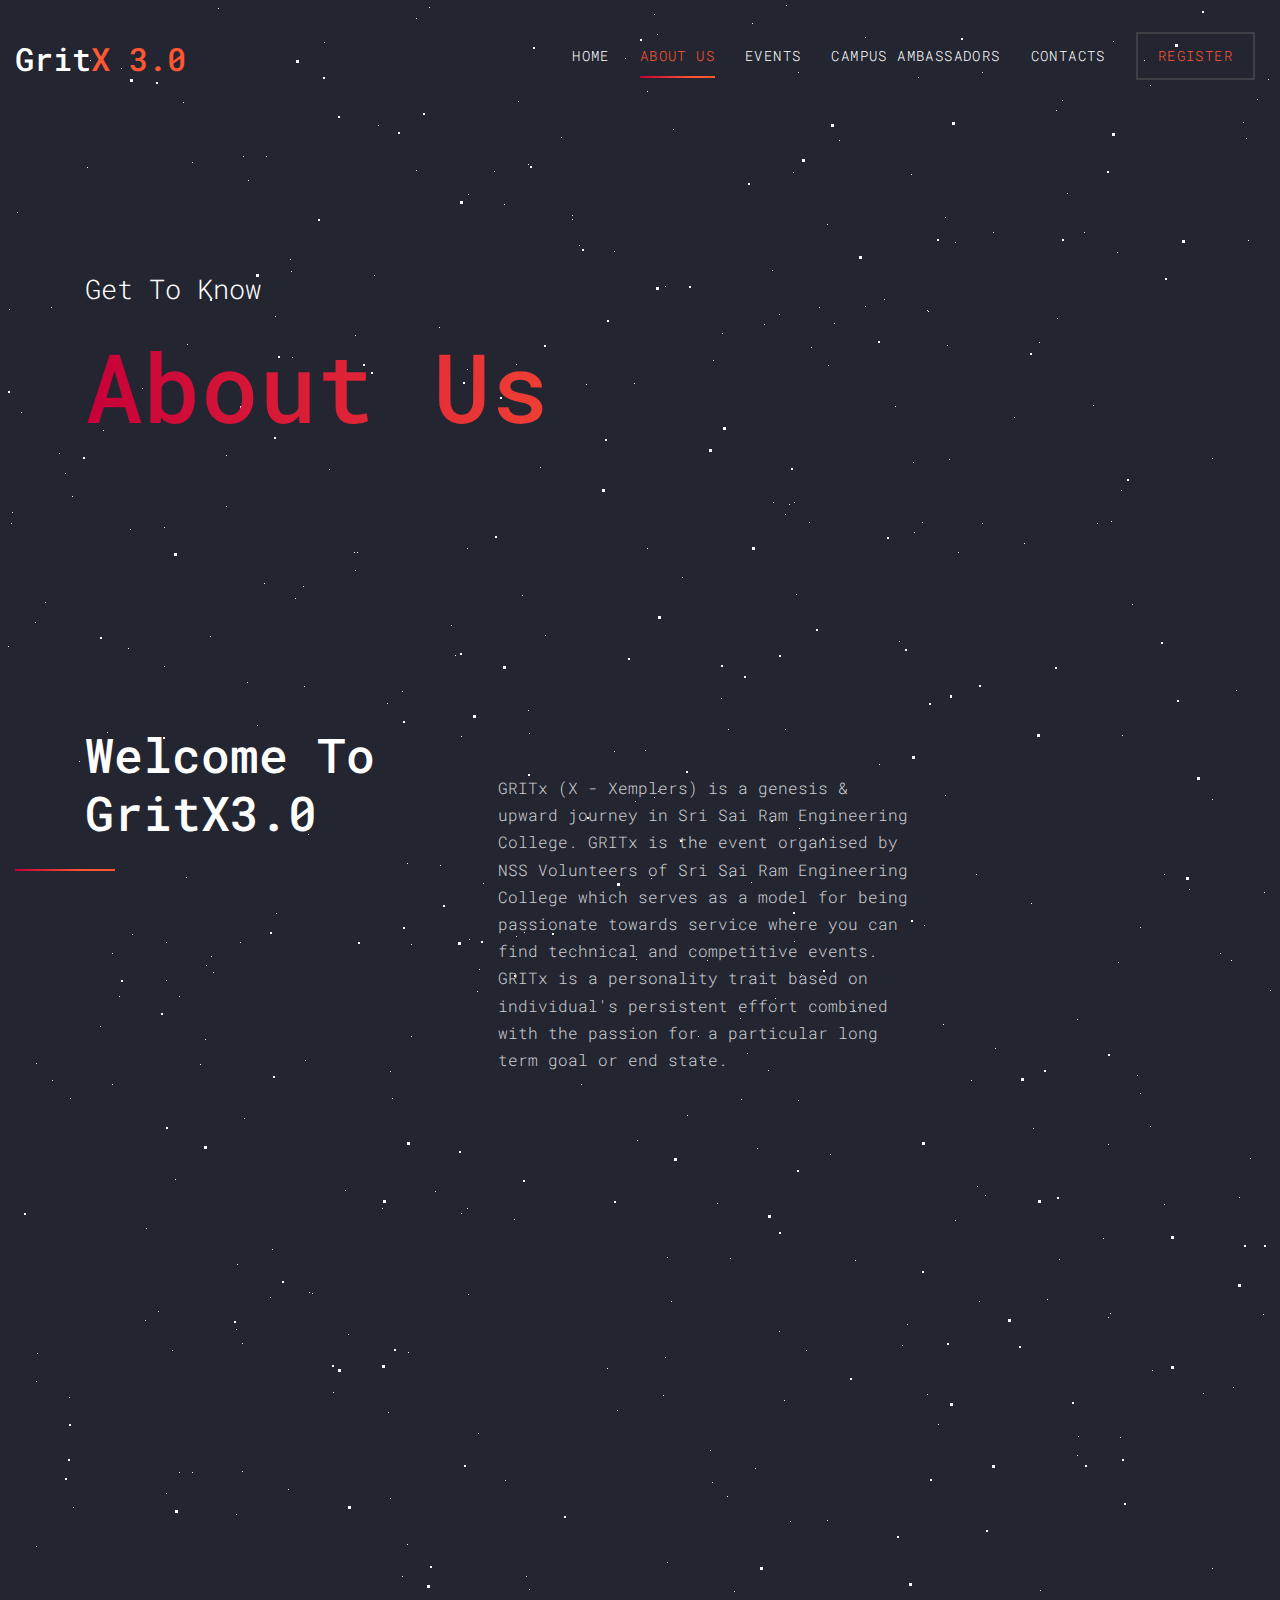
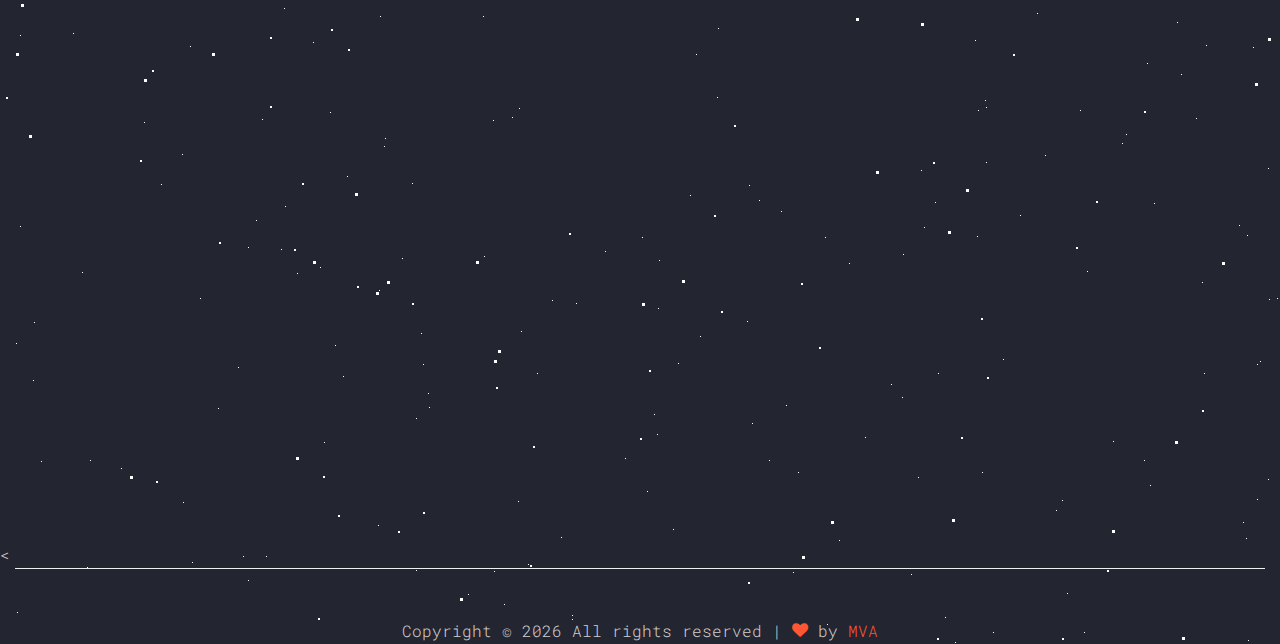
<file: main/about.html>
<!DOCTYPE html>
<html lang="en">
  <head>
    <title>Grit Xemplers</title>
    <meta charset="utf-8">
    <meta name="viewport" content="width=device-width, initial-scale=1, shrink-to-fit=no">

    <link href="https://fonts.googleapis.com/css?family=Roboto+Mono" rel="stylesheet">
    <link rel="stylesheet" href="fonts/icomoon/style.css">
    <link rel="stylesheet" href="css/bootstrap.min.css">
    <link rel="stylesheet" href="css/magnific-popup.css">
    <link rel="stylesheet" href="css/jquery-ui.css">
    <link rel="stylesheet" href="css/owl.carousel.min.css">
    <link rel="stylesheet" href="css/owl.theme.default.min.css">
    <link rel="stylesheet" href="css/bootstrap-datepicker.css">
    <link rel="stylesheet" href="fonts/flaticon/font/flaticon.css">
    <link rel="stylesheet" href="css/aos.css">

    <link rel="stylesheet" href="css/style.css">
	
	<link href='https://fonts.googleapis.com/css?family=Lato:300,400,700' rel='stylesheet' type='text/css'>
    <link rel="stylesheet" href="style2.css">
  </head>
  <body>
  
  <section class="wrapper">
        <div id="stars"></div>
        <div id="stars2"></div>
        <div id="stars3"></div>
        <div id="title">
            <span></span>
            <br>
            <span></span>
        </div>
    </section>
  
  <div class="site-wrap">

    <div class="site-mobile-menu">
      <div class="site-mobile-menu-header">
        <div class="site-mobile-menu-close mt-3">
          <span class="icon-close2 js-menu-toggle"></span>
        </div>
      </div>
      <div class="site-mobile-menu-body"></div>
    </div>
    
    <header class="site-navbar py-3" role="banner">
      <div class="container-fluid">
        <div class="row align-items-center">
          <div class="col-11 col-xl-2">
            <h1 class="mb-0"><a href="index.html" class="text-white h2 mb-0">Grit<span class="text-primary">X 3.0</span> </a></h1>
          </div>
          <div class="col-12 col-md-10 d-none d-xl-block">
            <nav class="site-navigation position-relative text-right" role="navigation">
              <ul class="site-menu js-clone-nav mx-auto d-none d-lg-block">
                <li><a href="index.html">Home</a></li>
                <li class="active"><a href="about.html">About Us</a></li>
                <li><a href="index.html#event">Events</a></li>
                <li><a href="news.html">Campus Ambassadors</a></li>
                <li><a href="contact.html">Contacts</a></li>
                <li class="cta"><a href="buy-tickets.html">Register</a></li>
              </ul>
            </nav>
          </div>
          <div class="d-inline-block d-xl-none ml-md-0 mr-auto py-3" style="position: relative; top: 3px;"><a href="#" class="site-menu-toggle js-menu-toggle text-white"><span class="icon-menu h3"></span></a></div>
          </div>
        </div>
      </div>
    </header>

    <div class="site-section site-hero inner">
      <div class="container">
        <div class="row align-items-center">
          <div class="col-md-10">
            <span class="d-block mb-3 caption" data-aos="fade-up">Get To Know</span>
            <h1 class="d-block mb-4" data-aos="fade-up" data-aos-delay="100">About Us</h1>
          </div>
        </div>
      </div>
    </div>

    <div class="site-section">
      <div class="container">
        <div class="row mb-5">
          <div class="col-lg-4 ">
            <div class="site-section-heading" data-aos="fade-up" data-aos-delay="100">
			
              <h2>Welcome To GritX3.0</h2>
			  
            </div>
          </div>
          <div class="col-lg-5 mt-5 pl-lg-5" data-aos="fade-up" data-aos-delay="200">
            <p>GRITx (X - Xemplers) is a genesis & upward journey in Sri Sai Ram Engineering College. GRITx is the event organised by NSS Volunteers of Sri Sai Ram Engineering College which serves as a model for being passionate towards service where you can find technical and competitive events. GRITx is a personality trait based on individual's persistent effort combined with the passion for a particular long term goal or end state.</p>
           <!--  <p>voluptatem nulla repellendus enim perspiciatis reiciendis iusto assumenda neque quaerat quidem architecto.</p> -->
           <!--  <p>voluptatem nulla repellendus enim perspiciatis reiciendis iusto assumenda neque quaerat quidem architecto.</p> -->
          </div>
        </div>
        <div class="row mb-5">
          <div class="col-12" data-aos="fade-up" data-aos-delay="300">
            <img src="images/nssfinald.png" alt="Image" class="img-fluid">
          </div>
        </div>
        <div class="row">
          <div class="col-md-4" data-aos="fade-up" data-aos-delay="400"><span class="text-primary">About NSS</span></div>
          <div class="col-md-6" data-aos="fade-up" data-aos-delay="500">
		  <img src="images/logo1.png" alt="Italian Trulli" align="center" width="150" height="150">
		  
           <p><br> The National Service Scheme (NSS) is an Indian government-sponsored public service program conducted by the Ministry of Youth Affairs and Sports of the Government of India, popularly known as NSS. The scheme was launched in Gandhiji's Centenary year, 1969 aimed at developing student's personality through community service. NSS is a voluntary association of young people in Colleges, Universities and at +2 level working for a campus-community linkage. 
               </br> </p>
            <!-- <p>Cupiditate nostrum aliquam rem et, blanditiis iusto ipsa ab aspernatur tenetur ad! Dicta perspiciatis, laborum at natus hic nulla laboriosam, suscipit iusto quas animi, numquam sunt. Vel nemo aliquam asperiores.</p>
            <p class -->

           <!--  <div class="d-flex coordinator align-items-center">
              <div class="mr-4">
                <img src="images/person_2.jpg" alt="Image" class="img-fluid">
              </div>
            <!--  <!--  <!-- <<!-- --> <!-- pan>By <span class="text-white">Luke Jones</span> <br> Conference Coordinator</span -->
            </div> 
          </div>
        </div>
      </div>
    </div>



    <<!-- div class="site-section">
      <div class="container">
        <div class="row mb-5 justify-content-center">
          <div class="col-lg-4 mb-5">
            <div class="site-section-heading" data-aos="fade-up">
              <h2 class="text-center">Our Team</h2>
            </div>
          </div>
        </div>

        <div class="row">

          <div class="col-md-6 col-lg-4 mb-5 mb-lg-5" data-aos="fade-up" data-aos-delay="100">
            <div class="testimony text-center"> 
              <figure>
                <img src="images/person_1.jpg" alt="Image" class="img-fluid">
              </figure>
              <blockquote>
                <p class="author mb-0">Emely Peters</p>
                <p class="text-muted mb-4">Coordinator</p>
                <p>Lorem ipsum dolor sit amet, consectetur adipisicing elit. Maxime exercitationem alias reprehenderit error quidem aliquam ad minus, veritatis modi.&</p>
                
              </blockquote>
            </div>
          </div>

          <div class="col-md-6 col-lg-4 mb-5 mb-lg-5" data-aos="fade-up" data-aos-delay="200">
            <div class="testimony text-center">
              <figure>
                <img src="images/person_2.jpg" alt="Image" class="img-fluid">
              </figure>
              <blockquote>
                <p class="author mb-0">Alex Anchors</p>
                <p class="text-muted mb-4">Coordinator</p>
                <p>Lorem ipsum dolor sit amet, consectetur adipisicing elit. Maxime exercitationem alias reprehenderit error quidem aliquam ad minus, veritatis modi.&</p>
                
              </blockquote>
            </div>
          </div>

          <div class="col-md-6 col-lg-4 mb-5 mb-lg-5" data-aos="fade-up" data-aos-delay="300">
            <div class="testimony text-center">
              <figure>
                <img src="images/person_3.jpg" alt="Image" class="img-fluid">
              </figure>
              <blockquote>
                <p class="author mb-0">Aaron Thomas</p>
                <p class="text-muted mb-4">Coordinator</p>
                <p>Lorem ipsum dolor sit amet, consectetur adipisicing elit. Maxime exercitationem alias reprehenderit error quidem aliquam ad minus, veritatis modi.&</p>
                
              </blockquote>
            </div>
          </div>

          <div class="col-md-6 col-lg-4 mb-5 mb-lg-5" data-aos="fade-up" data-aos-delay="400">
            <div class="testimony text-center">
              <figure>
                <img src="images/person_1.jpg" alt="Image" class="img-fluid">
              </figure>
              <blockquote>
                <p class="author mb-0">Emely Peters</p>
                <p class="text-muted mb-4">Coordinator</p>
                <p>Lorem ipsum dolor sit amet, consectetur adipisicing elit. Maxime exercitationem alias reprehenderit error quidem aliquam ad minus, veritatis modi.&</p>
                
              </blockquote>
            </div>
          </div>

          <div class="col-md-6 col-lg-4 mb-5 mb-lg-5" data-aos="fade-up" data-aos-delay="500">
            <div class="testimony text-center">
              <figure>
                <img src="images/person_2.jpg" alt="Image" class="img-fluid">
              </figure>
              <blockquote>
                <p class="author mb-0">Alex Anchors</p>
                <p class="text-muted mb-4">Coordinator</p>
                <p>Lorem ipsum dolor sit amet, consectetur adipisicing elit. Maxime exercitationem alias reprehenderit error quidem aliquam ad minus, veritatis modi.&</p>
                
              </blockquote>
            </div>
          </div>

          <div class="col-md-6 col-lg-4 mb-5 mb-lg-5" data-aos="fade-up" data-aos-delay="600">
            <div class="testimony text-center">
              <figure>
                <img src="images/person_3.jpg" alt="Image" class="img-fluid">
              </figure>
              <blockquote>
                <p class="author mb-0">Aaron Thomas</p>
                <p class="text-muted mb-4">Coordinator</p>
                <p>Lorem ipsum dolor sit amet, consectetur adipisicing elit. Maxime exercitationem alias reprehenderit error quidem aliquam ad minus, veritatis modi.&</p>
                
              </blockquote>
            </div>
          </div>
        </div>



        

      </div>
    </div>

    <div class="site-section">
      <div class="container">
        <div class="row mb-5">
          <div class="col-lg-4 ">
            <div class="site-section-heading" data-aos="fade-up">
              <h2>Sponsors</h2>
            </div>
          </div>
          <div class="col-lg-6 mt-5 pl-lg-5" data-aos="fade-up" data-aos-delay="100">
            <p>Lorem ipsum dolor sit amet consectetur adipisicing elit. Natus error deleniti dolores necessitatibus eligendi. Nesciunt repellendus ab voluptatibus.</p>
          </div>
        </div>
        <div class="row">
          <div class="col-md-6 col-lg-4 mb-5 mb-lg-0" data-aos="fade" data-aos-delay="200">
            <img src="images/logo_1.png" alt="Image" class="img-fluid">
          </div>
          <div class="col-md-6 col-lg-4 mb-5 mb-lg-0" data-aos="fade" data-aos-delay="300">
            <img src="images/logo_2.png" alt="Image" class="img-fluid">
          </div>
          <div class="col-md-6 col-lg-4 mb-5 mb-lg-0" data-aos="fade" data-aos-delay="400">
            <img src="images/logo_3.png" alt="Image" class="img-fluid">
          </div>

          <div class="col-md-6 col-lg-4 mb-5 mb-lg-0" data-aos="fade" data-aos-delay="500">
            <img src="images/logo_4.png" alt="Image" class="img-fluid">
          </div>
          <div class="col-md-6 col-lg-4 mb-5 mb-lg-0" data-aos="fade" data-aos-delay="600">
            <img src="images/logo_5.png" alt="Image" class="img-fluid">
          </div>
          <div class="col-md-6 col-lg-4 mb-5 mb-lg-0" data-aos="fade" data-aos-delay="700">
            <img src="images/logo_6.png" alt="Image" class="img-fluid">
          </div>

        </div>
      </div>
    </div>


    
      
    <footer class="site-footer">
      <div class="container">
        <div class="row mb-5">
          <div class="col-md-4">
            <h2 class="footer-heading text-uppercase mb-4">About Event</h2>
            <p>Lorem ipsum dolor sit amet consectetur adipisicing elit aliquid quibusdam fugit architecto.</p>
          </div>
          <div class="col-md-3 ml-auto">
            <h2 class="footer-heading text-uppercase mb-4">Quick Links</h2>
            <ul class="list-unstyled">
              <li><a href="#">About Us</a></li>
              <li><a href="#">Speakers</a></li>
              <li><a href="#">Gallery</a></li>
              <li><a href="#">Contact Us</a></li>
            </ul>
          </div>
          <div class="col-md-4">
            <h2 class="footer-heading text-uppercase mb-4">Connect with Us</h2>
            <p>
              <a href="#" class="p-2 pl-0"><span class="icon-facebook"></span></a>
              <a href="#" class="p-2"><span class="icon-twitter"></span></a>
              <a href="#" class="p-2"><span class="icon-youtube"></span></a>
              <a href="#" class="p-2"><span class="icon-instagram"></span></a>
            </p>
          </div>
        </div>
        <div class="row"> -->
          
            <div class="col-md-12 text-center">
              <div class="border-top pt-5">
              <p>
              <!-- Link back to Colorlib can't be removed. Template is licensed under CC BY 3.0. -->
              Copyright &copy; <script>document.write(new Date().getFullYear());</script> All rights reserved | <i class="icon-heart text-primary" aria-hidden="true"></i> by <a href="https://colorlib.com" target="_blank" >MVA</a>
              <!-- Link back to Colorlib can't be removed. Template is licensed under CC BY 3.0. -->
              </p>
            </div>
          </div>
        </div>
      </div>
    </footer>
    
  </div>

  <script src="js/jquery-3.3.1.min.js"></script>
  <script src="js/jquery-migrate-3.0.1.min.js"></script>
  <script src="js/jquery-ui.js"></script>
  <script src="js/popper.min.js"></script>
  <script src="js/bootstrap.min.js"></script>
  <script src="js/owl.carousel.min.js"></script>
  <script src="js/jquery.stellar.min.js"></script>
  <script src="js/jquery.countdown.min.js"></script>
  <script src="js/jquery.magnific-popup.min.js"></script>
  <script src="js/bootstrap-datepicker.min.js"></script>
  <script src="js/aos.js"></script>

  <script src="js/main.js"></script>
    
  </body>
</html>
</file>
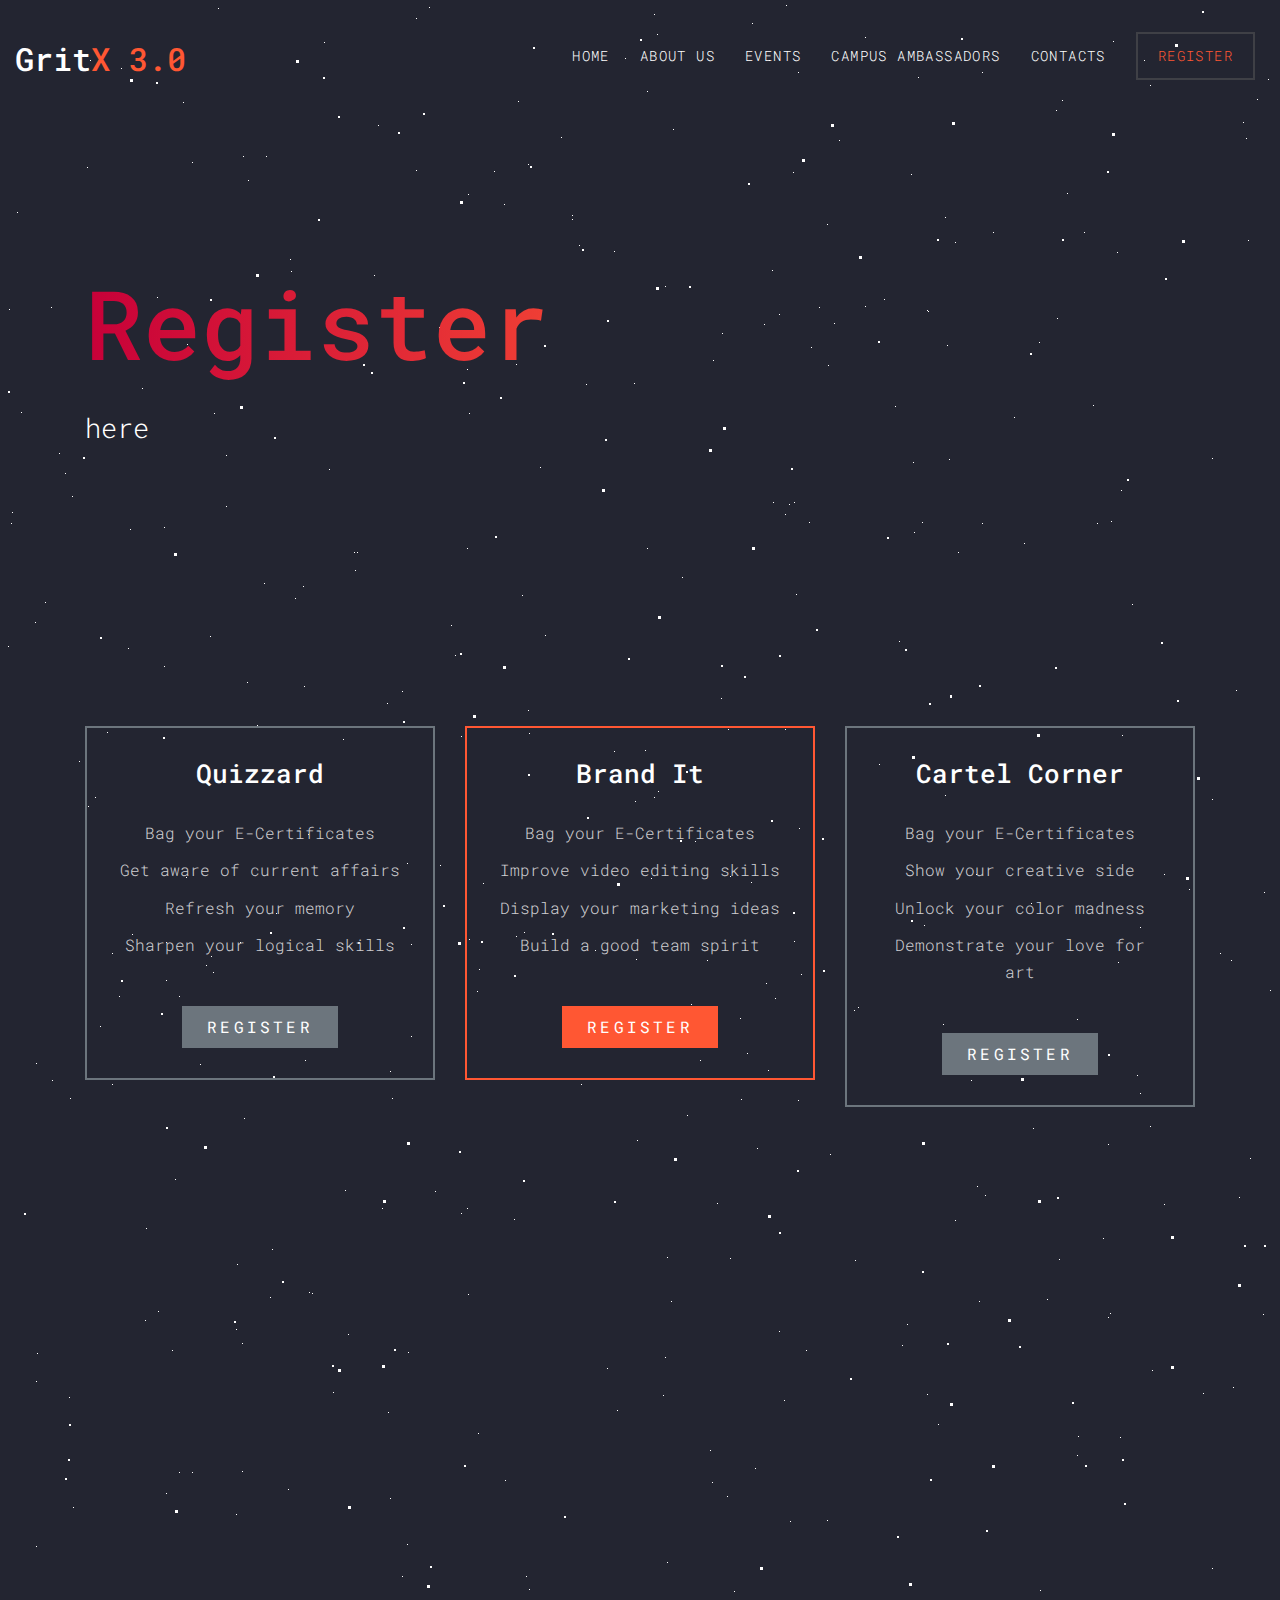
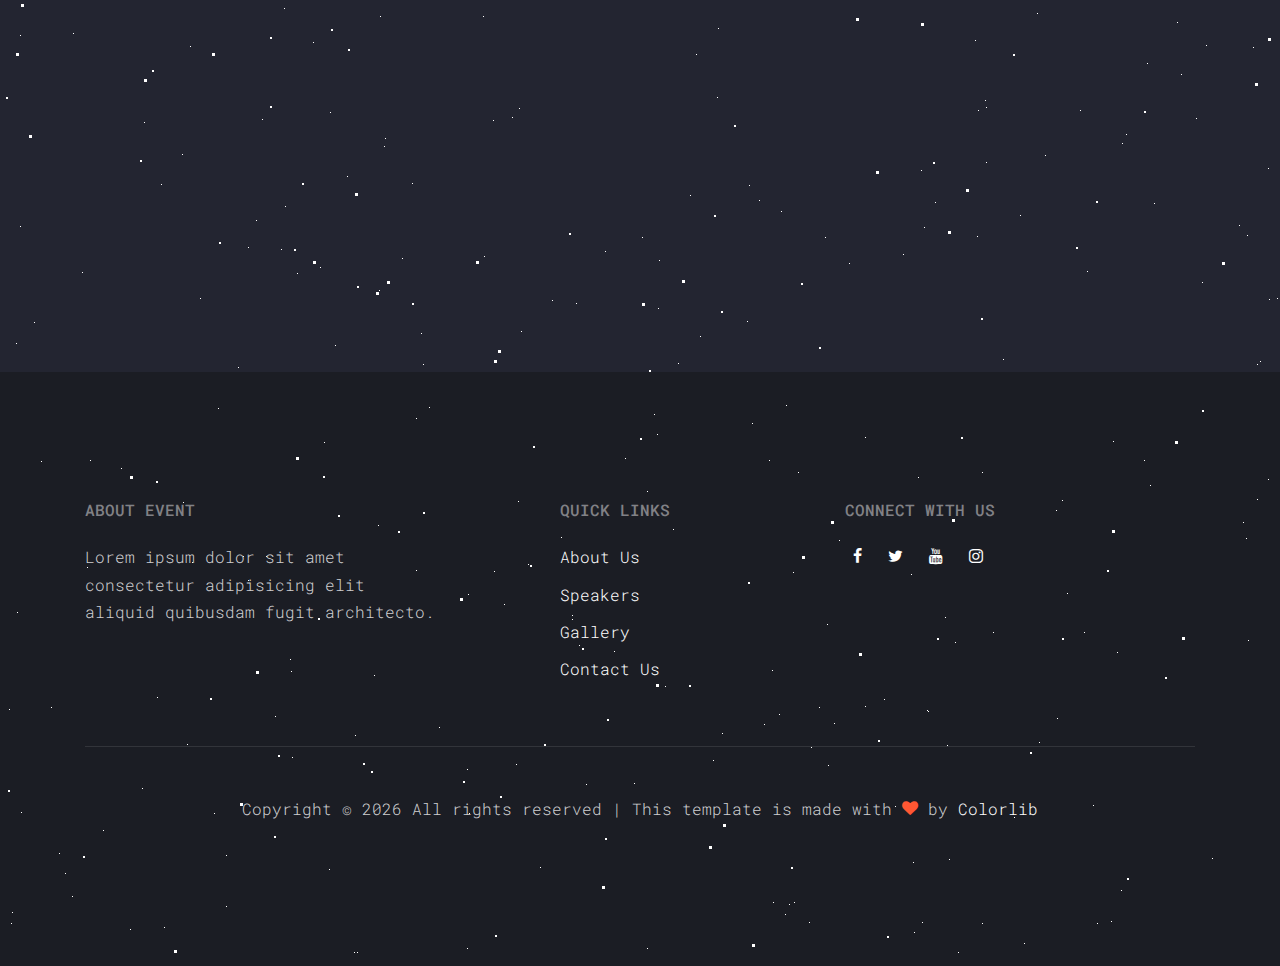
<file: main/buy-tickets.html>
<!DOCTYPE html>
<html lang="en">
  <head>
    <title>GritX 3.0</title>
    <meta charset="utf-8">
    <meta name="viewport" content="width=device-width, initial-scale=1, shrink-to-fit=no">

    <link href="https://fonts.googleapis.com/css?family=Roboto+Mono" rel="stylesheet">
    <link rel="stylesheet" href="fonts/icomoon/style.css">
    <link rel="stylesheet" href="css/bootstrap.min.css">
    <link rel="stylesheet" href="css/magnific-popup.css">
    <link rel="stylesheet" href="css/jquery-ui.css">
    <link rel="stylesheet" href="css/owl.carousel.min.css">
    <link rel="stylesheet" href="css/owl.theme.default.min.css">
    <link rel="stylesheet" href="css/bootstrap-datepicker.css">
    <link rel="stylesheet" href="fonts/flaticon/font/flaticon.css">
    <link rel="stylesheet" href="css/aos.css">

    <link rel="stylesheet" href="css/style.css">
	
	 <link href='https://fonts.googleapis.com/css?family=Lato:300,400,700' rel='stylesheet' type='text/css'>
    <link rel="stylesheet" href="style2.css">
  </head>
  <body>
  
  <section class="wrapper">
        <div id="stars"></div>
        <div id="stars2"></div>
        <div id="stars3"></div>
        <div id="title">
            <span></span>
            <br>
            <span></span>
        </div>
    </section>
  
  <div class="site-wrap">

    <div class="site-mobile-menu">
      <div class="site-mobile-menu-header">
        <div class="site-mobile-menu-close mt-3">
          <span class="icon-close2 js-menu-toggle"></span>
        </div>
      </div>
      <div class="site-mobile-menu-body"></div>
    </div>
    
    <header class="site-navbar py-3" role="banner">
      <div class="container-fluid">
        <div class="row align-items-center">
          <div class="col-11 col-xl-2">
            <h1 class="mb-0"><a href="index.html" class="text-white h2 mb-0">Grit<span class="text-primary">X 3.0</span> </a></h1>
          </div>
          <div class="col-12 col-md-10 d-none d-xl-block">
            <nav class="site-navigation position-relative text-right" role="navigation">
              <ul class="site-menu js-clone-nav mx-auto d-none d-lg-block">
                <li><a href="index.html">Home</a></li>
                <li><a href="about.html">About Us</a></li>
                <li><a href="=index.html#events">Events</a></li>
                <li><a href="news.html">Campus Ambassadors</a></li>
                <li class=""><a href="contact.html">Contacts</a></li>
                <li class="cta"><a href="buy-tickets.html">Register</a></li>
              </ul>
            </nav>
          </div>
          <div class="d-inline-block d-xl-none ml-md-0 mr-auto py-3" style="position: relative; top: 3px;"><a href="#" class="site-menu-toggle js-menu-toggle text-white"><span class="icon-menu h3"></span></a></div>
          </div>
        </div>
      </div>
    </header>

    <div class="site-section site-hero inner">
      <div class="container">
        <div class="row align-items-center">
          <div class="col-md-10">
		    <h1 class="d-block mb-4">Register</h1>
            <span class="d-block mb-3 caption">here</span>
            
          </div>
        </div>
      </div>
    </div>

    <div class="site-section">
      <div class="container">
        

        <div class="row">
          <div class="col-md-6 col-lg-4 mb-5 mb-lg-0"  data-aos="fade-up" data-aos-delay="200">
            <div class="pricing border-secondary text-center">
              <h2>Quizzard</h2>
              <!-- <div class="amount"><sup>$</sup><span class="number">190</span> </div> -->
              <ul class="list-unstyled mb-5">
                <li> Bag your E-Certificates </li>
                <li>Get aware of current affairs </li>
                <li>Refresh your memory </li>
                <li>Sharpen your logical skills </li>
               <!--  <li>Free Snacks</li> -->
              </ul>
              <div><a href="https://docs.google.com/forms/d/e/1FAIpQLSdWllZa1amTW0nL6skA1BH4q-UJk24Sm-g-2jI40tzsVgP96g/viewform?vc=0&c=0&w=1&flr=0" class="btn btn-secondary px-4 py-2">Register</a></div>
            </div>
          </div>

          <div class="col-md-6 col-lg-4 mb-5 mb-lg-0" data-aos="fade-up" data-aos-delay="300">
            <div class="pricing border-primary text-center">
              <h2>Brand It</h2>
              <!-- <div class="amount"><sup>$</sup><span class="number">289</span> </div> -->
              <ul class="list-unstyled mb-5">
                <li>Bag your E-Certificates</li>
                <li>Improve video editing skills</li>
                <li>Display your marketing ideas</li>
                <li>Build a good team spirit</li>
                <!-- <li>Free Snacks</li> -->
              </ul>
              <div><a href="https://docs.google.com/forms/d/e/1FAIpQLSfeokjK8W_3yWN66QRaZrb2WxE572wTf8fx3eYy-sfPZH9aEQ/viewform" class="btn btn-primary px-4 py-2">Register</a></div>
            </div>
          </div>

          <div class="col-md-6 col-lg-4 mb-5 mb-lg-0" data-aos="fade-up" data-aos-delay="400">
            <div class="pricing border-secondary text-center">
              <h2>Cartel Corner</h2>
              <!-- <div class="amount"><sup>$</sup><span class="number"></span> </div> -->
              <ul class="list-unstyled mb-5">
                <li>Bag your E-Certificates</li>
                <li>Show your creative side</li>
                <li>Unlock your color madness</li>
                <li>Demonstrate your love for art</li>
               <!--  <li>Free Snacks</li> -->
              </ul>
              <div><a href="https://docs.google.com/forms/d/e/1FAIpQLSehq3v6S_SgejdvO3SlEDltOUvVp3L7A_vVRYJsrEFdXLQm-w/viewform" class="btn btn-secondary px-4 py-2">Register</a></div>
            </div>
          </div>
        </div>
      </div>
    </div>
	
	
	<div class="site-section">
      <div class="container">
        

        <div class="row">
          <div class="col-md-6 col-lg-4 mb-5 mb-lg-0"  data-aos="fade-up" data-aos-delay="200">
            <div class="pricing border-secondary text-center">
              <h2>Fun Daze</h2>
             <!--  <div class="amount"><sup>$</sup><span class="number">190</span> </div> -->
              <ul class="list-unstyled mb-5">
                <li>Bag your E-Certificates</li>
                <li>Fun</li>
                <li>Just Fun</li>
                <li>Fun and nothing else</li>
                <!-- <li>Free Snacks</li> -->
              </ul>
              <div><a href="https://docs.google.com/forms/d/e/1FAIpQLSd8dNdP0tlsUW0ojYJpr7jG7VLuE2J6m0EoRzA7s2dJw9F0eg/viewform" class="btn btn-secondary px-4 py-2">Register</a></div>
            </div>
          </div>

          <div class="col-md-6 col-lg-4 mb-5 mb-lg-0" data-aos="fade-up" data-aos-delay="300">
            <div class="pricing border-primary text-center">
              <h2>Click Click</h2>
              <!-- <div class="amount"><sup>$</sup><span class="number">289</span> </div> -->
              <ul class="list-unstyled mb-5">
                <li>Bag your E-Certificates</li>
                <li>Explore  photography</li>
                <li>Know your camera's language</li>
                <li>Understand your focal length</li>
                <!-- <li>Free Snacks</li> -->
              </ul>
              <div><a href="https://docs.google.com/forms/d/e/1FAIpQLSeteVA-2cNSHm4M0v1Nu1iwkqA9XudOqXdlHsfUKgnVTL_JBA/viewform" class="btn btn-primary px-4 py-2">Register</a></div>
            </div>
          </div>

          <div class="col-md-6 col-lg-4 mb-5 mb-lg-0" data-aos="fade-up" data-aos-delay="400">
            <div class="pricing border-secondary text-center">
              <h2>Campus Ambassadors</h2>
              <!-- <div class="amount"><sup>$</sup><span class="number">490</span> </div> -->
              <ul class="list-unstyled mb-5">
                <li>Bag your E-Certificates</li>
                <li>Network with people</li>
                <li>Master sociology</li>
                <li>Represent your college</li>
                <!-- <li>Free Snacks</li> -->
              </ul>
              <div><a href="https://docs.google.com/forms/d/e/1FAIpQLSdB1hAhNgpKasE7YCUYVNs7KaOGM17Nnat1XxyFgyk0kuTDSg/viewform" class="btn btn-secondary px-4 py-2">Register</a></div>
            </div>
          </div>
        </div>
      </div>
    </div>
	
	
	
	
	
	
       <!--  <div class="row">
          <div class="col-md-6 col-lg-4 mb-5 mb-lg-0"  data-aos="fade-up" data-aos-delay="200">
            <div class="pricing border-secondary text-center">
              <h2>Fun Daze</h2>
              <div class="amount"><sup>$</sup><span class="number">190</span> </div>
              <ul class="list-unstyled mb-5">
                <li>1-Day Entrance</li>
                <li>Essential Access</li>
                <li>1 Guest Ticket</li>
                <li>1 Workshop</li>
                <li>Free Snacks</li>
              </ul>
              <div><a href="#" class="btn btn-secondary px-4 py-2">Register</a></div>
            </div>
          </div>
    
	
	<div class="col-md-6 col-lg-4 mb-5 mb-lg-0" data-aos="fade-up" data-aos-delay="300">
            <div class="pricing border-primary text-center">
              <h2>Click Click</h2>
              <div class="amount"><sup>$</sup><span class="number">289</span> </div>
              <ul class="list-unstyled mb-5">
                <li>1-Day Entrance</li>
                <li>Essential Access</li>
                <li>1 Guest Ticket</li>
                <li>1 Workshop</li>
                <li>Free Snacks</li>
              </ul>
              <div><a href="#" class="btn btn-primary px-4 py-2">Register</a></div>
            </div>
          </div>
		  
		  <div class="row">
          <div class="col-md-6 col-lg-4 mb-5 mb-lg-0"  data-aos="fade-up" data-aos-delay="200">
            <div class="pricing border-secondary text-center">
              <h2>Campus Ambassadors</h2>
              <div class="amount"><sup>$</sup><span class="number">190</span> </div>
              <ul class="list-unstyled mb-5">
                <li>1-Day Entrance</li>
                <li>Essential Access</li>
                <li>1 Guest Ticket</li>
                <li>1 Workshop</li>
                <li>Free Snacks</li>
              </ul>
              <div><a href="#" class="btn btn-secondary px-4 py-2">Register</a></div>
            </div>
          </div> -->

   <!--  <div class="site-section" data-aos="fade">
      <div class="container">
        <div class="row mb-5 justify-content-center">
          <div class="col-lg-4 mb-5">
            <div class="site-section-heading">
              <h2 class="text-center">Testimonials</h2>
            </div>
          </div>
        </div>

        <div class="slide-one-item home-slider owl-carousel">
          
          <div class="row justify-content-center">

            <div class="testimony text-center col-md-5">
              <figure>
                <img src="images/person_1.jpg" alt="Image" class="img-fluid">
              </figure>
              <blockquote>
                <p>&ldquo;Lorem ipsum dolor sit amet, consectetur adipisicing elit. Maxime exercitationem alias reprehenderit error quidem aliquam ad minus, veritatis modi.&rdquo;</p>
                <p class="author">&mdash; Emely Peters</p>
              </blockquote>
            </div>
          </div>

          <div class="row justify-content-center">
           <div class="testimony text-center col-md-5">
              <figure>
                <img src="images/person_2.jpg" alt="Image" class="img-fluid">
              </figure>
              <blockquote>
                <p>&ldquo;Lorem ipsum dolor sit amet, consectetur adipisicing elit. Maxime exercitationem alias reprehenderit error quidem aliquam ad minus, veritatis modi.&rdquo;</p>
                <p class="author">&mdash; Alex Anchors</p>
              </blockquote>
            </div>
          </div>

          <div class="row justify-content-center">
            <div class="testimony text-center col-md-5">
              <figure>
                <img src="images/person_3.jpg" alt="Image" class="img-fluid">
              </figure>
              <blockquote>
                <p>&ldquo;Lorem ipsum dolor sit amet, consectetur adipisicing elit. Maxime exercitationem alias reprehenderit error quidem aliquam ad minus, veritatis modi.&rdquo;</p>
                <p class="author">&mdash; Aaron Thomas</p>
              </blockquote>
            </div>
          </div>

          <div class="row justify-content-center">
            <div class="testimony text-center col-md-5">
              <figure>
                <img src="images/person_1.jpg" alt="Image" class="img-fluid">
              </figure>
              <blockquote>
                <p>&ldquo;Lorem ipsum dolor sit amet, consectetur adipisicing elit. Maxime exercitationem alias reprehenderit error quidem aliquam ad minus, veritatis modi.&rdquo;</p>
                <p class="author">&mdash; Emely Peters</p>
              </blockquote>
            </div>
          </div>

          <div class="row justify-content-center">
           <div class="testimony text-center col-md-5">
              <figure>
                <img src="images/person_2.jpg" alt="Image" class="img-fluid">
              </figure>
              <blockquote>
                <p>&ldquo;Lorem ipsum dolor sit amet, consectetur adipisicing elit. Maxime exercitationem alias reprehenderit error quidem aliquam ad minus, veritatis modi.&rdquo;</p>
                <p class="author">&mdash; Alex Anchors</p>
              </blockquote>
            </div>
          </div>

          <div class="row justify-content-center">
            <div class="testimony text-center col-md-5">
              <figure>
                <img src="images/person_3.jpg" alt="Image" class="img-fluid">
              </figure>
              <blockquote>
                <p>&ldquo;Lorem ipsum dolor sit amet, consectetur adipisicing elit. Maxime exercitationem alias reprehenderit error quidem aliquam ad minus, veritatis modi.&rdquo;</p>
                <p class="author">&mdash; Aaron Thomas</p>
              </blockquote>
            </div>
          </div>

        </div> -->




        
      </div>
    </div>
    
      
    <footer class="site-footer">
      <div class="container">
        <div class="row mb-5">
          <div class="col-md-4">
            <h2 class="footer-heading text-uppercase mb-4">About Event</h2>
            <p>Lorem ipsum dolor sit amet consectetur adipisicing elit aliquid quibusdam fugit architecto.</p>
          </div>
          <div class="col-md-3 ml-auto">
            <h2 class="footer-heading text-uppercase mb-4">Quick Links</h2>
            <ul class="list-unstyled">
              <li><a href="#">About Us</a></li>
              <li><a href="#">Speakers</a></li>
              <li><a href="#">Gallery</a></li>
              <li><a href="#">Contact Us</a></li>
            </ul>
          </div>
          <div class="col-md-4">
            <h2 class="footer-heading text-uppercase mb-4">Connect with Us</h2>
            <p>
              <a href="#" class="p-2 pl-0"><span class="icon-facebook"></span></a>
              <a href="#" class="p-2"><span class="icon-twitter"></span></a>
              <a href="#" class="p-2"><span class="icon-youtube"></span></a>
              <a href="#" class="p-2"><span class="icon-instagram"></span></a>
            </p>
          </div>
        </div>
        <div class="row">
          
            <div class="col-md-12 text-center">
              <div class="border-top pt-5">
              <p>
              <!-- Link back to Colorlib can't be removed. Template is licensed under CC BY 3.0. -->
              Copyright &copy; <script>document.write(new Date().getFullYear());</script> All rights reserved | This template is made with <i class="icon-heart text-primary" aria-hidden="true"></i> by <a href="https://colorlib.com" target="_blank" >Colorlib</a>
              <!-- Link back to Colorlib can't be removed. Template is licensed under CC BY 3.0. -->
              </p>
            </div>
          </div>
        </div>
      </div>
    </footer>
    
  </div>

  <script src="js/jquery-3.3.1.min.js"></script>
  <script src="js/jquery-migrate-3.0.1.min.js"></script>
  <script src="js/jquery-ui.js"></script>
  <script src="js/popper.min.js"></script>
  <script src="js/bootstrap.min.js"></script>
  <script src="js/owl.carousel.min.js"></script>
  <script src="js/jquery.stellar.min.js"></script>
  <script src="js/jquery.countdown.min.js"></script>
  <script src="js/jquery.magnific-popup.min.js"></script>
  <script src="js/bootstrap-datepicker.min.js"></script>
  <script src="js/aos.js"></script>

  <script src="js/main.js"></script>
    
  </body>
</html>
</file>
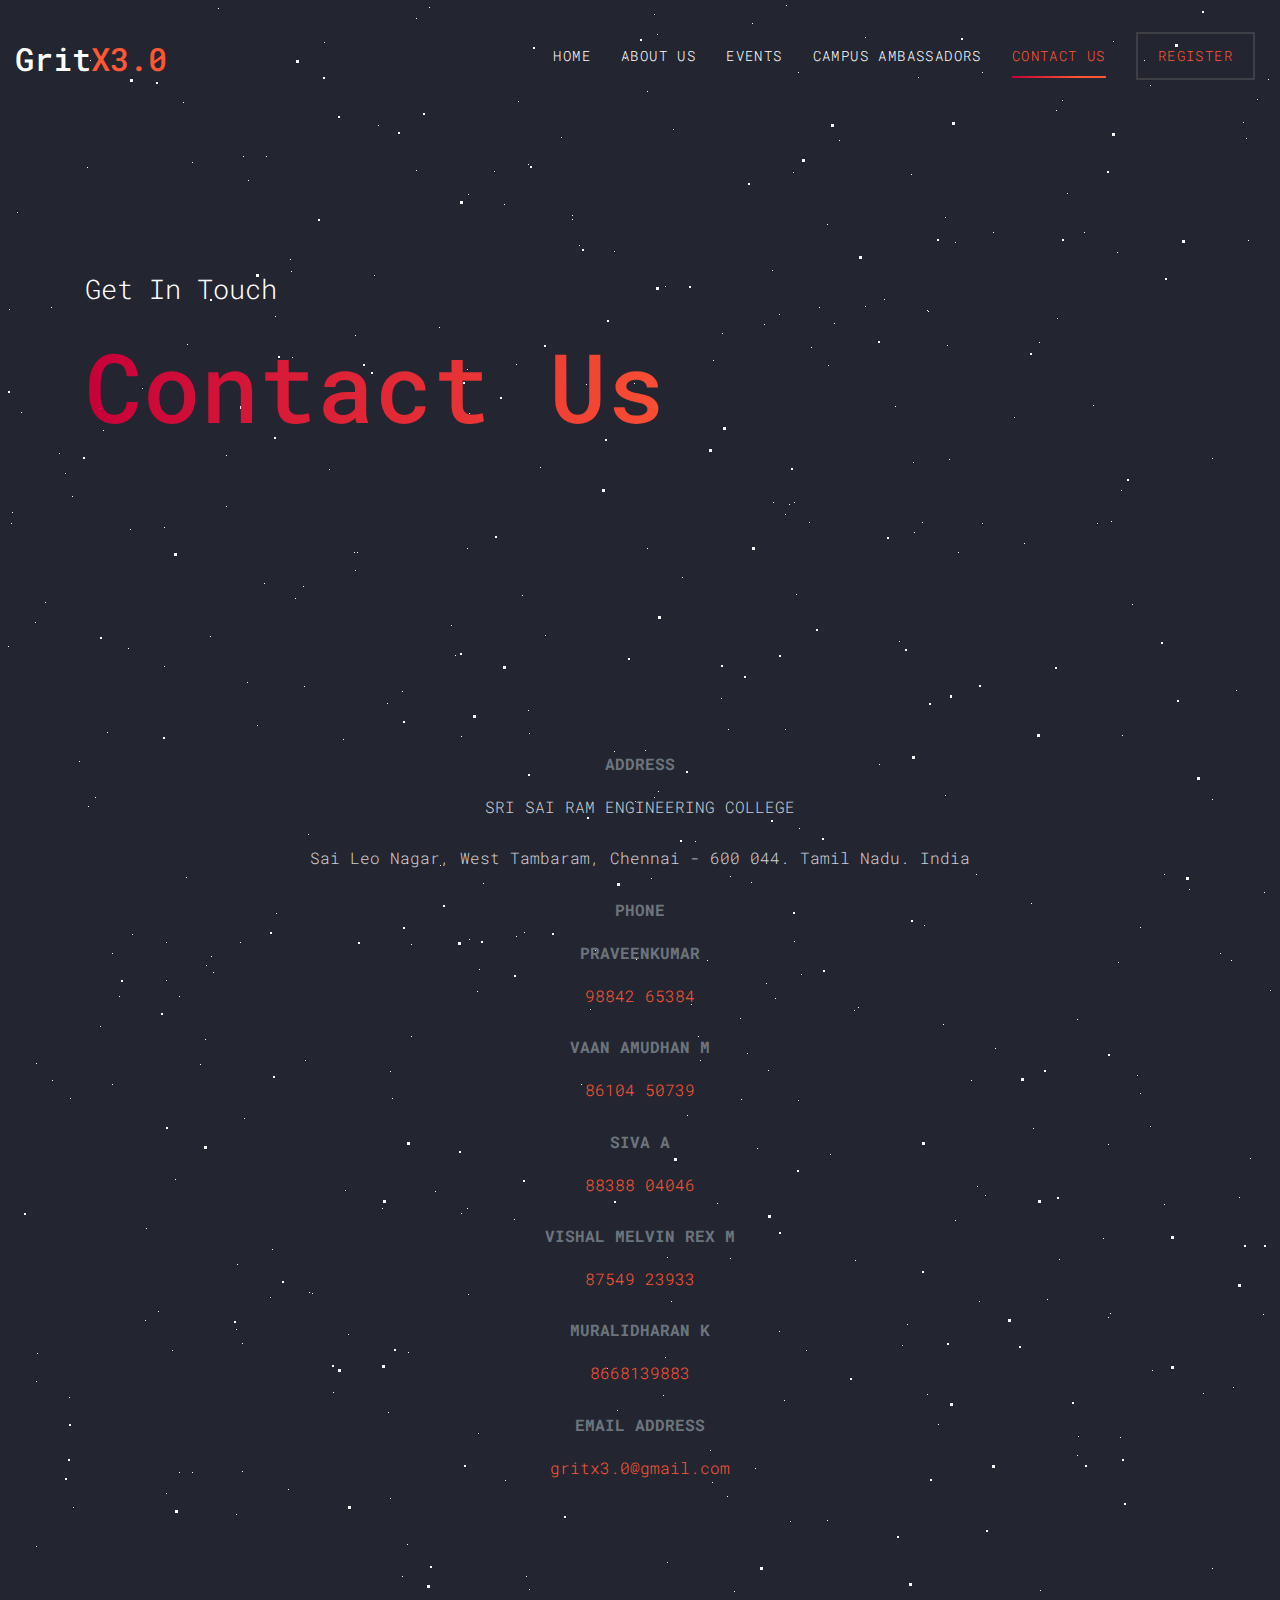
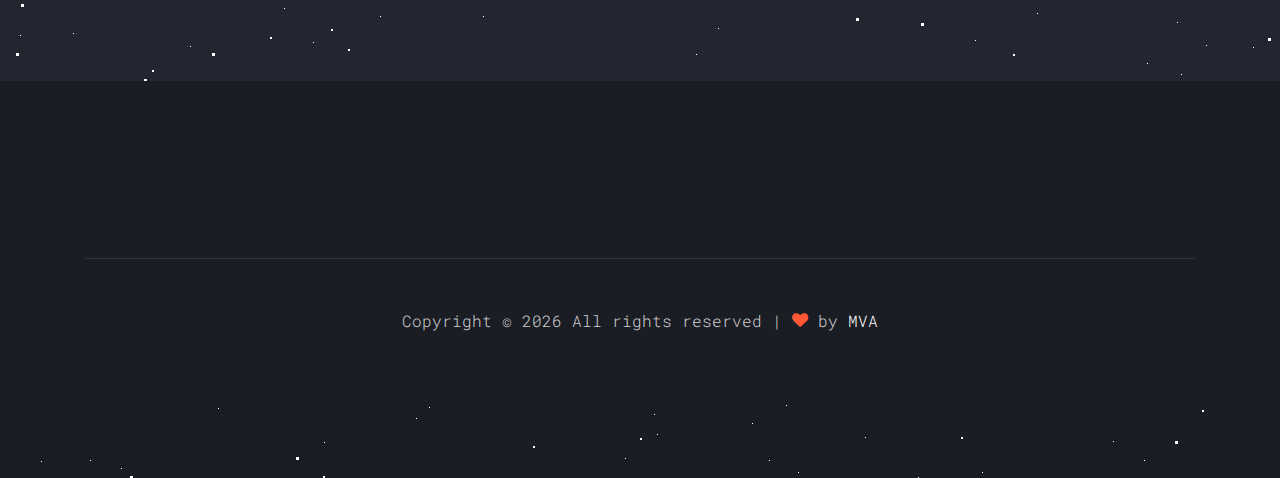
<file: main/contact.html>
<!DOCTYPE html>
<html lang="en">
  <head>
    <title>GritX3.0</title>
    <meta charset="utf-8">
    <meta name="viewport" content="width=device-width, initial-scale=1, shrink-to-fit=no">

    <link href="https://fonts.googleapis.com/css?family=Roboto+Mono" rel="stylesheet">
    <link rel="stylesheet" href="fonts/icomoon/style.css">
    <link rel="stylesheet" href="css/bootstrap.min.css">
    <link rel="stylesheet" href="css/magnific-popup.css">
    <link rel="stylesheet" href="css/jquery-ui.css">
    <link rel="stylesheet" href="css/owl.carousel.min.css">
    <link rel="stylesheet" href="css/owl.theme.default.min.css">
    <link rel="stylesheet" href="css/bootstrap-datepicker.css">
    <link rel="stylesheet" href="fonts/flaticon/font/flaticon.css">
    <link rel="stylesheet" href="css/aos.css">

    <link rel="stylesheet" href="css/style.css">
	
	
	 <link href='https://fonts.googleapis.com/css?family=Lato:300,400,700' rel='stylesheet' type='text/css'>
    <link rel="stylesheet" href="style2.css">
  </head>
  <body>
  
  
   <section class="wrapper">
        <div id="stars"></div>
        <div id="stars2"></div>
        <div id="stars3"></div>
        <div id="title">
            <span></span>
            <br>
            <span></span>
        </div>
    </section>
  <div class="site-wrap">

    <div class="site-mobile-menu">
      <div class="site-mobile-menu-header">
        <div class="site-mobile-menu-close mt-3">
          <span class="icon-close2 js-menu-toggle"></span>
        </div>
      </div>
      <div class="site-mobile-menu-body"></div>
    </div>
    
    <header class="site-navbar py-3" role="banner">
      <div class="container-fluid">
        <div class="row align-items-center">
          <div class="col-11 col-xl-2">
            <h1 class="mb-0"><a href="index.html" class="text-white h2 mb-0">Grit<span class="text-primary">X3.0</span> </a></h1>
          </div>
          <div class="col-12 col-md-10 d-none d-xl-block">
            <nav class="site-navigation position-relative text-right" role="navigation">
              <ul class="site-menu js-clone-nav mx-auto d-none d-lg-block">
                <li><a href="index.html">Home</a></li>
                <li><a href="about.html">About Us</a></li>
                <li><a href="index.html#event">Events</a></li>
                <li><a href="news.html">Campus Ambassadors</a></li>
                <li class="active"><a href="contact.html">Contact Us</a></li>
                <li class="cta"><a href="buy-tickets.html">Register</a></li>
              </ul>
            </nav>
          </div>
          <div class="d-inline-block d-xl-none ml-md-0 mr-auto py-3" style="position: relative; top: 3px;"><a href="#" class="site-menu-toggle js-menu-toggle text-white"><span class="icon-menu h3"></span></a></div>
          </div>
        </div>
      </div>
    </header>

    <div class="site-section site-hero inner">
      <div class="container">
        <div class="row align-items-center">
          <div class="col-md-10">
            <span class="d-block mb-3 caption" data-aos="fade-up">Get In Touch</span>
            <h1 class="d-block mb-4" data-aos="fade-up" data-aos-delay="100">Contact Us</h1>
          </div>
        </div>
      </div>
    </div>

   <!--  <div class="site-section">
      <div class="container">
        <div class="row">
          <div class="col-md-6" data-aos="fade-up">
            <form action="#">
             

              <div class="row form-group">
                <div class="col-md-6 mb-3 mb-md-0">
                  <label class="" for="fname">First Name</label>
                  <input type="text" id="fname" class="form-control">
                </div>
                <div class="col-md-6">
                  <label class="" for="lname">Last Name</label>
                  <input type="text" id="lname" class="form-control">
                </div>
              </div>

              <div class="row form-group">
                
                <div class="col-md-12">
                  <label class="" for="email">Email</label> 
                  <input type="email" id="email" class="form-control">
                </div>
              </div>

              <div class="row form-group">
                
                <div class="col-md-12">
                  <label class="" for="subject">Subject</label> 
                  <input type="subject" id="subject" class="form-control">
                </div>
              </div>

              <div class="row form-group">
                <div class="col-md-12">
                  <label class="" for="message">Message</label> 
                  <textarea name="message" id="message" cols="30" rows="7" class="form-control"></textarea>
                </div>
              </div>

              <div class="row form-group">
                <div class="col-md-12">
                  <input type="submit" value="Send Message" class="btn btn-primary py-2 px-4 text-white">
                </div>
              </div>
 -->
  <center>
            </form>
          </div>
          <div class="site-section" data-aos="fade-up" data-aos-delay="100">
            <div class="p-4 mb-3">
              <p class="mb-0 font-weight-bold text-secondary text-uppercase mb-3">Address</p>
              <p class="mb-4">SRI SAI RAM ENGINEERING COLLEGE</p>
            <p class="mb-4" > Sai Leo Nagar, West Tambaram,
Chennai - 600 044.
Tamil Nadu. India</p>
              
			  <p class="mb-0 font-weight-bold text-secondary text-uppercase mb-3">Phone </p>
              <p class="mb-0 font-weight-bold text-secondary text-uppercase mb-3">Praveenkumar</p>
              <p class="mb-4"><a href="tel:98842 65384">98842 65384</a></p>
			  
			  <p class="mb-0 font-weight-bold text-secondary text-uppercase mb-3">Vaan Amudhan M</p>
              <p class="mb-4"><a href="tel:86104 50739">86104 50739</a></p>
			  <p class="mb-0 font-weight-bold text-secondary text-uppercase mb-3">Siva A</p>
              <p class="mb-4"><a href="tel:88388 04046">88388 04046</a></p>
			  <p class="mb-0 font-weight-bold text-secondary text-uppercase mb-3">Vishal Melvin Rex M  </p>
              <p class="mb-4"><a href="tel:87549 23933">87549 23933</a></p>
			  <p class="mb-0 font-weight-bold text-secondary text-uppercase mb-3">Muralidharan K </p>
              <p class="mb-4"><a href="tel:8668139883">8668139883</a></p>


              <p class="mb-0 font-weight-bold text-secondary text-uppercase mb-3">Email Address</p>
              <p class="mb-0"><a href="mailto:gritx3.0@gmail.com">gritx3.0@gmail.com</a></p>

            </div>
          </div>
        </div>
      </div>
    </div>
	</center>
    

    <!-- <div class="site-section" data-aos="fade">
      <div class="container">
        <div class="row mb-5 justify-content-center">
          <div class="col-lg-4 mb-5">
            <div class="site-section-heading">
              <h2 class="text-center">Testimonials</h2>
            </div>
          </div>
        </div>

        <div class="slide-one-item home-slider owl-carousel">
          
          <div class="row justify-content-center">

            <div class="testimony text-center col-md-5">
              <figure>
                <img src="images/person_1.jpg" alt="Image" class="img-fluid">
              </figure>
              <blockquote>
                <p>&ldquo;Lorem ipsum dolor sit amet, consectetur adipisicing elit. Maxime exercitationem alias reprehenderit error quidem aliquam ad minus, veritatis modi.&rdquo;</p>
                <p class="author">&mdash; Emely Peters</p>
              </blockquote>
            </div>
          </div>

          <div class="row justify-content-center">
           <div class="testimony text-center col-md-5">
              <figure>
                <img src="images/person_2.jpg" alt="Image" class="img-fluid">
              </figure>
              <blockquote>
                <p>&ldquo;Lorem ipsum dolor sit amet, consectetur adipisicing elit. Maxime exercitationem alias reprehenderit error quidem aliquam ad minus, veritatis modi.&rdquo;</p>
                <p class="author">&mdash; Alex Anchors</p>
              </blockquote>
            </div>
          </div>

          <div class="row justify-content-center">
            <div class="testimony text-center col-md-5">
              <figure>
                <img src="images/person_3.jpg" alt="Image" class="img-fluid">
              </figure>
              <blockquote>
                <p>&ldquo;Lorem ipsum dolor sit amet, consectetur adipisicing elit. Maxime exercitationem alias reprehenderit error quidem aliquam ad minus, veritatis modi.&rdquo;</p>
                <p class="author">&mdash; Aaron Thomas</p>
              </blockquote>
            </div>
          </div>

          <div class="row justify-content-center">
            <div class="testimony text-center col-md-5">
              <figure>
                <img src="images/person_1.jpg" alt="Image" class="img-fluid">
              </figure>
              <blockquote>
                <p>&ldquo;Lorem ipsum dolor sit amet, consectetur adipisicing elit. Maxime exercitationem alias reprehenderit error quidem aliquam ad minus, veritatis modi.&rdquo;</p>
                <p class="author">&mdash; Emely Peters</p>
              </blockquote>
            </div>
          </div>

          <div class="row justify-content-center">
           <div class="testimony text-center col-md-5">
              <figure>
                <img src="images/person_2.jpg" alt="Image" class="img-fluid">
              </figure>
              <blockquote>
                <p>&ldquo;Lorem ipsum dolor sit amet, consectetur adipisicing elit. Maxime exercitationem alias reprehenderit error quidem aliquam ad minus, veritatis modi.&rdquo;</p>
                <p class="author">&mdash; Alex Anchors</p>
              </blockquote>
            </div>
          </div>

          <div class="row justify-content-center">
            <div class="testimony text-center col-md-5">
              <figure>
                <img src="images/person_3.jpg" alt="Image" class="img-fluid">
              </figure>
              <blockquote>
                <p>&ldquo;Lorem ipsum dolor sit amet, consectetur adipisicing elit. Maxime exercitationem alias reprehenderit error quidem aliquam ad minus, veritatis modi.&rdquo;</p>
                <p class="author">&mdash; Aaron Thomas</p>
              </blockquote>
            </div>
          </div>

        </div> -->




        
      </div>
    </div>
    
      
    <footer class="site-footer">
      <div class="container">
        <div class="row mb-5">
          <div class="col-md-4">
            
            
          <!-- div class="col-md-3 ml-auto">
            <h2 class="footer-heading text-uppercase mb-4">Quick Links</h2>
            <ul class="list-unstyled">
              <li><a href="#">About Us</a></li>
              <li><a href="#">Events</a></li>
              <!-- <li><a href="#">Gallery</a></li> -->
              <!-- <li><a href="#">Contact Us</a></li> --> 
            
          <!-- </div>
          <div class="col-md-4">
            <h2 class="footer-heading text-uppercase mb-4">Connect with Us</h2>
            <p>
              <a href="#" class="p-2 pl-0"><span class="icon-facebook"></span></a>
              <a href="#" class="p-2"><span class="icon-twitter"></span></a>
              <a href="#" class="p-2"><span class="icon-youtube"></span></a>
              <a href="#" class="p-2"><span class="icon-instagram"></span></a>
            </p> -->
          </div>
        </div>
        <div class="row">
          
            <div class="col-md-12 text-center">
              <div class="border-top pt-5">
              <p>
              <!-- Link back to Colorlib can't be removed. Template is licensed under CC BY 3.0. -->
              Copyright &copy; <script>document.write(new Date().getFullYear());</script> All rights reserved | <i class="icon-heart text-primary" aria-hidden="true"></i> by <a href="https://colorlib.com" target="_blank" >MVA</a>
              <!-- Link back to Colorlib can't be removed. Template is licensed under CC BY 3.0. -->
              </p>
            </div>
          </div>
        </div>
      </div>
    </footer>
    
  </div>

  <script src="js/jquery-3.3.1.min.js"></script>
  <script src="js/jquery-migrate-3.0.1.min.js"></script>
  <script src="js/jquery-ui.js"></script>
  <script src="js/popper.min.js"></script>
  <script src="js/bootstrap.min.js"></script>
  <script src="js/owl.carousel.min.js"></script>
  <script src="js/jquery.stellar.min.js"></script>
  <script src="js/jquery.countdown.min.js"></script>
  <script src="js/jquery.magnific-popup.min.js"></script>
  <script src="js/bootstrap-datepicker.min.js"></script>
  <script src="js/aos.js"></script>

  <script src="js/main.js"></script>
    
  </body>
</html>
</file>
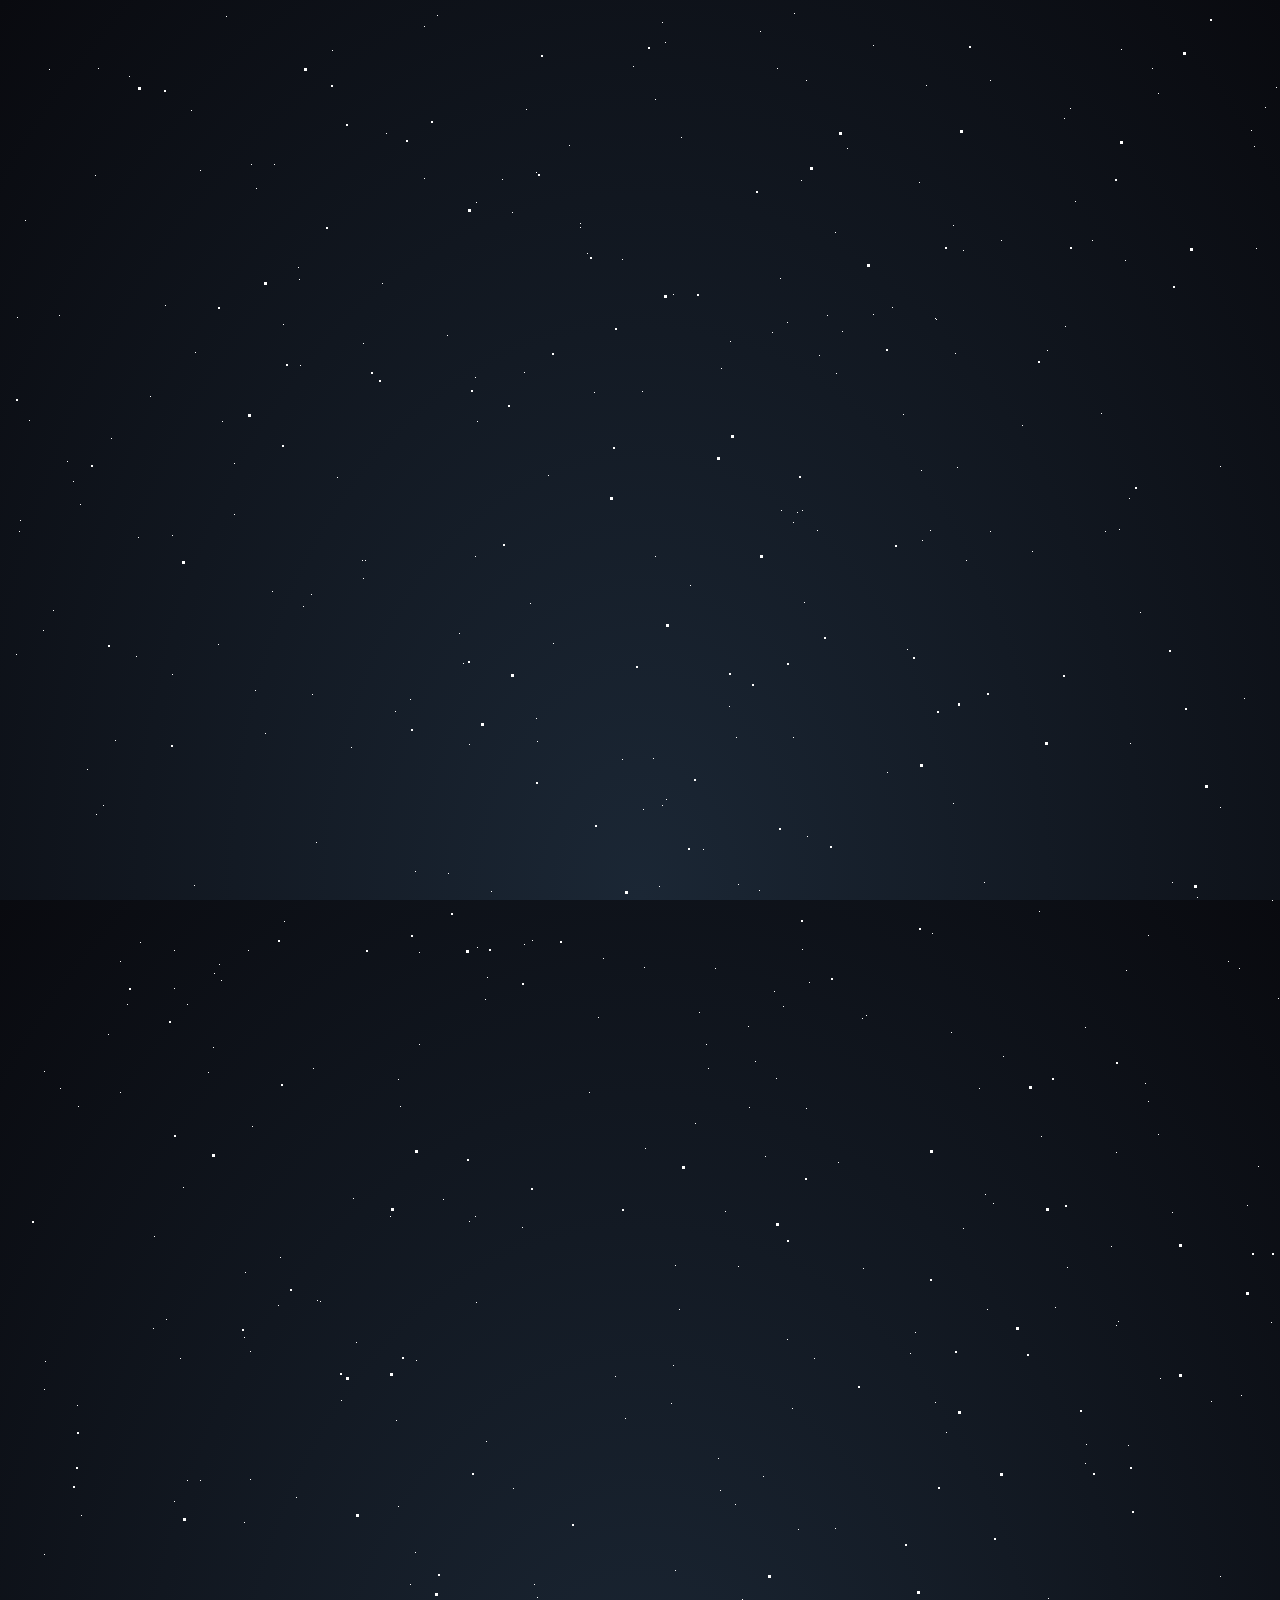
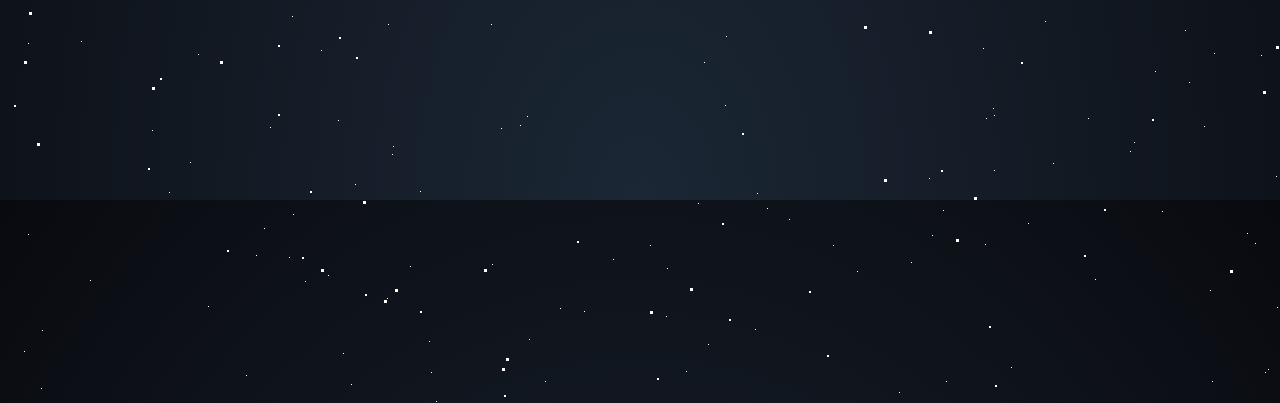
<file: main/index2.html>
<!DOCTYPE html>
<html lang="en">
<head>
    <meta charset="UTF-8">
    <meta name="viewport" content="width=device-width, initial-scale=1.0">
    <meta http-equiv="X-UA-Compatible" content="ie=edge">
    <title></title>

    <link href='https://fonts.googleapis.com/css?family=Lato:300,400,700' rel='stylesheet' type='text/css'>
    <link rel="stylesheet" href="style2.css">
</head>
<body>
    <section class="wrapper">
        <div id="stars"></div>
        <div id="stars2"></div>
        <div id="stars3"></div>
        <div id="title">
            <span></span>
            <br>
            <span></span>
        </div>
    </section>
</body>
</html>
</file>
<file: main/fonts/icomoon/style.css>
@font-face {
  font-family: 'icomoon';
  src:  url('fonts/icomoon.eot?10si43');
  src:  url('fonts/icomoon.eot?10si43#iefix') format('embedded-opentype'),
    url('fonts/icomoon.ttf?10si43') format('truetype'),
    url('fonts/icomoon.woff?10si43') format('woff'),
    url('fonts/icomoon.svg?10si43#icomoon') format('svg');
  font-weight: normal;
  font-style: normal;
}

[class^="icon-"], [class*=" icon-"] {
  /* use !important to prevent issues with browser extensions that change fonts */
  font-family: 'icomoon' !important;
  speak: none;
  font-style: normal;
  font-weight: normal;
  font-variant: normal;
  text-transform: none;
  line-height: 1;

  /* Better Font Rendering =========== */
  -webkit-font-smoothing: antialiased;
  -moz-osx-font-smoothing: grayscale;
}

.icon-asterisk:before {
  content: "\f069";
}
.icon-plus:before {
  content: "\f067";
}
.icon-question:before {
  content: "\f128";
}
.icon-minus:before {
  content: "\f068";
}
.icon-glass:before {
  content: "\f000";
}
.icon-music:before {
  content: "\f001";
}
.icon-search:before {
  content: "\f002";
}
.icon-envelope-o:before {
  content: "\f003";
}
.icon-heart:before {
  content: "\f004";
}
.icon-star:before {
  content: "\f005";
}
.icon-star-o:before {
  content: "\f006";
}
.icon-user:before {
  content: "\f007";
}
.icon-film:before {
  content: "\f008";
}
.icon-th-large:before {
  content: "\f009";
}
.icon-th:before {
  content: "\f00a";
}
.icon-th-list:before {
  content: "\f00b";
}
.icon-check:before {
  content: "\f00c";
}
.icon-close:before {
  content: "\f00d";
}
.icon-remove:before {
  content: "\f00d";
}
.icon-times:before {
  content: "\f00d";
}
.icon-search-plus:before {
  content: "\f00e";
}
.icon-search-minus:before {
  content: "\f010";
}
.icon-power-off:before {
  content: "\f011";
}
.icon-signal:before {
  content: "\f012";
}
.icon-cog:before {
  content: "\f013";
}
.icon-gear:before {
  content: "\f013";
}
.icon-trash-o:before {
  content: "\f014";
}
.icon-home:before {
  content: "\f015";
}
.icon-file-o:before {
  content: "\f016";
}
.icon-clock-o:before {
  content: "\f017";
}
.icon-road:before {
  content: "\f018";
}
.icon-download:before {
  content: "\f019";
}
.icon-arrow-circle-o-down:before {
  content: "\f01a";
}
.icon-arrow-circle-o-up:before {
  content: "\f01b";
}
.icon-inbox:before {
  content: "\f01c";
}
.icon-play-circle-o:before {
  content: "\f01d";
}
.icon-repeat:before {
  content: "\f01e";
}
.icon-rotate-right:before {
  content: "\f01e";
}
.icon-refresh:before {
  content: "\f021";
}
.icon-list-alt:before {
  content: "\f022";
}
.icon-lock:before {
  content: "\f023";
}
.icon-flag:before {
  content: "\f024";
}
.icon-headphones:before {
  content: "\f025";
}
.icon-volume-off:before {
  content: "\f026";
}
.icon-volume-down:before {
  content: "\f027";
}
.icon-volume-up:before {
  content: "\f028";
}
.icon-qrcode:before {
  content: "\f029";
}
.icon-barcode:before {
  content: "\f02a";
}
.icon-tag:before {
  content: "\f02b";
}
.icon-tags:before {
  content: "\f02c";
}
.icon-book:before {
  content: "\f02d";
}
.icon-bookmark:before {
  content: "\f02e";
}
.icon-print:before {
  content: "\f02f";
}
.icon-camera:before {
  content: "\f030";
}
.icon-font:before {
  content: "\f031";
}
.icon-bold:before {
  content: "\f032";
}
.icon-italic:before {
  content: "\f033";
}
.icon-text-height:before {
  content: "\f034";
}
.icon-text-width:before {
  content: "\f035";
}
.icon-align-left:before {
  content: "\f036";
}
.icon-align-center:before {
  content: "\f037";
}
.icon-align-right:before {
  content: "\f038";
}
.icon-align-justify:before {
  content: "\f039";
}
.icon-list:before {
  content: "\f03a";
}
.icon-dedent:before {
  content: "\f03b";
}
.icon-outdent:before {
  content: "\f03b";
}
.icon-indent:before {
  content: "\f03c";
}
.icon-video-camera:before {
  content: "\f03d";
}
.icon-image:before {
  content: "\f03e";
}
.icon-photo:before {
  content: "\f03e";
}
.icon-picture-o:before {
  content: "\f03e";
}
.icon-pencil:before {
  content: "\f040";
}
.icon-map-marker:before {
  content: "\f041";
}
.icon-adjust:before {
  content: "\f042";
}
.icon-tint:before {
  content: "\f043";
}
.icon-edit:before {
  content: "\f044";
}
.icon-pencil-square-o:before {
  content: "\f044";
}
.icon-share-square-o:before {
  content: "\f045";
}
.icon-check-square-o:before {
  content: "\f046";
}
.icon-arrows:before {
  content: "\f047";
}
.icon-step-backward:before {
  content: "\f048";
}
.icon-fast-backward:before {
  content: "\f049";
}
.icon-backward:before {
  content: "\f04a";
}
.icon-play:before {
  content: "\f04b";
}
.icon-pause:before {
  content: "\f04c";
}
.icon-stop:before {
  content: "\f04d";
}
.icon-forward:before {
  content: "\f04e";
}
.icon-fast-forward:before {
  content: "\f050";
}
.icon-step-forward:before {
  content: "\f051";
}
.icon-eject:before {
  content: "\f052";
}
.icon-chevron-left:before {
  content: "\f053";
}
.icon-chevron-right:before {
  content: "\f054";
}
.icon-plus-circle:before {
  content: "\f055";
}
.icon-minus-circle:before {
  content: "\f056";
}
.icon-times-circle:before {
  content: "\f057";
}
.icon-check-circle:before {
  content: "\f058";
}
.icon-question-circle:before {
  content: "\f059";
}
.icon-info-circle:before {
  content: "\f05a";
}
.icon-crosshairs:before {
  content: "\f05b";
}
.icon-times-circle-o:before {
  content: "\f05c";
}
.icon-check-circle-o:before {
  content: "\f05d";
}
.icon-ban:before {
  content: "\f05e";
}
.icon-arrow-left:before {
  content: "\f060";
}
.icon-arrow-right:before {
  content: "\f061";
}
.icon-arrow-up:before {
  content: "\f062";
}
.icon-arrow-down:before {
  content: "\f063";
}
.icon-mail-forward:before {
  content: "\f064";
}
.icon-share:before {
  content: "\f064";
}
.icon-expand:before {
  content: "\f065";
}
.icon-compress:before {
  content: "\f066";
}
.icon-exclamation-circle:before {
  content: "\f06a";
}
.icon-gift:before {
  content: "\f06b";
}
.icon-leaf:before {
  content: "\f06c";
}
.icon-fire:before {
  content: "\f06d";
}
.icon-eye:before {
  content: "\f06e";
}
.icon-eye-slash:before {
  content: "\f070";
}
.icon-exclamation-triangle:before {
  content: "\f071";
}
.icon-warning:before {
  content: "\f071";
}
.icon-plane:before {
  content: "\f072";
}
.icon-calendar:before {
  content: "\f073";
}
.icon-random:before {
  content: "\f074";
}
.icon-comment:before {
  content: "\f075";
}
.icon-magnet:before {
  content: "\f076";
}
.icon-chevron-up:before {
  content: "\f077";
}
.icon-chevron-down:before {
  content: "\f078";
}
.icon-retweet:before {
  content: "\f079";
}
.icon-shopping-cart:before {
  content: "\f07a";
}
.icon-folder:before {
  content: "\f07b";
}
.icon-folder-open:before {
  content: "\f07c";
}
.icon-arrows-v:before {
  content: "\f07d";
}
.icon-arrows-h:before {
  content: "\f07e";
}
.icon-bar-chart:before {
  content: "\f080";
}
.icon-bar-chart-o:before {
  content: "\f080";
}
.icon-twitter-square:before {
  content: "\f081";
}
.icon-facebook-square:before {
  content: "\f082";
}
.icon-camera-retro:before {
  content: "\f083";
}
.icon-key:before {
  content: "\f084";
}
.icon-cogs:before {
  content: "\f085";
}
.icon-gears:before {
  content: "\f085";
}
.icon-comments:before {
  content: "\f086";
}
.icon-thumbs-o-up:before {
  content: "\f087";
}
.icon-thumbs-o-down:before {
  content: "\f088";
}
.icon-star-half:before {
  content: "\f089";
}
.icon-heart-o:before {
  content: "\f08a";
}
.icon-sign-out:before {
  content: "\f08b";
}
.icon-linkedin-square:before {
  content: "\f08c";
}
.icon-thumb-tack:before {
  content: "\f08d";
}
.icon-external-link:before {
  content: "\f08e";
}
.icon-sign-in:before {
  content: "\f090";
}
.icon-trophy:before {
  content: "\f091";
}
.icon-github-square:before {
  content: "\f092";
}
.icon-upload:before {
  content: "\f093";
}
.icon-lemon-o:before {
  content: "\f094";
}
.icon-phone:before {
  content: "\f095";
}
.icon-square-o:before {
  content: "\f096";
}
.icon-bookmark-o:before {
  content: "\f097";
}
.icon-phone-square:before {
  content: "\f098";
}
.icon-twitter:before {
  content: "\f099";
}
.icon-facebook:before {
  content: "\f09a";
}
.icon-facebook-f:before {
  content: "\f09a";
}
.icon-github:before {
  content: "\f09b";
}
.icon-unlock:before {
  content: "\f09c";
}
.icon-credit-card:before {
  content: "\f09d";
}
.icon-feed:before {
  content: "\f09e";
}
.icon-rss:before {
  content: "\f09e";
}
.icon-hdd-o:before {
  content: "\f0a0";
}
.icon-bullhorn:before {
  content: "\f0a1";
}
.icon-bell-o:before {
  content: "\f0a2";
}
.icon-certificate:before {
  content: "\f0a3";
}
.icon-hand-o-right:before {
  content: "\f0a4";
}
.icon-hand-o-left:before {
  content: "\f0a5";
}
.icon-hand-o-up:before {
  content: "\f0a6";
}
.icon-hand-o-down:before {
  content: "\f0a7";
}
.icon-arrow-circle-left:before {
  content: "\f0a8";
}
.icon-arrow-circle-right:before {
  content: "\f0a9";
}
.icon-arrow-circle-up:before {
  content: "\f0aa";
}
.icon-arrow-circle-down:before {
  content: "\f0ab";
}
.icon-globe:before {
  content: "\f0ac";
}
.icon-wrench:before {
  content: "\f0ad";
}
.icon-tasks:before {
  content: "\f0ae";
}
.icon-filter:before {
  content: "\f0b0";
}
.icon-briefcase:before {
  content: "\f0b1";
}
.icon-arrows-alt:before {
  content: "\f0b2";
}
.icon-group:before {
  content: "\f0c0";
}
.icon-users:before {
  content: "\f0c0";
}
.icon-chain:before {
  content: "\f0c1";
}
.icon-link:before {
  content: "\f0c1";
}
.icon-cloud:before {
  content: "\f0c2";
}
.icon-flask:before {
  content: "\f0c3";
}
.icon-cut:before {
  content: "\f0c4";
}
.icon-scissors:before {
  content: "\f0c4";
}
.icon-copy:before {
  content: "\f0c5";
}
.icon-files-o:before {
  content: "\f0c5";
}
.icon-paperclip:before {
  content: "\f0c6";
}
.icon-floppy-o:before {
  content: "\f0c7";
}
.icon-save:before {
  content: "\f0c7";
}
.icon-square:before {
  content: "\f0c8";
}
.icon-bars:before {
  content: "\f0c9";
}
.icon-navicon:before {
  content: "\f0c9";
}
.icon-reorder:before {
  content: "\f0c9";
}
.icon-list-ul:before {
  content: "\f0ca";
}
.icon-list-ol:before {
  content: "\f0cb";
}
.icon-strikethrough:before {
  content: "\f0cc";
}
.icon-underline:before {
  content: "\f0cd";
}
.icon-table:before {
  content: "\f0ce";
}
.icon-magic:before {
  content: "\f0d0";
}
.icon-truck:before {
  content: "\f0d1";
}
.icon-pinterest:before {
  content: "\f0d2";
}
.icon-pinterest-square:before {
  content: "\f0d3";
}
.icon-google-plus-square:before {
  content: "\f0d4";
}
.icon-google-plus:before {
  content: "\f0d5";
}
.icon-money:before {
  content: "\f0d6";
}
.icon-caret-down:before {
  content: "\f0d7";
}
.icon-caret-up:before {
  content: "\f0d8";
}
.icon-caret-left:before {
  content: "\f0d9";
}
.icon-caret-right:before {
  content: "\f0da";
}
.icon-columns:before {
  content: "\f0db";
}
.icon-sort:before {
  content: "\f0dc";
}
.icon-unsorted:before {
  content: "\f0dc";
}
.icon-sort-desc:before {
  content: "\f0dd";
}
.icon-sort-down:before {
  content: "\f0dd";
}
.icon-sort-asc:before {
  content: "\f0de";
}
.icon-sort-up:before {
  content: "\f0de";
}
.icon-envelope:before {
  content: "\f0e0";
}
.icon-linkedin:before {
  content: "\f0e1";
}
.icon-rotate-left:before {
  content: "\f0e2";
}
.icon-undo:before {
  content: "\f0e2";
}
.icon-gavel:before {
  content: "\f0e3";
}
.icon-legal:before {
  content: "\f0e3";
}
.icon-dashboard:before {
  content: "\f0e4";
}
.icon-tachometer:before {
  content: "\f0e4";
}
.icon-comment-o:before {
  content: "\f0e5";
}
.icon-comments-o:before {
  content: "\f0e6";
}
.icon-bolt:before {
  content: "\f0e7";
}
.icon-flash:before {
  content: "\f0e7";
}
.icon-sitemap:before {
  content: "\f0e8";
}
.icon-umbrella:before {
  content: "\f0e9";
}
.icon-clipboard:before {
  content: "\f0ea";
}
.icon-paste:before {
  content: "\f0ea";
}
.icon-lightbulb-o:before {
  content: "\f0eb";
}
.icon-exchange:before {
  content: "\f0ec";
}
.icon-cloud-download:before {
  content: "\f0ed";
}
.icon-cloud-upload:before {
  content: "\f0ee";
}
.icon-user-md:before {
  content: "\f0f0";
}
.icon-stethoscope:before {
  content: "\f0f1";
}
.icon-suitcase:before {
  content: "\f0f2";
}
.icon-bell:before {
  content: "\f0f3";
}
.icon-coffee:before {
  content: "\f0f4";
}
.icon-cutlery:before {
  content: "\f0f5";
}
.icon-file-text-o:before {
  content: "\f0f6";
}
.icon-building-o:before {
  content: "\f0f7";
}
.icon-hospital-o:before {
  content: "\f0f8";
}
.icon-ambulance:before {
  content: "\f0f9";
}
.icon-medkit:before {
  content: "\f0fa";
}
.icon-fighter-jet:before {
  content: "\f0fb";
}
.icon-beer:before {
  content: "\f0fc";
}
.icon-h-square:before {
  content: "\f0fd";
}
.icon-plus-square:before {
  content: "\f0fe";
}
.icon-angle-double-left:before {
  content: "\f100";
}
.icon-angle-double-right:before {
  content: "\f101";
}
.icon-angle-double-up:before {
  content: "\f102";
}
.icon-angle-double-down:before {
  content: "\f103";
}
.icon-angle-left:before {
  content: "\f104";
}
.icon-angle-right:before {
  content: "\f105";
}
.icon-angle-up:before {
  content: "\f106";
}
.icon-angle-down:before {
  content: "\f107";
}
.icon-desktop:before {
  content: "\f108";
}
.icon-laptop:before {
  content: "\f109";
}
.icon-tablet:before {
  content: "\f10a";
}
.icon-mobile:before {
  content: "\f10b";
}
.icon-mobile-phone:before {
  content: "\f10b";
}
.icon-circle-o:before {
  content: "\f10c";
}
.icon-quote-left:before {
  content: "\f10d";
}
.icon-quote-right:before {
  content: "\f10e";
}
.icon-spinner:before {
  content: "\f110";
}
.icon-circle:before {
  content: "\f111";
}
.icon-mail-reply:before {
  content: "\f112";
}
.icon-reply:before {
  content: "\f112";
}
.icon-github-alt:before {
  content: "\f113";
}
.icon-folder-o:before {
  content: "\f114";
}
.icon-folder-open-o:before {
  content: "\f115";
}
.icon-smile-o:before {
  content: "\f118";
}
.icon-frown-o:before {
  content: "\f119";
}
.icon-meh-o:before {
  content: "\f11a";
}
.icon-gamepad:before {
  content: "\f11b";
}
.icon-keyboard-o:before {
  content: "\f11c";
}
.icon-flag-o:before {
  content: "\f11d";
}
.icon-flag-checkered:before {
  content: "\f11e";
}
.icon-terminal:before {
  content: "\f120";
}
.icon-code:before {
  content: "\f121";
}
.icon-mail-reply-all:before {
  content: "\f122";
}
.icon-reply-all:before {
  content: "\f122";
}
.icon-star-half-empty:before {
  content: "\f123";
}
.icon-star-half-full:before {
  content: "\f123";
}
.icon-star-half-o:before {
  content: "\f123";
}
.icon-location-arrow:before {
  content: "\f124";
}
.icon-crop:before {
  content: "\f125";
}
.icon-code-fork:before {
  content: "\f126";
}
.icon-chain-broken:before {
  content: "\f127";
}
.icon-unlink:before {
  content: "\f127";
}
.icon-info:before {
  content: "\f129";
}
.icon-exclamation:before {
  content: "\f12a";
}
.icon-superscript:before {
  content: "\f12b";
}
.icon-subscript:before {
  content: "\f12c";
}
.icon-eraser:before {
  content: "\f12d";
}
.icon-puzzle-piece:before {
  content: "\f12e";
}
.icon-microphone:before {
  content: "\f130";
}
.icon-microphone-slash:before {
  content: "\f131";
}
.icon-shield:before {
  content: "\f132";
}
.icon-calendar-o:before {
  content: "\f133";
}
.icon-fire-extinguisher:before {
  content: "\f134";
}
.icon-rocket:before {
  content: "\f135";
}
.icon-maxcdn:before {
  content: "\f136";
}
.icon-chevron-circle-left:before {
  content: "\f137";
}
.icon-chevron-circle-right:before {
  content: "\f138";
}
.icon-chevron-circle-up:before {
  content: "\f139";
}
.icon-chevron-circle-down:before {
  content: "\f13a";
}
.icon-html5:before {
  content: "\f13b";
}
.icon-css3:before {
  content: "\f13c";
}
.icon-anchor:before {
  content: "\f13d";
}
.icon-unlock-alt:before {
  content: "\f13e";
}
.icon-bullseye:before {
  content: "\f140";
}
.icon-ellipsis-h:before {
  content: "\f141";
}
.icon-ellipsis-v:before {
  content: "\f142";
}
.icon-rss-square:before {
  content: "\f143";
}
.icon-play-circle:before {
  content: "\f144";
}
.icon-ticket:before {
  content: "\f145";
}
.icon-minus-square:before {
  content: "\f146";
}
.icon-minus-square-o:before {
  content: "\f147";
}
.icon-level-up:before {
  content: "\f148";
}
.icon-level-down:before {
  content: "\f149";
}
.icon-check-square:before {
  content: "\f14a";
}
.icon-pencil-square:before {
  content: "\f14b";
}
.icon-external-link-square:before {
  content: "\f14c";
}
.icon-share-square:before {
  content: "\f14d";
}
.icon-compass:before {
  content: "\f14e";
}
.icon-caret-square-o-down:before {
  content: "\f150";
}
.icon-toggle-down:before {
  content: "\f150";
}
.icon-caret-square-o-up:before {
  content: "\f151";
}
.icon-toggle-up:before {
  content: "\f151";
}
.icon-caret-square-o-right:before {
  content: "\f152";
}
.icon-toggle-right:before {
  content: "\f152";
}
.icon-eur:before {
  content: "\f153";
}
.icon-euro:before {
  content: "\f153";
}
.icon-gbp:before {
  content: "\f154";
}
.icon-dollar:before {
  content: "\f155";
}
.icon-usd:before {
  content: "\f155";
}
.icon-inr:before {
  content: "\f156";
}
.icon-rupee:before {
  content: "\f156";
}
.icon-cny:before {
  content: "\f157";
}
.icon-jpy:before {
  content: "\f157";
}
.icon-rmb:before {
  content: "\f157";
}
.icon-yen:before {
  content: "\f157";
}
.icon-rouble:before {
  content: "\f158";
}
.icon-rub:before {
  content: "\f158";
}
.icon-ruble:before {
  content: "\f158";
}
.icon-krw:before {
  content: "\f159";
}
.icon-won:before {
  content: "\f159";
}
.icon-bitcoin:before {
  content: "\f15a";
}
.icon-btc:before {
  content: "\f15a";
}
.icon-file:before {
  content: "\f15b";
}
.icon-file-text:before {
  content: "\f15c";
}
.icon-sort-alpha-asc:before {
  content: "\f15d";
}
.icon-sort-alpha-desc:before {
  content: "\f15e";
}
.icon-sort-amount-asc:before {
  content: "\f160";
}
.icon-sort-amount-desc:before {
  content: "\f161";
}
.icon-sort-numeric-asc:before {
  content: "\f162";
}
.icon-sort-numeric-desc:before {
  content: "\f163";
}
.icon-thumbs-up:before {
  content: "\f164";
}
.icon-thumbs-down:before {
  content: "\f165";
}
.icon-youtube-square:before {
  content: "\f166";
}
.icon-youtube:before {
  content: "\f167";
}
.icon-xing:before {
  content: "\f168";
}
.icon-xing-square:before {
  content: "\f169";
}
.icon-youtube-play:before {
  content: "\f16a";
}
.icon-dropbox:before {
  content: "\f16b";
}
.icon-stack-overflow:before {
  content: "\f16c";
}
.icon-instagram:before {
  content: "\f16d";
}
.icon-flickr:before {
  content: "\f16e";
}
.icon-adn:before {
  content: "\f170";
}
.icon-bitbucket:before {
  content: "\f171";
}
.icon-bitbucket-square:before {
  content: "\f172";
}
.icon-tumblr:before {
  content: "\f173";
}
.icon-tumblr-square:before {
  content: "\f174";
}
.icon-long-arrow-down:before {
  content: "\f175";
}
.icon-long-arrow-up:before {
  content: "\f176";
}
.icon-long-arrow-left:before {
  content: "\f177";
}
.icon-long-arrow-right:before {
  content: "\f178";
}
.icon-apple:before {
  content: "\f179";
}
.icon-windows:before {
  content: "\f17a";
}
.icon-android:before {
  content: "\f17b";
}
.icon-linux:before {
  content: "\f17c";
}
.icon-dribbble:before {
  content: "\f17d";
}
.icon-skype:before {
  content: "\f17e";
}
.icon-foursquare:before {
  content: "\f180";
}
.icon-trello:before {
  content: "\f181";
}
.icon-female:before {
  content: "\f182";
}
.icon-male:before {
  content: "\f183";
}
.icon-gittip:before {
  content: "\f184";
}
.icon-gratipay:before {
  content: "\f184";
}
.icon-sun-o:before {
  content: "\f185";
}
.icon-moon-o:before {
  content: "\f186";
}
.icon-archive:before {
  content: "\f187";
}
.icon-bug:before {
  content: "\f188";
}
.icon-vk:before {
  content: "\f189";
}
.icon-weibo:before {
  content: "\f18a";
}
.icon-renren:before {
  content: "\f18b";
}
.icon-pagelines:before {
  content: "\f18c";
}
.icon-stack-exchange:before {
  content: "\f18d";
}
.icon-arrow-circle-o-right:before {
  content: "\f18e";
}
.icon-arrow-circle-o-left:before {
  content: "\f190";
}
.icon-caret-square-o-left:before {
  content: "\f191";
}
.icon-toggle-left:before {
  content: "\f191";
}
.icon-dot-circle-o:before {
  content: "\f192";
}
.icon-wheelchair:before {
  content: "\f193";
}
.icon-vimeo-square:before {
  content: "\f194";
}
.icon-try:before {
  content: "\f195";
}
.icon-turkish-lira:before {
  content: "\f195";
}
.icon-plus-square-o:before {
  content: "\f196";
}
.icon-space-shuttle:before {
  content: "\f197";
}
.icon-slack:before {
  content: "\f198";
}
.icon-envelope-square:before {
  content: "\f199";
}
.icon-wordpress:before {
  content: "\f19a";
}
.icon-openid:before {
  content: "\f19b";
}
.icon-bank:before {
  content: "\f19c";
}
.icon-institution:before {
  content: "\f19c";
}
.icon-university:before {
  content: "\f19c";
}
.icon-graduation-cap:before {
  content: "\f19d";
}
.icon-mortar-board:before {
  content: "\f19d";
}
.icon-yahoo:before {
  content: "\f19e";
}
.icon-google:before {
  content: "\f1a0";
}
.icon-reddit:before {
  content: "\f1a1";
}
.icon-reddit-square:before {
  content: "\f1a2";
}
.icon-stumbleupon-circle:before {
  content: "\f1a3";
}
.icon-stumbleupon:before {
  content: "\f1a4";
}
.icon-delicious:before {
  content: "\f1a5";
}
.icon-digg:before {
  content: "\f1a6";
}
.icon-pied-piper-pp:before {
  content: "\f1a7";
}
.icon-pied-piper-alt:before {
  content: "\f1a8";
}
.icon-drupal:before {
  content: "\f1a9";
}
.icon-joomla:before {
  content: "\f1aa";
}
.icon-language:before {
  content: "\f1ab";
}
.icon-fax:before {
  content: "\f1ac";
}
.icon-building:before {
  content: "\f1ad";
}
.icon-child:before {
  content: "\f1ae";
}
.icon-paw:before {
  content: "\f1b0";
}
.icon-spoon:before {
  content: "\f1b1";
}
.icon-cube:before {
  content: "\f1b2";
}
.icon-cubes:before {
  content: "\f1b3";
}
.icon-behance:before {
  content: "\f1b4";
}
.icon-behance-square:before {
  content: "\f1b5";
}
.icon-steam:before {
  content: "\f1b6";
}
.icon-steam-square:before {
  content: "\f1b7";
}
.icon-recycle:before {
  content: "\f1b8";
}
.icon-automobile:before {
  content: "\f1b9";
}
.icon-car:before {
  content: "\f1b9";
}
.icon-cab:before {
  content: "\f1ba";
}
.icon-taxi:before {
  content: "\f1ba";
}
.icon-tree:before {
  content: "\f1bb";
}
.icon-spotify:before {
  content: "\f1bc";
}
.icon-deviantart:before {
  content: "\f1bd";
}
.icon-soundcloud:before {
  content: "\f1be";
}
.icon-database:before {
  content: "\f1c0";
}
.icon-file-pdf-o:before {
  content: "\f1c1";
}
.icon-file-word-o:before {
  content: "\f1c2";
}
.icon-file-excel-o:before {
  content: "\f1c3";
}
.icon-file-powerpoint-o:before {
  content: "\f1c4";
}
.icon-file-image-o:before {
  content: "\f1c5";
}
.icon-file-photo-o:before {
  content: "\f1c5";
}
.icon-file-picture-o:before {
  content: "\f1c5";
}
.icon-file-archive-o:before {
  content: "\f1c6";
}
.icon-file-zip-o:before {
  content: "\f1c6";
}
.icon-file-audio-o:before {
  content: "\f1c7";
}
.icon-file-sound-o:before {
  content: "\f1c7";
}
.icon-file-movie-o:before {
  content: "\f1c8";
}
.icon-file-video-o:before {
  content: "\f1c8";
}
.icon-file-code-o:before {
  content: "\f1c9";
}
.icon-vine:before {
  content: "\f1ca";
}
.icon-codepen:before {
  content: "\f1cb";
}
.icon-jsfiddle:before {
  content: "\f1cc";
}
.icon-life-bouy:before {
  content: "\f1cd";
}
.icon-life-buoy:before {
  content: "\f1cd";
}
.icon-life-ring:before {
  content: "\f1cd";
}
.icon-life-saver:before {
  content: "\f1cd";
}
.icon-support:before {
  content: "\f1cd";
}
.icon-circle-o-notch:before {
  content: "\f1ce";
}
.icon-ra:before {
  content: "\f1d0";
}
.icon-rebel:before {
  content: "\f1d0";
}
.icon-resistance:before {
  content: "\f1d0";
}
.icon-empire:before {
  content: "\f1d1";
}
.icon-ge:before {
  content: "\f1d1";
}
.icon-git-square:before {
  content: "\f1d2";
}
.icon-git:before {
  content: "\f1d3";
}
.icon-hacker-news:before {
  content: "\f1d4";
}
.icon-y-combinator-square:before {
  content: "\f1d4";
}
.icon-yc-square:before {
  content: "\f1d4";
}
.icon-tencent-weibo:before {
  content: "\f1d5";
}
.icon-qq:before {
  content: "\f1d6";
}
.icon-wechat:before {
  content: "\f1d7";
}
.icon-weixin:before {
  content: "\f1d7";
}
.icon-paper-plane:before {
  content: "\f1d8";
}
.icon-send:before {
  content: "\f1d8";
}
.icon-paper-plane-o:before {
  content: "\f1d9";
}
.icon-send-o:before {
  content: "\f1d9";
}
.icon-history:before {
  content: "\f1da";
}
.icon-circle-thin:before {
  content: "\f1db";
}
.icon-header:before {
  content: "\f1dc";
}
.icon-paragraph:before {
  content: "\f1dd";
}
.icon-sliders:before {
  content: "\f1de";
}
.icon-share-alt:before {
  content: "\f1e0";
}
.icon-share-alt-square:before {
  content: "\f1e1";
}
.icon-bomb:before {
  content: "\f1e2";
}
.icon-futbol-o:before {
  content: "\f1e3";
}
.icon-soccer-ball-o:before {
  content: "\f1e3";
}
.icon-tty:before {
  content: "\f1e4";
}
.icon-binoculars:before {
  content: "\f1e5";
}
.icon-plug:before {
  content: "\f1e6";
}
.icon-slideshare:before {
  content: "\f1e7";
}
.icon-twitch:before {
  content: "\f1e8";
}
.icon-yelp:before {
  content: "\f1e9";
}
.icon-newspaper-o:before {
  content: "\f1ea";
}
.icon-wifi:before {
  content: "\f1eb";
}
.icon-calculator:before {
  content: "\f1ec";
}
.icon-paypal:before {
  content: "\f1ed";
}
.icon-google-wallet:before {
  content: "\f1ee";
}
.icon-cc-visa:before {
  content: "\f1f0";
}
.icon-cc-mastercard:before {
  content: "\f1f1";
}
.icon-cc-discover:before {
  content: "\f1f2";
}
.icon-cc-amex:before {
  content: "\f1f3";
}
.icon-cc-paypal:before {
  content: "\f1f4";
}
.icon-cc-stripe:before {
  content: "\f1f5";
}
.icon-bell-slash:before {
  content: "\f1f6";
}
.icon-bell-slash-o:before {
  content: "\f1f7";
}
.icon-trash:before {
  content: "\f1f8";
}
.icon-copyright:before {
  content: "\f1f9";
}
.icon-at:before {
  content: "\f1fa";
}
.icon-eyedropper:before {
  content: "\f1fb";
}
.icon-paint-brush:before {
  content: "\f1fc";
}
.icon-birthday-cake:before {
  content: "\f1fd";
}
.icon-area-chart:before {
  content: "\f1fe";
}
.icon-pie-chart:before {
  content: "\f200";
}
.icon-line-chart:before {
  content: "\f201";
}
.icon-lastfm:before {
  content: "\f202";
}
.icon-lastfm-square:before {
  content: "\f203";
}
.icon-toggle-off:before {
  content: "\f204";
}
.icon-toggle-on:before {
  content: "\f205";
}
.icon-bicycle:before {
  content: "\f206";
}
.icon-bus:before {
  content: "\f207";
}
.icon-ioxhost:before {
  content: "\f208";
}
.icon-angellist:before {
  content: "\f209";
}
.icon-cc:before {
  content: "\f20a";
}
.icon-ils:before {
  content: "\f20b";
}
.icon-shekel:before {
  content: "\f20b";
}
.icon-sheqel:before {
  content: "\f20b";
}
.icon-meanpath:before {
  content: "\f20c";
}
.icon-buysellads:before {
  content: "\f20d";
}
.icon-connectdevelop:before {
  content: "\f20e";
}
.icon-dashcube:before {
  content: "\f210";
}
.icon-forumbee:before {
  content: "\f211";
}
.icon-leanpub:before {
  content: "\f212";
}
.icon-sellsy:before {
  content: "\f213";
}
.icon-shirtsinbulk:before {
  content: "\f214";
}
.icon-simplybuilt:before {
  content: "\f215";
}
.icon-skyatlas:before {
  content: "\f216";
}
.icon-cart-plus:before {
  content: "\f217";
}
.icon-cart-arrow-down:before {
  content: "\f218";
}
.icon-diamond:before {
  content: "\f219";
}
.icon-ship:before {
  content: "\f21a";
}
.icon-user-secret:before {
  content: "\f21b";
}
.icon-motorcycle:before {
  content: "\f21c";
}
.icon-street-view:before {
  content: "\f21d";
}
.icon-heartbeat:before {
  content: "\f21e";
}
.icon-venus:before {
  content: "\f221";
}
.icon-mars:before {
  content: "\f222";
}
.icon-mercury:before {
  content: "\f223";
}
.icon-intersex:before {
  content: "\f224";
}
.icon-transgender:before {
  content: "\f224";
}
.icon-transgender-alt:before {
  content: "\f225";
}
.icon-venus-double:before {
  content: "\f226";
}
.icon-mars-double:before {
  content: "\f227";
}
.icon-venus-mars:before {
  content: "\f228";
}
.icon-mars-stroke:before {
  content: "\f229";
}
.icon-mars-stroke-v:before {
  content: "\f22a";
}
.icon-mars-stroke-h:before {
  content: "\f22b";
}
.icon-neuter:before {
  content: "\f22c";
}
.icon-genderless:before {
  content: "\f22d";
}
.icon-facebook-official:before {
  content: "\f230";
}
.icon-pinterest-p:before {
  content: "\f231";
}
.icon-whatsapp:before {
  content: "\f232";
}
.icon-server:before {
  content: "\f233";
}
.icon-user-plus:before {
  content: "\f234";
}
.icon-user-times:before {
  content: "\f235";
}
.icon-bed:before {
  content: "\f236";
}
.icon-hotel:before {
  content: "\f236";
}
.icon-viacoin:before {
  content: "\f237";
}
.icon-train:before {
  content: "\f238";
}
.icon-subway:before {
  content: "\f239";
}
.icon-medium:before {
  content: "\f23a";
}
.icon-y-combinator:before {
  content: "\f23b";
}
.icon-yc:before {
  content: "\f23b";
}
.icon-optin-monster:before {
  content: "\f23c";
}
.icon-opencart:before {
  content: "\f23d";
}
.icon-expeditedssl:before {
  content: "\f23e";
}
.icon-battery:before {
  content: "\f240";
}
.icon-battery-4:before {
  content: "\f240";
}
.icon-battery-full:before {
  content: "\f240";
}
.icon-battery-3:before {
  content: "\f241";
}
.icon-battery-three-quarters:before {
  content: "\f241";
}
.icon-battery-2:before {
  content: "\f242";
}
.icon-battery-half:before {
  content: "\f242";
}
.icon-battery-1:before {
  content: "\f243";
}
.icon-battery-quarter:before {
  content: "\f243";
}
.icon-battery-0:before {
  content: "\f244";
}
.icon-battery-empty:before {
  content: "\f244";
}
.icon-mouse-pointer:before {
  content: "\f245";
}
.icon-i-cursor:before {
  content: "\f246";
}
.icon-object-group:before {
  content: "\f247";
}
.icon-object-ungroup:before {
  content: "\f248";
}
.icon-sticky-note:before {
  content: "\f249";
}
.icon-sticky-note-o:before {
  content: "\f24a";
}
.icon-cc-jcb:before {
  content: "\f24b";
}
.icon-cc-diners-club:before {
  content: "\f24c";
}
.icon-clone:before {
  content: "\f24d";
}
.icon-balance-scale:before {
  content: "\f24e";
}
.icon-hourglass-o:before {
  content: "\f250";
}
.icon-hourglass-1:before {
  content: "\f251";
}
.icon-hourglass-start:before {
  content: "\f251";
}
.icon-hourglass-2:before {
  content: "\f252";
}
.icon-hourglass-half:before {
  content: "\f252";
}
.icon-hourglass-3:before {
  content: "\f253";
}
.icon-hourglass-end:before {
  content: "\f253";
}
.icon-hourglass:before {
  content: "\f254";
}
.icon-hand-grab-o:before {
  content: "\f255";
}
.icon-hand-rock-o:before {
  content: "\f255";
}
.icon-hand-paper-o:before {
  content: "\f256";
}
.icon-hand-stop-o:before {
  content: "\f256";
}
.icon-hand-scissors-o:before {
  content: "\f257";
}
.icon-hand-lizard-o:before {
  content: "\f258";
}
.icon-hand-spock-o:before {
  content: "\f259";
}
.icon-hand-pointer-o:before {
  content: "\f25a";
}
.icon-hand-peace-o:before {
  content: "\f25b";
}
.icon-trademark:before {
  content: "\f25c";
}
.icon-registered:before {
  content: "\f25d";
}
.icon-creative-commons:before {
  content: "\f25e";
}
.icon-gg:before {
  content: "\f260";
}
.icon-gg-circle:before {
  content: "\f261";
}
.icon-tripadvisor:before {
  content: "\f262";
}
.icon-odnoklassniki:before {
  content: "\f263";
}
.icon-odnoklassniki-square:before {
  content: "\f264";
}
.icon-get-pocket:before {
  content: "\f265";
}
.icon-wikipedia-w:before {
  content: "\f266";
}
.icon-safari:before {
  content: "\f267";
}
.icon-chrome:before {
  content: "\f268";
}
.icon-firefox:before {
  content: "\f269";
}
.icon-opera:before {
  content: "\f26a";
}
.icon-internet-explorer:before {
  content: "\f26b";
}
.icon-television:before {
  content: "\f26c";
}
.icon-tv:before {
  content: "\f26c";
}
.icon-contao:before {
  content: "\f26d";
}
.icon-500px:before {
  content: "\f26e";
}
.icon-amazon:before {
  content: "\f270";
}
.icon-calendar-plus-o:before {
  content: "\f271";
}
.icon-calendar-minus-o:before {
  content: "\f272";
}
.icon-calendar-times-o:before {
  content: "\f273";
}
.icon-calendar-check-o:before {
  content: "\f274";
}
.icon-industry:before {
  content: "\f275";
}
.icon-map-pin:before {
  content: "\f276";
}
.icon-map-signs:before {
  content: "\f277";
}
.icon-map-o:before {
  content: "\f278";
}
.icon-map:before {
  content: "\f279";
}
.icon-commenting:before {
  content: "\f27a";
}
.icon-commenting-o:before {
  content: "\f27b";
}
.icon-houzz:before {
  content: "\f27c";
}
.icon-vimeo:before {
  content: "\f27d";
}
.icon-black-tie:before {
  content: "\f27e";
}
.icon-fonticons:before {
  content: "\f280";
}
.icon-reddit-alien:before {
  content: "\f281";
}
.icon-edge:before {
  content: "\f282";
}
.icon-credit-card-alt:before {
  content: "\f283";
}
.icon-codiepie:before {
  content: "\f284";
}
.icon-modx:before {
  content: "\f285";
}
.icon-fort-awesome:before {
  content: "\f286";
}
.icon-usb:before {
  content: "\f287";
}
.icon-product-hunt:before {
  content: "\f288";
}
.icon-mixcloud:before {
  content: "\f289";
}
.icon-scribd:before {
  content: "\f28a";
}
.icon-pause-circle:before {
  content: "\f28b";
}
.icon-pause-circle-o:before {
  content: "\f28c";
}
.icon-stop-circle:before {
  content: "\f28d";
}
.icon-stop-circle-o:before {
  content: "\f28e";
}
.icon-shopping-bag:before {
  content: "\f290";
}
.icon-shopping-basket:before {
  content: "\f291";
}
.icon-hashtag:before {
  content: "\f292";
}
.icon-bluetooth:before {
  content: "\f293";
}
.icon-bluetooth-b:before {
  content: "\f294";
}
.icon-percent:before {
  content: "\f295";
}
.icon-gitlab:before {
  content: "\f296";
}
.icon-wpbeginner:before {
  content: "\f297";
}
.icon-wpforms:before {
  content: "\f298";
}
.icon-envira:before {
  content: "\f299";
}
.icon-universal-access:before {
  content: "\f29a";
}
.icon-wheelchair-alt:before {
  content: "\f29b";
}
.icon-question-circle-o:before {
  content: "\f29c";
}
.icon-blind:before {
  content: "\f29d";
}
.icon-audio-description:before {
  content: "\f29e";
}
.icon-volume-control-phone:before {
  content: "\f2a0";
}
.icon-braille:before {
  content: "\f2a1";
}
.icon-assistive-listening-systems:before {
  content: "\f2a2";
}
.icon-american-sign-language-interpreting:before {
  content: "\f2a3";
}
.icon-asl-interpreting:before {
  content: "\f2a3";
}
.icon-deaf:before {
  content: "\f2a4";
}
.icon-deafness:before {
  content: "\f2a4";
}
.icon-hard-of-hearing:before {
  content: "\f2a4";
}
.icon-glide:before {
  content: "\f2a5";
}
.icon-glide-g:before {
  content: "\f2a6";
}
.icon-sign-language:before {
  content: "\f2a7";
}
.icon-signing:before {
  content: "\f2a7";
}
.icon-low-vision:before {
  content: "\f2a8";
}
.icon-viadeo:before {
  content: "\f2a9";
}
.icon-viadeo-square:before {
  content: "\f2aa";
}
.icon-snapchat:before {
  content: "\f2ab";
}
.icon-snapchat-ghost:before {
  content: "\f2ac";
}
.icon-snapchat-square:before {
  content: "\f2ad";
}
.icon-pied-piper:before {
  content: "\f2ae";
}
.icon-first-order:before {
  content: "\f2b0";
}
.icon-yoast:before {
  content: "\f2b1";
}
.icon-themeisle:before {
  content: "\f2b2";
}
.icon-google-plus-circle:before {
  content: "\f2b3";
}
.icon-google-plus-official:before {
  content: "\f2b3";
}
.icon-fa:before {
  content: "\f2b4";
}
.icon-font-awesome:before {
  content: "\f2b4";
}
.icon-handshake-o:before {
  content: "\f2b5";
}
.icon-envelope-open:before {
  content: "\f2b6";
}
.icon-envelope-open-o:before {
  content: "\f2b7";
}
.icon-linode:before {
  content: "\f2b8";
}
.icon-address-book:before {
  content: "\f2b9";
}
.icon-address-book-o:before {
  content: "\f2ba";
}
.icon-address-card:before {
  content: "\f2bb";
}
.icon-vcard:before {
  content: "\f2bb";
}
.icon-address-card-o:before {
  content: "\f2bc";
}
.icon-vcard-o:before {
  content: "\f2bc";
}
.icon-user-circle:before {
  content: "\f2bd";
}
.icon-user-circle-o:before {
  content: "\f2be";
}
.icon-user-o:before {
  content: "\f2c0";
}
.icon-id-badge:before {
  content: "\f2c1";
}
.icon-drivers-license:before {
  content: "\f2c2";
}
.icon-id-card:before {
  content: "\f2c2";
}
.icon-drivers-license-o:before {
  content: "\f2c3";
}
.icon-id-card-o:before {
  content: "\f2c3";
}
.icon-quora:before {
  content: "\f2c4";
}
.icon-free-code-camp:before {
  content: "\f2c5";
}
.icon-telegram:before {
  content: "\f2c6";
}
.icon-thermometer:before {
  content: "\f2c7";
}
.icon-thermometer-4:before {
  content: "\f2c7";
}
.icon-thermometer-full:before {
  content: "\f2c7";
}
.icon-thermometer-3:before {
  content: "\f2c8";
}
.icon-thermometer-three-quarters:before {
  content: "\f2c8";
}
.icon-thermometer-2:before {
  content: "\f2c9";
}
.icon-thermometer-half:before {
  content: "\f2c9";
}
.icon-thermometer-1:before {
  content: "\f2ca";
}
.icon-thermometer-quarter:before {
  content: "\f2ca";
}
.icon-thermometer-0:before {
  content: "\f2cb";
}
.icon-thermometer-empty:before {
  content: "\f2cb";
}
.icon-shower:before {
  content: "\f2cc";
}
.icon-bath:before {
  content: "\f2cd";
}
.icon-bathtub:before {
  content: "\f2cd";
}
.icon-s15:before {
  content: "\f2cd";
}
.icon-podcast:before {
  content: "\f2ce";
}
.icon-window-maximize:before {
  content: "\f2d0";
}
.icon-window-minimize:before {
  content: "\f2d1";
}
.icon-window-restore:before {
  content: "\f2d2";
}
.icon-times-rectangle:before {
  content: "\f2d3";
}
.icon-window-close:before {
  content: "\f2d3";
}
.icon-times-rectangle-o:before {
  content: "\f2d4";
}
.icon-window-close-o:before {
  content: "\f2d4";
}
.icon-bandcamp:before {
  content: "\f2d5";
}
.icon-grav:before {
  content: "\f2d6";
}
.icon-etsy:before {
  content: "\f2d7";
}
.icon-imdb:before {
  content: "\f2d8";
}
.icon-ravelry:before {
  content: "\f2d9";
}
.icon-eercast:before {
  content: "\f2da";
}
.icon-microchip:before {
  content: "\f2db";
}
.icon-snowflake-o:before {
  content: "\f2dc";
}
.icon-superpowers:before {
  content: "\f2dd";
}
.icon-wpexplorer:before {
  content: "\f2de";
}
.icon-meetup:before {
  content: "\f2e0";
}
.icon-3d_rotation:before {
  content: "\e84d";
}
.icon-ac_unit:before {
  content: "\eb3b";
}
.icon-alarm:before {
  content: "\e855";
}
.icon-access_alarms:before {
  content: "\e191";
}
.icon-schedule:before {
  content: "\e8b5";
}
.icon-accessibility:before {
  content: "\e84e";
}
.icon-accessible:before {
  content: "\e914";
}
.icon-account_balance:before {
  content: "\e84f";
}
.icon-account_balance_wallet:before {
  content: "\e850";
}
.icon-account_box:before {
  content: "\e851";
}
.icon-account_circle:before {
  content: "\e853";
}
.icon-adb:before {
  content: "\e60e";
}
.icon-add:before {
  content: "\e145";
}
.icon-add_a_photo:before {
  content: "\e439";
}
.icon-alarm_add:before {
  content: "\e856";
}
.icon-add_alert:before {
  content: "\e003";
}
.icon-add_box:before {
  content: "\e146";
}
.icon-add_circle:before {
  content: "\e147";
}
.icon-control_point:before {
  content: "\e3ba";
}
.icon-add_location:before {
  content: "\e567";
}
.icon-add_shopping_cart:before {
  content: "\e854";
}
.icon-queue:before {
  content: "\e03c";
}
.icon-add_to_queue:before {
  content: "\e05c";
}
.icon-adjust2:before {
  content: "\e39e";
}
.icon-airline_seat_flat:before {
  content: "\e630";
}
.icon-airline_seat_flat_angled:before {
  content: "\e631";
}
.icon-airline_seat_individual_suite:before {
  content: "\e632";
}
.icon-airline_seat_legroom_extra:before {
  content: "\e633";
}
.icon-airline_seat_legroom_normal:before {
  content: "\e634";
}
.icon-airline_seat_legroom_reduced:before {
  content: "\e635";
}
.icon-airline_seat_recline_extra:before {
  content: "\e636";
}
.icon-airline_seat_recline_normal:before {
  content: "\e637";
}
.icon-flight:before {
  content: "\e539";
}
.icon-airplanemode_inactive:before {
  content: "\e194";
}
.icon-airplay:before {
  content: "\e055";
}
.icon-airport_shuttle:before {
  content: "\eb3c";
}
.icon-alarm_off:before {
  content: "\e857";
}
.icon-alarm_on:before {
  content: "\e858";
}
.icon-album:before {
  content: "\e019";
}
.icon-all_inclusive:before {
  content: "\eb3d";
}
.icon-all_out:before {
  content: "\e90b";
}
.icon-android2:before {
  content: "\e859";
}
.icon-announcement:before {
  content: "\e85a";
}
.icon-apps:before {
  content: "\e5c3";
}
.icon-archive2:before {
  content: "\e149";
}
.icon-arrow_back:before {
  content: "\e5c4";
}
.icon-arrow_downward:before {
  content: "\e5db";
}
.icon-arrow_drop_down:before {
  content: "\e5c5";
}
.icon-arrow_drop_down_circle:before {
  content: "\e5c6";
}
.icon-arrow_drop_up:before {
  content: "\e5c7";
}
.icon-arrow_forward:before {
  content: "\e5c8";
}
.icon-arrow_upward:before {
  content: "\e5d8";
}
.icon-art_track:before {
  content: "\e060";
}
.icon-aspect_ratio:before {
  content: "\e85b";
}
.icon-poll:before {
  content: "\e801";
}
.icon-assignment:before {
  content: "\e85d";
}
.icon-assignment_ind:before {
  content: "\e85e";
}
.icon-assignment_late:before {
  content: "\e85f";
}
.icon-assignment_return:before {
  content: "\e860";
}
.icon-assignment_returned:before {
  content: "\e861";
}
.icon-assignment_turned_in:before {
  content: "\e862";
}
.icon-assistant:before {
  content: "\e39f";
}
.icon-flag2:before {
  content: "\e153";
}
.icon-attach_file:before {
  content: "\e226";
}
.icon-attach_money:before {
  content: "\e227";
}
.icon-attachment:before {
  content: "\e2bc";
}
.icon-audiotrack:before {
  content: "\e3a1";
}
.icon-autorenew:before {
  content: "\e863";
}
.icon-av_timer:before {
  content: "\e01b";
}
.icon-backspace:before {
  content: "\e14a";
}
.icon-cloud_upload:before {
  content: "\e2c3";
}
.icon-battery_alert:before {
  content: "\e19c";
}
.icon-battery_charging_full:before {
  content: "\e1a3";
}
.icon-battery_std:before {
  content: "\e1a5";
}
.icon-battery_unknown:before {
  content: "\e1a6";
}
.icon-beach_access:before {
  content: "\eb3e";
}
.icon-beenhere:before {
  content: "\e52d";
}
.icon-block:before {
  content: "\e14b";
}
.icon-bluetooth2:before {
  content: "\e1a7";
}
.icon-bluetooth_searching:before {
  content: "\e1aa";
}
.icon-bluetooth_connected:before {
  content: "\e1a8";
}
.icon-bluetooth_disabled:before {
  content: "\e1a9";
}
.icon-blur_circular:before {
  content: "\e3a2";
}
.icon-blur_linear:before {
  content: "\e3a3";
}
.icon-blur_off:before {
  content: "\e3a4";
}
.icon-blur_on:before {
  content: "\e3a5";
}
.icon-class:before {
  content: "\e86e";
}
.icon-turned_in:before {
  content: "\e8e6";
}
.icon-turned_in_not:before {
  content: "\e8e7";
}
.icon-border_all:before {
  content: "\e228";
}
.icon-border_bottom:before {
  content: "\e229";
}
.icon-border_clear:before {
  content: "\e22a";
}
.icon-border_color:before {
  content: "\e22b";
}
.icon-border_horizontal:before {
  content: "\e22c";
}
.icon-border_inner:before {
  content: "\e22d";
}
.icon-border_left:before {
  content: "\e22e";
}
.icon-border_outer:before {
  content: "\e22f";
}
.icon-border_right:before {
  content: "\e230";
}
.icon-border_style:before {
  content: "\e231";
}
.icon-border_top:before {
  content: "\e232";
}
.icon-border_vertical:before {
  content: "\e233";
}
.icon-branding_watermark:before {
  content: "\e06b";
}
.icon-brightness_1:before {
  content: "\e3a6";
}
.icon-brightness_2:before {
  content: "\e3a7";
}
.icon-brightness_3:before {
  content: "\e3a8";
}
.icon-brightness_4:before {
  content: "\e3a9";
}
.icon-brightness_low:before {
  content: "\e1ad";
}
.icon-brightness_medium:before {
  content: "\e1ae";
}
.icon-brightness_high:before {
  content: "\e1ac";
}
.icon-brightness_auto:before {
  content: "\e1ab";
}
.icon-broken_image:before {
  content: "\e3ad";
}
.icon-brush:before {
  content: "\e3ae";
}
.icon-bubble_chart:before {
  content: "\e6dd";
}
.icon-bug_report:before {
  content: "\e868";
}
.icon-build:before {
  content: "\e869";
}
.icon-burst_mode:before {
  content: "\e43c";
}
.icon-domain:before {
  content: "\e7ee";
}
.icon-business_center:before {
  content: "\eb3f";
}
.icon-cached:before {
  content: "\e86a";
}
.icon-cake:before {
  content: "\e7e9";
}
.icon-phone2:before {
  content: "\e0cd";
}
.icon-call_end:before {
  content: "\e0b1";
}
.icon-call_made:before {
  content: "\e0b2";
}
.icon-merge_type:before {
  content: "\e252";
}
.icon-call_missed:before {
  content: "\e0b4";
}
.icon-call_missed_outgoing:before {
  content: "\e0e4";
}
.icon-call_received:before {
  content: "\e0b5";
}
.icon-call_split:before {
  content: "\e0b6";
}
.icon-call_to_action:before {
  content: "\e06c";
}
.icon-camera2:before {
  content: "\e3af";
}
.icon-photo_camera:before {
  content: "\e412";
}
.icon-camera_enhance:before {
  content: "\e8fc";
}
.icon-camera_front:before {
  content: "\e3b1";
}
.icon-camera_rear:before {
  content: "\e3b2";
}
.icon-camera_roll:before {
  content: "\e3b3";
}
.icon-cancel:before {
  content: "\e5c9";
}
.icon-redeem:before {
  content: "\e8b1";
}
.icon-card_membership:before {
  content: "\e8f7";
}
.icon-card_travel:before {
  content: "\e8f8";
}
.icon-casino:before {
  content: "\eb40";
}
.icon-cast:before {
  content: "\e307";
}
.icon-cast_connected:before {
  content: "\e308";
}
.icon-center_focus_strong:before {
  content: "\e3b4";
}
.icon-center_focus_weak:before {
  content: "\e3b5";
}
.icon-change_history:before {
  content: "\e86b";
}
.icon-chat:before {
  content: "\e0b7";
}
.icon-chat_bubble:before {
  content: "\e0ca";
}
.icon-chat_bubble_outline:before {
  content: "\e0cb";
}
.icon-check2:before {
  content: "\e5ca";
}
.icon-check_box:before {
  content: "\e834";
}
.icon-check_box_outline_blank:before {
  content: "\e835";
}
.icon-check_circle:before {
  content: "\e86c";
}
.icon-navigate_before:before {
  content: "\e408";
}
.icon-navigate_next:before {
  content: "\e409";
}
.icon-child_care:before {
  content: "\eb41";
}
.icon-child_friendly:before {
  content: "\eb42";
}
.icon-chrome_reader_mode:before {
  content: "\e86d";
}
.icon-close2:before {
  content: "\e5cd";
}
.icon-clear_all:before {
  content: "\e0b8";
}
.icon-closed_caption:before {
  content: "\e01c";
}
.icon-wb_cloudy:before {
  content: "\e42d";
}
.icon-cloud_circle:before {
  content: "\e2be";
}
.icon-cloud_done:before {
  content: "\e2bf";
}
.icon-cloud_download:before {
  content: "\e2c0";
}
.icon-cloud_off:before {
  content: "\e2c1";
}
.icon-cloud_queue:before {
  content: "\e2c2";
}
.icon-code2:before {
  content: "\e86f";
}
.icon-photo_library:before {
  content: "\e413";
}
.icon-collections_bookmark:before {
  content: "\e431";
}
.icon-palette:before {
  content: "\e40a";
}
.icon-colorize:before {
  content: "\e3b8";
}
.icon-comment2:before {
  content: "\e0b9";
}
.icon-compare:before {
  content: "\e3b9";
}
.icon-compare_arrows:before {
  content: "\e915";
}
.icon-laptop2:before {
  content: "\e31e";
}
.icon-confirmation_number:before {
  content: "\e638";
}
.icon-contact_mail:before {
  content: "\e0d0";
}
.icon-contact_phone:before {
  content: "\e0cf";
}
.icon-contacts:before {
  content: "\e0ba";
}
.icon-content_copy:before {
  content: "\e14d";
}
.icon-content_cut:before {
  content: "\e14e";
}
.icon-content_paste:before {
  content: "\e14f";
}
.icon-control_point_duplicate:before {
  content: "\e3bb";
}
.icon-copyright2:before {
  content: "\e90c";
}
.icon-mode_edit:before {
  content: "\e254";
}
.icon-create_new_folder:before {
  content: "\e2cc";
}
.icon-payment:before {
  content: "\e8a1";
}
.icon-crop2:before {
  content: "\e3be";
}
.icon-crop_16_9:before {
  content: "\e3bc";
}
.icon-crop_3_2:before {
  content: "\e3bd";
}
.icon-crop_landscape:before {
  content: "\e3c3";
}
.icon-crop_7_5:before {
  content: "\e3c0";
}
.icon-crop_din:before {
  content: "\e3c1";
}
.icon-crop_free:before {
  content: "\e3c2";
}
.icon-crop_original:before {
  content: "\e3c4";
}
.icon-crop_portrait:before {
  content: "\e3c5";
}
.icon-crop_rotate:before {
  content: "\e437";
}
.icon-crop_square:before {
  content: "\e3c6";
}
.icon-dashboard2:before {
  content: "\e871";
}
.icon-data_usage:before {
  content: "\e1af";
}
.icon-date_range:before {
  content: "\e916";
}
.icon-dehaze:before {
  content: "\e3c7";
}
.icon-delete:before {
  content: "\e872";
}
.icon-delete_forever:before {
  content: "\e92b";
}
.icon-delete_sweep:before {
  content: "\e16c";
}
.icon-description:before {
  content: "\e873";
}
.icon-desktop_mac:before {
  content: "\e30b";
}
.icon-desktop_windows:before {
  content: "\e30c";
}
.icon-details:before {
  content: "\e3c8";
}
.icon-developer_board:before {
  content: "\e30d";
}
.icon-developer_mode:before {
  content: "\e1b0";
}
.icon-device_hub:before {
  content: "\e335";
}
.icon-phonelink:before {
  content: "\e326";
}
.icon-devices_other:before {
  content: "\e337";
}
.icon-dialer_sip:before {
  content: "\e0bb";
}
.icon-dialpad:before {
  content: "\e0bc";
}
.icon-directions:before {
  content: "\e52e";
}
.icon-directions_bike:before {
  content: "\e52f";
}
.icon-directions_boat:before {
  content: "\e532";
}
.icon-directions_bus:before {
  content: "\e530";
}
.icon-directions_car:before {
  content: "\e531";
}
.icon-directions_railway:before {
  content: "\e534";
}
.icon-directions_run:before {
  content: "\e566";
}
.icon-directions_transit:before {
  content: "\e535";
}
.icon-directions_walk:before {
  content: "\e536";
}
.icon-disc_full:before {
  content: "\e610";
}
.icon-dns:before {
  content: "\e875";
}
.icon-not_interested:before {
  content: "\e033";
}
.icon-do_not_disturb_alt:before {
  content: "\e611";
}
.icon-do_not_disturb_off:before {
  content: "\e643";
}
.icon-remove_circle:before {
  content: "\e15c";
}
.icon-dock:before {
  content: "\e30e";
}
.icon-done:before {
  content: "\e876";
}
.icon-done_all:before {
  content: "\e877";
}
.icon-donut_large:before {
  content: "\e917";
}
.icon-donut_small:before {
  content: "\e918";
}
.icon-drafts:before {
  content: "\e151";
}
.icon-drag_handle:before {
  content: "\e25d";
}
.icon-time_to_leave:before {
  content: "\e62c";
}
.icon-dvr:before {
  content: "\e1b2";
}
.icon-edit_location:before {
  content: "\e568";
}
.icon-eject2:before {
  content: "\e8fb";
}
.icon-markunread:before {
  content: "\e159";
}
.icon-enhanced_encryption:before {
  content: "\e63f";
}
.icon-equalizer:before {
  content: "\e01d";
}
.icon-error:before {
  content: "\e000";
}
.icon-error_outline:before {
  content: "\e001";
}
.icon-euro_symbol:before {
  content: "\e926";
}
.icon-ev_station:before {
  content: "\e56d";
}
.icon-insert_invitation:before {
  content: "\e24f";
}
.icon-event_available:before {
  content: "\e614";
}
.icon-event_busy:before {
  content: "\e615";
}
.icon-event_note:before {
  content: "\e616";
}
.icon-event_seat:before {
  content: "\e903";
}
.icon-exit_to_app:before {
  content: "\e879";
}
.icon-expand_less:before {
  content: "\e5ce";
}
.icon-expand_more:before {
  content: "\e5cf";
}
.icon-explicit:before {
  content: "\e01e";
}
.icon-explore:before {
  content: "\e87a";
}
.icon-exposure:before {
  content: "\e3ca";
}
.icon-exposure_neg_1:before {
  content: "\e3cb";
}
.icon-exposure_neg_2:before {
  content: "\e3cc";
}
.icon-exposure_plus_1:before {
  content: "\e3cd";
}
.icon-exposure_plus_2:before {
  content: "\e3ce";
}
.icon-exposure_zero:before {
  content: "\e3cf";
}
.icon-extension:before {
  content: "\e87b";
}
.icon-face:before {
  content: "\e87c";
}
.icon-fast_forward:before {
  content: "\e01f";
}
.icon-fast_rewind:before {
  content: "\e020";
}
.icon-favorite:before {
  content: "\e87d";
}
.icon-favorite_border:before {
  content: "\e87e";
}
.icon-featured_play_list:before {
  content: "\e06d";
}
.icon-featured_video:before {
  content: "\e06e";
}
.icon-sms_failed:before {
  content: "\e626";
}
.icon-fiber_dvr:before {
  content: "\e05d";
}
.icon-fiber_manual_record:before {
  content: "\e061";
}
.icon-fiber_new:before {
  content: "\e05e";
}
.icon-fiber_pin:before {
  content: "\e06a";
}
.icon-fiber_smart_record:before {
  content: "\e062";
}
.icon-get_app:before {
  content: "\e884";
}
.icon-file_upload:before {
  content: "\e2c6";
}
.icon-filter2:before {
  content: "\e3d3";
}
.icon-filter_1:before {
  content: "\e3d0";
}
.icon-filter_2:before {
  content: "\e3d1";
}
.icon-filter_3:before {
  content: "\e3d2";
}
.icon-filter_4:before {
  content: "\e3d4";
}
.icon-filter_5:before {
  content: "\e3d5";
}
.icon-filter_6:before {
  content: "\e3d6";
}
.icon-filter_7:before {
  content: "\e3d7";
}
.icon-filter_8:before {
  content: "\e3d8";
}
.icon-filter_9:before {
  content: "\e3d9";
}
.icon-filter_9_plus:before {
  content: "\e3da";
}
.icon-filter_b_and_w:before {
  content: "\e3db";
}
.icon-filter_center_focus:before {
  content: "\e3dc";
}
.icon-filter_drama:before {
  content: "\e3dd";
}
.icon-filter_frames:before {
  content: "\e3de";
}
.icon-terrain:before {
  content: "\e564";
}
.icon-filter_list:before {
  content: "\e152";
}
.icon-filter_none:before {
  content: "\e3e0";
}
.icon-filter_tilt_shift:before {
  content: "\e3e2";
}
.icon-filter_vintage:before {
  content: "\e3e3";
}
.icon-find_in_page:before {
  content: "\e880";
}
.icon-find_replace:before {
  content: "\e881";
}
.icon-fingerprint:before {
  content: "\e90d";
}
.icon-first_page:before {
  content: "\e5dc";
}
.icon-fitness_center:before {
  content: "\eb43";
}
.icon-flare:before {
  content: "\e3e4";
}
.icon-flash_auto:before {
  content: "\e3e5";
}
.icon-flash_off:before {
  content: "\e3e6";
}
.icon-flash_on:before {
  content: "\e3e7";
}
.icon-flight_land:before {
  content: "\e904";
}
.icon-flight_takeoff:before {
  content: "\e905";
}
.icon-flip:before {
  content: "\e3e8";
}
.icon-flip_to_back:before {
  content: "\e882";
}
.icon-flip_to_front:before {
  content: "\e883";
}
.icon-folder2:before {
  content: "\e2c7";
}
.icon-folder_open:before {
  content: "\e2c8";
}
.icon-folder_shared:before {
  content: "\e2c9";
}
.icon-folder_special:before {
  content: "\e617";
}
.icon-font_download:before {
  content: "\e167";
}
.icon-format_align_center:before {
  content: "\e234";
}
.icon-format_align_justify:before {
  content: "\e235";
}
.icon-format_align_left:before {
  content: "\e236";
}
.icon-format_align_right:before {
  content: "\e237";
}
.icon-format_bold:before {
  content: "\e238";
}
.icon-format_clear:before {
  content: "\e239";
}
.icon-format_color_fill:before {
  content: "\e23a";
}
.icon-format_color_reset:before {
  content: "\e23b";
}
.icon-format_color_text:before {
  content: "\e23c";
}
.icon-format_indent_decrease:before {
  content: "\e23d";
}
.icon-format_indent_increase:before {
  content: "\e23e";
}
.icon-format_italic:before {
  content: "\e23f";
}
.icon-format_line_spacing:before {
  content: "\e240";
}
.icon-format_list_bulleted:before {
  content: "\e241";
}
.icon-format_list_numbered:before {
  content: "\e242";
}
.icon-format_paint:before {
  content: "\e243";
}
.icon-format_quote:before {
  content: "\e244";
}
.icon-format_shapes:before {
  content: "\e25e";
}
.icon-format_size:before {
  content: "\e245";
}
.icon-format_strikethrough:before {
  content: "\e246";
}
.icon-format_textdirection_l_to_r:before {
  content: "\e247";
}
.icon-format_textdirection_r_to_l:before {
  content: "\e248";
}
.icon-format_underlined:before {
  content: "\e249";
}
.icon-question_answer:before {
  content: "\e8af";
}
.icon-forward2:before {
  content: "\e154";
}
.icon-forward_10:before {
  content: "\e056";
}
.icon-forward_30:before {
  content: "\e057";
}
.icon-forward_5:before {
  content: "\e058";
}
.icon-free_breakfast:before {
  content: "\eb44";
}
.icon-fullscreen:before {
  content: "\e5d0";
}
.icon-fullscreen_exit:before {
  content: "\e5d1";
}
.icon-functions:before {
  content: "\e24a";
}
.icon-g_translate:before {
  content: "\e927";
}
.icon-games:before {
  content: "\e021";
}
.icon-gavel2:before {
  content: "\e90e";
}
.icon-gesture:before {
  content: "\e155";
}
.icon-gif:before {
  content: "\e908";
}
.icon-goat:before {
  content: "\e900";
}
.icon-golf_course:before {
  content: "\eb45";
}
.icon-my_location:before {
  content: "\e55c";
}
.icon-location_searching:before {
  content: "\e1b7";
}
.icon-location_disabled:before {
  content: "\e1b6";
}
.icon-star2:before {
  content: "\e838";
}
.icon-gradient:before {
  content: "\e3e9";
}
.icon-grain:before {
  content: "\e3ea";
}
.icon-graphic_eq:before {
  content: "\e1b8";
}
.icon-grid_off:before {
  content: "\e3eb";
}
.icon-grid_on:before {
  content: "\e3ec";
}
.icon-people:before {
  content: "\e7fb";
}
.icon-group_add:before {
  content: "\e7f0";
}
.icon-group_work:before {
  content: "\e886";
}
.icon-hd:before {
  content: "\e052";
}
.icon-hdr_off:before {
  content: "\e3ed";
}
.icon-hdr_on:before {
  content: "\e3ee";
}
.icon-hdr_strong:before {
  content: "\e3f1";
}
.icon-hdr_weak:before {
  content: "\e3f2";
}
.icon-headset:before {
  content: "\e310";
}
.icon-headset_mic:before {
  content: "\e311";
}
.icon-healing:before {
  content: "\e3f3";
}
.icon-hearing:before {
  content: "\e023";
}
.icon-help:before {
  content: "\e887";
}
.icon-help_outline:before {
  content: "\e8fd";
}
.icon-high_quality:before {
  content: "\e024";
}
.icon-highlight:before {
  content: "\e25f";
}
.icon-highlight_off:before {
  content: "\e888";
}
.icon-restore:before {
  content: "\e8b3";
}
.icon-home2:before {
  content: "\e88a";
}
.icon-hot_tub:before {
  content: "\eb46";
}
.icon-local_hotel:before {
  content: "\e549";
}
.icon-hourglass_empty:before {
  content: "\e88b";
}
.icon-hourglass_full:before {
  content: "\e88c";
}
.icon-http:before {
  content: "\e902";
}
.icon-lock2:before {
  content: "\e897";
}
.icon-photo2:before {
  content: "\e410";
}
.icon-image_aspect_ratio:before {
  content: "\e3f5";
}
.icon-import_contacts:before {
  content: "\e0e0";
}
.icon-import_export:before {
  content: "\e0c3";
}
.icon-important_devices:before {
  content: "\e912";
}
.icon-inbox2:before {
  content: "\e156";
}
.icon-indeterminate_check_box:before {
  content: "\e909";
}
.icon-info2:before {
  content: "\e88e";
}
.icon-info_outline:before {
  content: "\e88f";
}
.icon-input:before {
  content: "\e890";
}
.icon-insert_comment:before {
  content: "\e24c";
}
.icon-insert_drive_file:before {
  content: "\e24d";
}
.icon-tag_faces:before {
  content: "\e420";
}
.icon-link2:before {
  content: "\e157";
}
.icon-invert_colors:before {
  content: "\e891";
}
.icon-invert_colors_off:before {
  content: "\e0c4";
}
.icon-iso:before {
  content: "\e3f6";
}
.icon-keyboard:before {
  content: "\e312";
}
.icon-keyboard_arrow_down:before {
  content: "\e313";
}
.icon-keyboard_arrow_left:before {
  content: "\e314";
}
.icon-keyboard_arrow_right:before {
  content: "\e315";
}
.icon-keyboard_arrow_up:before {
  content: "\e316";
}
.icon-keyboard_backspace:before {
  content: "\e317";
}
.icon-keyboard_capslock:before {
  content: "\e318";
}
.icon-keyboard_hide:before {
  content: "\e31a";
}
.icon-keyboard_return:before {
  content: "\e31b";
}
.icon-keyboard_tab:before {
  content: "\e31c";
}
.icon-keyboard_voice:before {
  content: "\e31d";
}
.icon-kitchen:before {
  content: "\eb47";
}
.icon-label:before {
  content: "\e892";
}
.icon-label_outline:before {
  content: "\e893";
}
.icon-language2:before {
  content: "\e894";
}
.icon-laptop_chromebook:before {
  content: "\e31f";
}
.icon-laptop_mac:before {
  content: "\e320";
}
.icon-laptop_windows:before {
  content: "\e321";
}
.icon-last_page:before {
  content: "\e5dd";
}
.icon-open_in_new:before {
  content: "\e89e";
}
.icon-layers:before {
  content: "\e53b";
}
.icon-layers_clear:before {
  content: "\e53c";
}
.icon-leak_add:before {
  content: "\e3f8";
}
.icon-leak_remove:before {
  content: "\e3f9";
}
.icon-lens:before {
  content: "\e3fa";
}
.icon-library_books:before {
  content: "\e02f";
}
.icon-library_music:before {
  content: "\e030";
}
.icon-lightbulb_outline:before {
  content: "\e90f";
}
.icon-line_style:before {
  content: "\e919";
}
.icon-line_weight:before {
  content: "\e91a";
}
.icon-linear_scale:before {
  content: "\e260";
}
.icon-linked_camera:before {
  content: "\e438";
}
.icon-list2:before {
  content: "\e896";
}
.icon-live_help:before {
  content: "\e0c6";
}
.icon-live_tv:before {
  content: "\e639";
}
.icon-local_play:before {
  content: "\e553";
}
.icon-local_airport:before {
  content: "\e53d";
}
.icon-local_atm:before {
  content: "\e53e";
}
.icon-local_bar:before {
  content: "\e540";
}
.icon-local_cafe:before {
  content: "\e541";
}
.icon-local_car_wash:before {
  content: "\e542";
}
.icon-local_convenience_store:before {
  content: "\e543";
}
.icon-restaurant_menu:before {
  content: "\e561";
}
.icon-local_drink:before {
  content: "\e544";
}
.icon-local_florist:before {
  content: "\e545";
}
.icon-local_gas_station:before {
  content: "\e546";
}
.icon-shopping_cart:before {
  content: "\e8cc";
}
.icon-local_hospital:before {
  content: "\e548";
}
.icon-local_laundry_service:before {
  content: "\e54a";
}
.icon-local_library:before {
  content: "\e54b";
}
.icon-local_mall:before {
  content: "\e54c";
}
.icon-theaters:before {
  content: "\e8da";
}
.icon-local_offer:before {
  content: "\e54e";
}
.icon-local_parking:before {
  content: "\e54f";
}
.icon-local_pharmacy:before {
  content: "\e550";
}
.icon-local_pizza:before {
  content: "\e552";
}
.icon-print2:before {
  content: "\e8ad";
}
.icon-local_shipping:before {
  content: "\e558";
}
.icon-local_taxi:before {
  content: "\e559";
}
.icon-location_city:before {
  content: "\e7f1";
}
.icon-location_off:before {
  content: "\e0c7";
}
.icon-room:before {
  content: "\e8b4";
}
.icon-lock_open:before {
  content: "\e898";
}
.icon-lock_outline:before {
  content: "\e899";
}
.icon-looks:before {
  content: "\e3fc";
}
.icon-looks_3:before {
  content: "\e3fb";
}
.icon-looks_4:before {
  content: "\e3fd";
}
.icon-looks_5:before {
  content: "\e3fe";
}
.icon-looks_6:before {
  content: "\e3ff";
}
.icon-looks_one:before {
  content: "\e400";
}
.icon-looks_two:before {
  content: "\e401";
}
.icon-sync:before {
  content: "\e627";
}
.icon-loupe:before {
  content: "\e402";
}
.icon-low_priority:before {
  content: "\e16d";
}
.icon-loyalty:before {
  content: "\e89a";
}
.icon-mail_outline:before {
  content: "\e0e1";
}
.icon-map2:before {
  content: "\e55b";
}
.icon-markunread_mailbox:before {
  content: "\e89b";
}
.icon-memory:before {
  content: "\e322";
}
.icon-menu:before {
  content: "\e5d2";
}
.icon-message:before {
  content: "\e0c9";
}
.icon-mic:before {
  content: "\e029";
}
.icon-mic_none:before {
  content: "\e02a";
}
.icon-mic_off:before {
  content: "\e02b";
}
.icon-mms:before {
  content: "\e618";
}
.icon-mode_comment:before {
  content: "\e253";
}
.icon-monetization_on:before {
  content: "\e263";
}
.icon-money_off:before {
  content: "\e25c";
}
.icon-monochrome_photos:before {
  content: "\e403";
}
.icon-mood_bad:before {
  content: "\e7f3";
}
.icon-more:before {
  content: "\e619";
}
.icon-more_horiz:before {
  content: "\e5d3";
}
.icon-more_vert:before {
  content: "\e5d4";
}
.icon-motorcycle2:before {
  content: "\e91b";
}
.icon-mouse:before {
  content: "\e323";
}
.icon-move_to_inbox:before {
  content: "\e168";
}
.icon-movie_creation:before {
  content: "\e404";
}
.icon-movie_filter:before {
  content: "\e43a";
}
.icon-multiline_chart:before {
  content: "\e6df";
}
.icon-music_note:before {
  content: "\e405";
}
.icon-music_video:before {
  content: "\e063";
}
.icon-nature:before {
  content: "\e406";
}
.icon-nature_people:before {
  content: "\e407";
}
.icon-navigation:before {
  content: "\e55d";
}
.icon-near_me:before {
  content: "\e569";
}
.icon-network_cell:before {
  content: "\e1b9";
}
.icon-network_check:before {
  content: "\e640";
}
.icon-network_locked:before {
  content: "\e61a";
}
.icon-network_wifi:before {
  content: "\e1ba";
}
.icon-new_releases:before {
  content: "\e031";
}
.icon-next_week:before {
  content: "\e16a";
}
.icon-nfc:before {
  content: "\e1bb";
}
.icon-no_encryption:before {
  content: "\e641";
}
.icon-signal_cellular_no_sim:before {
  content: "\e1ce";
}
.icon-note:before {
  content: "\e06f";
}
.icon-note_add:before {
  content: "\e89c";
}
.icon-notifications:before {
  content: "\e7f4";
}
.icon-notifications_active:before {
  content: "\e7f7";
}
.icon-notifications_none:before {
  content: "\e7f5";
}
.icon-notifications_off:before {
  content: "\e7f6";
}
.icon-notifications_paused:before {
  content: "\e7f8";
}
.icon-offline_pin:before {
  content: "\e90a";
}
.icon-ondemand_video:before {
  content: "\e63a";
}
.icon-opacity:before {
  content: "\e91c";
}
.icon-open_in_browser:before {
  content: "\e89d";
}
.icon-open_with:before {
  content: "\e89f";
}
.icon-pages:before {
  content: "\e7f9";
}
.icon-pageview:before {
  content: "\e8a0";
}
.icon-pan_tool:before {
  content: "\e925";
}
.icon-panorama:before {
  content: "\e40b";
}
.icon-radio_button_unchecked:before {
  content: "\e836";
}
.icon-panorama_horizontal:before {
  content: "\e40d";
}
.icon-panorama_vertical:before {
  content: "\e40e";
}
.icon-panorama_wide_angle:before {
  content: "\e40f";
}
.icon-party_mode:before {
  content: "\e7fa";
}
.icon-pause2:before {
  content: "\e034";
}
.icon-pause_circle_filled:before {
  content: "\e035";
}
.icon-pause_circle_outline:before {
  content: "\e036";
}
.icon-people_outline:before {
  content: "\e7fc";
}
.icon-perm_camera_mic:before {
  content: "\e8a2";
}
.icon-perm_contact_calendar:before {
  content: "\e8a3";
}
.icon-perm_data_setting:before {
  content: "\e8a4";
}
.icon-perm_device_information:before {
  content: "\e8a5";
}
.icon-person_outline:before {
  content: "\e7ff";
}
.icon-perm_media:before {
  content: "\e8a7";
}
.icon-perm_phone_msg:before {
  content: "\e8a8";
}
.icon-perm_scan_wifi:before {
  content: "\e8a9";
}
.icon-person:before {
  content: "\e7fd";
}
.icon-person_add:before {
  content: "\e7fe";
}
.icon-person_pin:before {
  content: "\e55a";
}
.icon-person_pin_circle:before {
  content: "\e56a";
}
.icon-personal_video:before {
  content: "\e63b";
}
.icon-pets:before {
  content: "\e91d";
}
.icon-phone_android:before {
  content: "\e324";
}
.icon-phone_bluetooth_speaker:before {
  content: "\e61b";
}
.icon-phone_forwarded:before {
  content: "\e61c";
}
.icon-phone_in_talk:before {
  content: "\e61d";
}
.icon-phone_iphone:before {
  content: "\e325";
}
.icon-phone_locked:before {
  content: "\e61e";
}
.icon-phone_missed:before {
  content: "\e61f";
}
.icon-phone_paused:before {
  content: "\e620";
}
.icon-phonelink_erase:before {
  content: "\e0db";
}
.icon-phonelink_lock:before {
  content: "\e0dc";
}
.icon-phonelink_off:before {
  content: "\e327";
}
.icon-phonelink_ring:before {
  content: "\e0dd";
}
.icon-phonelink_setup:before {
  content: "\e0de";
}
.icon-photo_album:before {
  content: "\e411";
}
.icon-photo_filter:before {
  content: "\e43b";
}
.icon-photo_size_select_actual:before {
  content: "\e432";
}
.icon-photo_size_select_large:before {
  content: "\e433";
}
.icon-photo_size_select_small:before {
  content: "\e434";
}
.icon-picture_as_pdf:before {
  content: "\e415";
}
.icon-picture_in_picture:before {
  content: "\e8aa";
}
.icon-picture_in_picture_alt:before {
  content: "\e911";
}
.icon-pie_chart:before {
  content: "\e6c4";
}
.icon-pie_chart_outlined:before {
  content: "\e6c5";
}
.icon-pin_drop:before {
  content: "\e55e";
}
.icon-play_arrow:before {
  content: "\e037";
}
.icon-play_circle_filled:before {
  content: "\e038";
}
.icon-play_circle_outline:before {
  content: "\e039";
}
.icon-play_for_work:before {
  content: "\e906";
}
.icon-playlist_add:before {
  content: "\e03b";
}
.icon-playlist_add_check:before {
  content: "\e065";
}
.icon-playlist_play:before {
  content: "\e05f";
}
.icon-plus_one:before {
  content: "\e800";
}
.icon-polymer:before {
  content: "\e8ab";
}
.icon-pool:before {
  content: "\eb48";
}
.icon-portable_wifi_off:before {
  content: "\e0ce";
}
.icon-portrait:before {
  content: "\e416";
}
.icon-power:before {
  content: "\e63c";
}
.icon-power_input:before {
  content: "\e336";
}
.icon-power_settings_new:before {
  content: "\e8ac";
}
.icon-pregnant_woman:before {
  content: "\e91e";
}
.icon-present_to_all:before {
  content: "\e0df";
}
.icon-priority_high:before {
  content: "\e645";
}
.icon-public:before {
  content: "\e80b";
}
.icon-publish:before {
  content: "\e255";
}
.icon-queue_music:before {
  content: "\e03d";
}
.icon-queue_play_next:before {
  content: "\e066";
}
.icon-radio:before {
  content: "\e03e";
}
.icon-radio_button_checked:before {
  content: "\e837";
}
.icon-rate_review:before {
  content: "\e560";
}
.icon-receipt:before {
  content: "\e8b0";
}
.icon-recent_actors:before {
  content: "\e03f";
}
.icon-record_voice_over:before {
  content: "\e91f";
}
.icon-redo:before {
  content: "\e15a";
}
.icon-refresh2:before {
  content: "\e5d5";
}
.icon-remove2:before {
  content: "\e15b";
}
.icon-remove_circle_outline:before {
  content: "\e15d";
}
.icon-remove_from_queue:before {
  content: "\e067";
}
.icon-visibility:before {
  content: "\e8f4";
}
.icon-remove_shopping_cart:before {
  content: "\e928";
}
.icon-reorder2:before {
  content: "\e8fe";
}
.icon-repeat2:before {
  content: "\e040";
}
.icon-repeat_one:before {
  content: "\e041";
}
.icon-replay:before {
  content: "\e042";
}
.icon-replay_10:before {
  content: "\e059";
}
.icon-replay_30:before {
  content: "\e05a";
}
.icon-replay_5:before {
  content: "\e05b";
}
.icon-reply2:before {
  content: "\e15e";
}
.icon-reply_all:before {
  content: "\e15f";
}
.icon-report:before {
  content: "\e160";
}
.icon-warning2:before {
  content: "\e002";
}
.icon-restaurant:before {
  content: "\e56c";
}
.icon-restore_page:before {
  content: "\e929";
}
.icon-ring_volume:before {
  content: "\e0d1";
}
.icon-room_service:before {
  content: "\eb49";
}
.icon-rotate_90_degrees_ccw:before {
  content: "\e418";
}
.icon-rotate_left:before {
  content: "\e419";
}
.icon-rotate_right:before {
  content: "\e41a";
}
.icon-rounded_corner:before {
  content: "\e920";
}
.icon-router:before {
  content: "\e328";
}
.icon-rowing:before {
  content: "\e921";
}
.icon-rss_feed:before {
  content: "\e0e5";
}
.icon-rv_hookup:before {
  content: "\e642";
}
.icon-satellite:before {
  content: "\e562";
}
.icon-save2:before {
  content: "\e161";
}
.icon-scanner:before {
  content: "\e329";
}
.icon-school:before {
  content: "\e80c";
}
.icon-screen_lock_landscape:before {
  content: "\e1be";
}
.icon-screen_lock_portrait:before {
  content: "\e1bf";
}
.icon-screen_lock_rotation:before {
  content: "\e1c0";
}
.icon-screen_rotation:before {
  content: "\e1c1";
}
.icon-screen_share:before {
  content: "\e0e2";
}
.icon-sd_storage:before {
  content: "\e1c2";
}
.icon-search2:before {
  content: "\e8b6";
}
.icon-security:before {
  content: "\e32a";
}
.icon-select_all:before {
  content: "\e162";
}
.icon-send2:before {
  content: "\e163";
}
.icon-sentiment_dissatisfied:before {
  content: "\e811";
}
.icon-sentiment_neutral:before {
  content: "\e812";
}
.icon-sentiment_satisfied:before {
  content: "\e813";
}
.icon-sentiment_very_dissatisfied:before {
  content: "\e814";
}
.icon-sentiment_very_satisfied:before {
  content: "\e815";
}
.icon-settings:before {
  content: "\e8b8";
}
.icon-settings_applications:before {
  content: "\e8b9";
}
.icon-settings_backup_restore:before {
  content: "\e8ba";
}
.icon-settings_bluetooth:before {
  content: "\e8bb";
}
.icon-settings_brightness:before {
  content: "\e8bd";
}
.icon-settings_cell:before {
  content: "\e8bc";
}
.icon-settings_ethernet:before {
  content: "\e8be";
}
.icon-settings_input_antenna:before {
  content: "\e8bf";
}
.icon-settings_input_composite:before {
  content: "\e8c1";
}
.icon-settings_input_hdmi:before {
  content: "\e8c2";
}
.icon-settings_input_svideo:before {
  content: "\e8c3";
}
.icon-settings_overscan:before {
  content: "\e8c4";
}
.icon-settings_phone:before {
  content: "\e8c5";
}
.icon-settings_power:before {
  content: "\e8c6";
}
.icon-settings_remote:before {
  content: "\e8c7";
}
.icon-settings_system_daydream:before {
  content: "\e1c3";
}
.icon-settings_voice:before {
  content: "\e8c8";
}
.icon-share2:before {
  content: "\e80d";
}
.icon-shop:before {
  content: "\e8c9";
}
.icon-shop_two:before {
  content: "\e8ca";
}
.icon-shopping_basket:before {
  content: "\e8cb";
}
.icon-short_text:before {
  content: "\e261";
}
.icon-show_chart:before {
  content: "\e6e1";
}
.icon-shuffle:before {
  content: "\e043";
}
.icon-signal_cellular_4_bar:before {
  content: "\e1c8";
}
.icon-signal_cellular_connected_no_internet_4_bar:before {
  content: "\e1cd";
}
.icon-signal_cellular_null:before {
  content: "\e1cf";
}
.icon-signal_cellular_off:before {
  content: "\e1d0";
}
.icon-signal_wifi_4_bar:before {
  content: "\e1d8";
}
.icon-signal_wifi_4_bar_lock:before {
  content: "\e1d9";
}
.icon-signal_wifi_off:before {
  content: "\e1da";
}
.icon-sim_card:before {
  content: "\e32b";
}
.icon-sim_card_alert:before {
  content: "\e624";
}
.icon-skip_next:before {
  content: "\e044";
}
.icon-skip_previous:before {
  content: "\e045";
}
.icon-slideshow:before {
  content: "\e41b";
}
.icon-slow_motion_video:before {
  content: "\e068";
}
.icon-stay_primary_portrait:before {
  content: "\e0d6";
}
.icon-smoke_free:before {
  content: "\eb4a";
}
.icon-smoking_rooms:before {
  content: "\eb4b";
}
.icon-textsms:before {
  content: "\e0d8";
}
.icon-snooze:before {
  content: "\e046";
}
.icon-sort2:before {
  content: "\e164";
}
.icon-sort_by_alpha:before {
  content: "\e053";
}
.icon-spa:before {
  content: "\eb4c";
}
.icon-space_bar:before {
  content: "\e256";
}
.icon-speaker:before {
  content: "\e32d";
}
.icon-speaker_group:before {
  content: "\e32e";
}
.icon-speaker_notes:before {
  content: "\e8cd";
}
.icon-speaker_notes_off:before {
  content: "\e92a";
}
.icon-speaker_phone:before {
  content: "\e0d2";
}
.icon-spellcheck:before {
  content: "\e8ce";
}
.icon-star_border:before {
  content: "\e83a";
}
.icon-star_half:before {
  content: "\e839";
}
.icon-stars:before {
  content: "\e8d0";
}
.icon-stay_primary_landscape:before {
  content: "\e0d5";
}
.icon-stop2:before {
  content: "\e047";
}
.icon-stop_screen_share:before {
  content: "\e0e3";
}
.icon-storage:before {
  content: "\e1db";
}
.icon-store_mall_directory:before {
  content: "\e563";
}
.icon-straighten:before {
  content: "\e41c";
}
.icon-streetview:before {
  content: "\e56e";
}
.icon-strikethrough_s:before {
  content: "\e257";
}
.icon-style:before {
  content: "\e41d";
}
.icon-subdirectory_arrow_left:before {
  content: "\e5d9";
}
.icon-subdirectory_arrow_right:before {
  content: "\e5da";
}
.icon-subject:before {
  content: "\e8d2";
}
.icon-subscriptions:before {
  content: "\e064";
}
.icon-subtitles:before {
  content: "\e048";
}
.icon-subway2:before {
  content: "\e56f";
}
.icon-supervisor_account:before {
  content: "\e8d3";
}
.icon-surround_sound:before {
  content: "\e049";
}
.icon-swap_calls:before {
  content: "\e0d7";
}
.icon-swap_horiz:before {
  content: "\e8d4";
}
.icon-swap_vert:before {
  content: "\e8d5";
}
.icon-swap_vertical_circle:before {
  content: "\e8d6";
}
.icon-switch_camera:before {
  content: "\e41e";
}
.icon-switch_video:before {
  content: "\e41f";
}
.icon-sync_disabled:before {
  content: "\e628";
}
.icon-sync_problem:before {
  content: "\e629";
}
.icon-system_update:before {
  content: "\e62a";
}
.icon-system_update_alt:before {
  content: "\e8d7";
}
.icon-tab:before {
  content: "\e8d8";
}
.icon-tab_unselected:before {
  content: "\e8d9";
}
.icon-tablet2:before {
  content: "\e32f";
}
.icon-tablet_android:before {
  content: "\e330";
}
.icon-tablet_mac:before {
  content: "\e331";
}
.icon-tap_and_play:before {
  content: "\e62b";
}
.icon-text_fields:before {
  content: "\e262";
}
.icon-text_format:before {
  content: "\e165";
}
.icon-texture:before {
  content: "\e421";
}
.icon-thumb_down:before {
  content: "\e8db";
}
.icon-thumb_up:before {
  content: "\e8dc";
}
.icon-thumbs_up_down:before {
  content: "\e8dd";
}
.icon-timelapse:before {
  content: "\e422";
}
.icon-timeline:before {
  content: "\e922";
}
.icon-timer:before {
  content: "\e425";
}
.icon-timer_10:before {
  content: "\e423";
}
.icon-timer_3:before {
  content: "\e424";
}
.icon-timer_off:before {
  content: "\e426";
}
.icon-title:before {
  content: "\e264";
}
.icon-toc:before {
  content: "\e8de";
}
.icon-today:before {
  content: "\e8df";
}
.icon-toll:before {
  content: "\e8e0";
}
.icon-tonality:before {
  content: "\e427";
}
.icon-touch_app:before {
  content: "\e913";
}
.icon-toys:before {
  content: "\e332";
}
.icon-track_changes:before {
  content: "\e8e1";
}
.icon-traffic:before {
  content: "\e565";
}
.icon-train2:before {
  content: "\e570";
}
.icon-tram:before {
  content: "\e571";
}
.icon-transfer_within_a_station:before {
  content: "\e572";
}
.icon-transform:before {
  content: "\e428";
}
.icon-translate:before {
  content: "\e8e2";
}
.icon-trending_down:before {
  content: "\e8e3";
}
.icon-trending_flat:before {
  content: "\e8e4";
}
.icon-trending_up:before {
  content: "\e8e5";
}
.icon-tune:before {
  content: "\e429";
}
.icon-tv2:before {
  content: "\e333";
}
.icon-unarchive:before {
  content: "\e169";
}
.icon-undo2:before {
  content: "\e166";
}
.icon-unfold_less:before {
  content: "\e5d6";
}
.icon-unfold_more:before {
  content: "\e5d7";
}
.icon-update:before {
  content: "\e923";
}
.icon-usb2:before {
  content: "\e1e0";
}
.icon-verified_user:before {
  content: "\e8e8";
}
.icon-vertical_align_bottom:before {
  content: "\e258";
}
.icon-vertical_align_center:before {
  content: "\e259";
}
.icon-vertical_align_top:before {
  content: "\e25a";
}
.icon-vibration:before {
  content: "\e62d";
}
.icon-video_call:before {
  content: "\e070";
}
.icon-video_label:before {
  content: "\e071";
}
.icon-video_library:before {
  content: "\e04a";
}
.icon-videocam:before {
  content: "\e04b";
}
.icon-videocam_off:before {
  content: "\e04c";
}
.icon-videogame_asset:before {
  content: "\e338";
}
.icon-view_agenda:before {
  content: "\e8e9";
}
.icon-view_array:before {
  content: "\e8ea";
}
.icon-view_carousel:before {
  content: "\e8eb";
}
.icon-view_column:before {
  content: "\e8ec";
}
.icon-view_comfy:before {
  content: "\e42a";
}
.icon-view_compact:before {
  content: "\e42b";
}
.icon-view_day:before {
  content: "\e8ed";
}
.icon-view_headline:before {
  content: "\e8ee";
}
.icon-view_list:before {
  content: "\e8ef";
}
.icon-view_module:before {
  content: "\e8f0";
}
.icon-view_quilt:before {
  content: "\e8f1";
}
.icon-view_stream:before {
  content: "\e8f2";
}
.icon-view_week:before {
  content: "\e8f3";
}
.icon-vignette:before {
  content: "\e435";
}
.icon-visibility_off:before {
  content: "\e8f5";
}
.icon-voice_chat:before {
  content: "\e62e";
}
.icon-voicemail:before {
  content: "\e0d9";
}
.icon-volume_down:before {
  content: "\e04d";
}
.icon-volume_mute:before {
  content: "\e04e";
}
.icon-volume_off:before {
  content: "\e04f";
}
.icon-volume_up:before {
  content: "\e050";
}
.icon-vpn_key:before {
  content: "\e0da";
}
.icon-vpn_lock:before {
  content: "\e62f";
}
.icon-wallpaper:before {
  content: "\e1bc";
}
.icon-watch:before {
  content: "\e334";
}
.icon-watch_later:before {
  content: "\e924";
}
.icon-wb_auto:before {
  content: "\e42c";
}
.icon-wb_incandescent:before {
  content: "\e42e";
}
.icon-wb_iridescent:before {
  content: "\e436";
}
.icon-wb_sunny:before {
  content: "\e430";
}
.icon-wc:before {
  content: "\e63d";
}
.icon-web:before {
  content: "\e051";
}
.icon-web_asset:before {
  content: "\e069";
}
.icon-weekend:before {
  content: "\e16b";
}
.icon-whatshot:before {
  content: "\e80e";
}
.icon-widgets:before {
  content: "\e1bd";
}
.icon-wifi2:before {
  content: "\e63e";
}
.icon-wifi_lock:before {
  content: "\e1e1";
}
.icon-wifi_tethering:before {
  content: "\e1e2";
}
.icon-work:before {
  content: "\e8f9";
}
.icon-wrap_text:before {
  content: "\e25b";
}
.icon-youtube_searched_for:before {
  content: "\e8fa";
}
.icon-zoom_in:before {
  content: "\e8ff";
}
.icon-zoom_out:before {
  content: "\e901";
}
.icon-zoom_out_map:before {
  content: "\e56b";
}
</file>
<file: main/fonts/flaticon/font/flaticon.css>
/*
  	Flaticon icon font: Flaticon
  	Creation date: 24/01/2019 09:02
  	*/

@font-face {
  font-family: "Flaticon";
  src: url("./Flaticon.eot");
  src: url("./Flaticon.eot?#iefix") format("embedded-opentype"),
       url("./Flaticon.woff2") format("woff2"),
       url("./Flaticon.woff") format("woff"),
       url("./Flaticon.ttf") format("truetype"),
       url("./Flaticon.svg#Flaticon") format("svg");
  font-weight: normal;
  font-style: normal;
}

@media screen and (-webkit-min-device-pixel-ratio:0) {
  @font-face {
    font-family: "Flaticon";
    src: url("./Flaticon.svg#Flaticon") format("svg");
  }
}

[class^="flaticon-"]:before, [class*=" flaticon-"]:before,
[class^="flaticon-"]:after, [class*=" flaticon-"]:after {   
  font-family: Flaticon;
        font-style: normal;
  font-weight: normal;
  font-variant: normal;
  text-transform: none;
  line-height: 1;

  /* Better Font Rendering =========== */
  -webkit-font-smoothing: antialiased;
  -moz-osx-font-smoothing: grayscale;
}

.flaticon-frontal-truck:before { content: "\f100"; }
.flaticon-sea-ship-with-containers:before { content: "\f101"; }
.flaticon-car:before { content: "\f102"; }
.flaticon-platform:before { content: "\f103"; }
.flaticon-travel:before { content: "\f104"; }
.flaticon-barn:before { content: "\f105"; }
</file>
<file: main/css/style.css>
/* Base */
body {
  line-height: 1.7;
  color: #cfcfd1;
  font-weight: 300;
  font-size: 1rem;
  background: #232531;
  font-family: "Roboto Mono", -apple-system, BlinkMacSystemFont, "Segoe UI", Roboto, "Helvetica Neue", Arial, sans-serif, "Apple Color Emoji", "Segoe UI Emoji", "Segoe UI Symbol", "Noto Color Emoji"; }

::-moz-selection {
  background: #000;
  color: #fff; }

::selection {
  background: #000;
  color: #fff; }

a {
  -webkit-transition: .3s all ease;
  -o-transition: .3s all ease;
  transition: .3s all ease; }
  a:hover {
    text-decoration: none; }

h1, h2, h3, h4, h5,
.h1, .h2, .h3, .h4, .h5 {
  font-family: "Roboto Mono", -apple-system, BlinkMacSystemFont, "Segoe UI", Roboto, "Helvetica Neue", Arial, sans-serif, "Apple Color Emoji", "Segoe UI Emoji", "Segoe UI Symbol", "Noto Color Emoji"; }

.border-2 {
  border-width: 2px; }

.text-black {
  color: #000 !important; }

.bg-black {
  background: #000 !important; }

.color-black-opacity-5 {
  color: rgba(0, 0, 0, 0.5); }

.color-white-opacity-5 {
  color: rgba(255, 255, 255, 0.5); }

.site-wrap:before {
  -webkit-transition: .3s all ease-in-out;
  -o-transition: .3s all ease-in-out;
  transition: .3s all ease-in-out;
  background: rgba(0, 0, 0, 0.6);
  content: "";
  position: absolute;
  z-index: 2000;
  top: 0;
  left: 0;
  right: 0;
  bottom: 0;
  opacity: 0;
  visibility: hidden; }

.offcanvas-menu .site-wrap {
  position: absolute;
  height: 100%;
  width: 100%;
  z-index: 2;
  overflow: hidden; }
  .offcanvas-menu .site-wrap:before {
    opacity: 1;
    visibility: visible; }

.btn {
  text-transform: uppercase;
  letter-spacing: .2em;
  border-radius: 0; }
  .btn:hover, .btn:active, .btn:focus {
    outline: none;
    -webkit-box-shadow: none !important;
    box-shadow: none !important; }

.line-height-1 {
  line-height: 1 !important; }

.bg-black {
  background: #000; }

.form-control {
  height: 43px;
  border-radius: 0; }
  .form-control:active, .form-control:focus {
    border-color: #ff5733; }
  .form-control:hover, .form-control:active, .form-control:focus {
    -webkit-box-shadow: none !important;
    box-shadow: none !important; }

.site-section {
  padding: 2.5em 0; }
  @media (min-width: 768px) {
    .site-section {
      padding: 10em 0; } }
  .site-section.site-section-sm {
    padding: 4em 0; }

.site-section-heading h2 {
  position: relative;
  font-size: 2.5rem;
  color: #fff;
  padding-bottom: 30px; }
  @media (min-width: 768px) {
    .site-section-heading h2 {
      font-size: 3rem; } }
  .site-section-heading h2:after {
    content: "";
    left: 0%;
    bottom: 0;
    position: absolute;
    width: 100px;
    height: 2px;
    background: -webkit-gradient(linear, left top, right top, from(#c70039), color-stop(70%, #ff5733));
    background: -webkit-linear-gradient(left, #c70039, #ff5733 70%);
    background: -o-linear-gradient(left, #c70039, #ff5733 70%);
    background: linear-gradient(to right, #c70039, #ff5733 70%); }
    @media (min-width: 992px) {
      .site-section-heading h2:after {
        left: -20%; } }
  .site-section-heading h2.text-center:after {
    content: "";
    -webkit-transform: translateX(-50%);
    -ms-transform: translateX(-50%);
    transform: translateX(-50%);
    content: "";
    left: 50%;
    bottom: 0;
    position: absolute;
    width: 100px;
    height: 2px; }

.border-top {
  border-top: 1px solid #edf0f5 !important; }

.site-footer {
  padding: 4em 0;
  background: #1b1d24; }
  @media (min-width: 768px) {
    .site-footer {
      padding: 8em 0; } }
  .site-footer .border-top {
    border-top: 1px solid rgba(255, 255, 255, 0.1) !important; }
  .site-footer h2, .site-footer h3, .site-footer h4, .site-footer h5 {
    color: #fff; }
  .site-footer a {
    color: #fff; }
    .site-footer a:hover {
      color: #ff5733; }
  .site-footer ul li {
    margin-bottom: 10px; }
  .site-footer .footer-heading {
    font-size: 16px;
    color: #818186 !important; }

.bg-text-line {
  display: inline;
  background: #000;
  -webkit-box-shadow: 20px 0 0 #000, -20px 0 0 #000;
  box-shadow: 20px 0 0 #000, -20px 0 0 #000; }

.text-white-opacity-05 {
  color: rgba(255, 255, 255, 0.5); }

.text-black-opacity-05 {
  color: rgba(0, 0, 0, 0.5); }

.hover-bg-enlarge {
  overflow: hidden;
  position: relative; }
  @media (max-width: 991.98px) {
    .hover-bg-enlarge {
      height: auto !important; } }
  .hover-bg-enlarge > div {
    -webkit-transform: scale(1);
    -ms-transform: scale(1);
    transform: scale(1);
    -webkit-transition: .8s all ease-in-out;
    -o-transition: .8s all ease-in-out;
    transition: .8s all ease-in-out; }
  .hover-bg-enlarge:hover > div, .hover-bg-enlarge:focus > div, .hover-bg-enlarge:active > div {
    -webkit-transform: scale(1.2);
    -ms-transform: scale(1.2);
    transform: scale(1.2); }
  @media (max-width: 991.98px) {
    .hover-bg-enlarge .bg-image-md-height {
      height: 300px !important; } }

.bg-image {
  background-size: cover;
  background-position: center center;
  background-repeat: no-repeat;
  background-attachment: fixed; }
  .bg-image.overlay {
    position: relative; }
    .bg-image.overlay:after {
      position: absolute;
      content: "";
      top: 0;
      left: 0;
      right: 0;
      bottom: 0;
      z-index: 0;
      width: 100%;
      background: rgba(0, 0, 0, 0.7); }
  .bg-image > .container {
    position: relative;
    z-index: 1; }

@media (max-width: 991.98px) {
  .img-md-fluid {
    max-width: 100%; } }

@media (max-width: 991.98px) {
  .display-1, .display-3 {
    font-size: 3rem; } }

.play-single-big {
  width: 90px;
  height: 90px;
  display: inline-block;
  border: 2px solid #fff;
  color: #fff !important;
  border-radius: 50%;
  position: relative;
  -webkit-transition: .3s all ease-in-out;
  -o-transition: .3s all ease-in-out;
  transition: .3s all ease-in-out; }
  .play-single-big > span {
    font-size: 50px;
    position: absolute;
    top: 50%;
    left: 50%;
    -webkit-transform: translate(-40%, -50%);
    -ms-transform: translate(-40%, -50%);
    transform: translate(-40%, -50%); }
  .play-single-big:hover {
    width: 120px;
    height: 120px; }

.overlap-to-top {
  margin-top: -150px; }

.ul-check {
  margin-bottom: 50px; }
  .ul-check li {
    position: relative;
    padding-left: 35px;
    margin-bottom: 15px;
    line-height: 1.5; }
    .ul-check li:before {
      left: 0;
      font-size: 20px;
      top: -.3rem;
      font-family: "icomoon";
      content: "\e5ca";
      position: absolute; }
  .ul-check.white li:before {
    color: #fff; }
  .ul-check.success li:before {
    color: #8bc34a; }
  .ul-check.primary li:before {
    color: #ff5733; }

.program h2 {
  font-size: 1.5rem; }

.program .border-top {
  border-top: 1px solid #383b4f !important; }

.program .border-bottom {
  border-bottom: 1px solid #383b4f !important; }

.blog-entry h2 {
  font-size: 20px; }
  .blog-entry h2 a {
    color: #fff; }

.blog-entry .post-meta {
  font-size: 14px; }
  .blog-entry .post-meta a {
    color: #ff5733; }
  .blog-entry .post-meta img {
    width: 36px;
    border-radius: 50%; }

/* Navbar */
.site-navbar {
  margin-bottom: 0px;
  z-index: 1999;
  position: absolute;
  width: 100%; }
  .site-navbar.transparent {
    background: transparent; }
  .site-navbar.absolute {
    position: absolute;
    top: 0;
    left: 0;
    width: 100%; }
  .site-navbar .site-logo {
    position: absolute;
    left: 0;
    top: 0;
    margin-top: -20px; }
  .site-navbar .site-navigation.border-bottom {
    border-bottom: 1px solid #f3f3f4 !important; }
  .site-navbar .site-navigation .site-menu {
    margin-bottom: 0; }
    .site-navbar .site-navigation .site-menu .active > a {
      color: #ff5733;
      position: relative; }
      .site-navbar .site-navigation .site-menu .active > a:after {
        content: "";
        background: -webkit-gradient(linear, left top, right top, from(#c70039), color-stop(70%, #ff5733));
        background: -webkit-linear-gradient(left, #c70039, #ff5733 70%);
        background: -o-linear-gradient(left, #c70039, #ff5733 70%);
        background: linear-gradient(to right, #c70039, #ff5733 70%);
        width: 100%;
        height: 2px;
        position: absolute;
        left: 0;
        bottom: 0; }
    .site-navbar .site-navigation .site-menu a {
      text-decoration: none !important;
      display: inline-block;
      text-transform: uppercase;
      letter-spacing: .1em;
      font-size: 14px; }
    .site-navbar .site-navigation .site-menu > li {
      display: inline-block;
      padding: 10px 10px; }
      .site-navbar .site-navigation .site-menu > li > a {
        padding: 10px 0px;
        color: #fff;
        text-decoration: none !important;
        position: relative; }
        .site-navbar .site-navigation .site-menu > li > a:after {
          content: "";
          background: -webkit-gradient(linear, left top, right top, from(#c70039), color-stop(70%, #ff5733));
          background: -webkit-linear-gradient(left, #c70039, #ff5733 70%);
          background: -o-linear-gradient(left, #c70039, #ff5733 70%);
          background: linear-gradient(to right, #c70039, #ff5733 70%);
          width: 0;
          height: 2px;
          position: absolute;
          left: 0;
          bottom: 0;
          -webkit-transition: .3s all ease-in-out;
          -o-transition: .3s all ease-in-out;
          transition: .3s all ease-in-out; }
        .site-navbar .site-navigation .site-menu > li > a:hover {
          color: #ff5733; }
          .site-navbar .site-navigation .site-menu > li > a:hover:after {
            width: 100%; }
      .site-navbar .site-navigation .site-menu > li.cta > a {
        border: 2px solid #3f4046;
        padding-left: 20px;
        padding-right: 20px;
        color: #ff5733; }
        .site-navbar .site-navigation .site-menu > li.cta > a:hover {
          color: #fff; }
          .site-navbar .site-navigation .site-menu > li.cta > a:hover:after {
            display: none; }
    .site-navbar .site-navigation .site-menu .has-children {
      position: relative; }
      .site-navbar .site-navigation .site-menu .has-children > a {
        position: relative;
        padding-right: 20px; }
        .site-navbar .site-navigation .site-menu .has-children > a:before {
          position: absolute;
          content: "\e313";
          font-size: 16px;
          top: 50%;
          right: 0;
          -webkit-transform: translateY(-50%);
          -ms-transform: translateY(-50%);
          transform: translateY(-50%);
          font-family: 'icomoon'; }
      .site-navbar .site-navigation .site-menu .has-children .dropdown {
        visibility: hidden;
        opacity: 0;
        top: 100%;
        position: absolute;
        text-align: left;
        border-top: 2px solid #ff5733;
        -webkit-box-shadow: 0 2px 10px -2px rgba(0, 0, 0, 0.1);
        box-shadow: 0 2px 10px -2px rgba(0, 0, 0, 0.1);
        border-left: 1px solid #edf0f5;
        border-right: 1px solid #edf0f5;
        border-bottom: 1px solid #edf0f5;
        padding: 0px 0;
        margin-top: 20px;
        margin-left: 0px;
        background: #fff;
        -webkit-transition: 0.2s 0s;
        -o-transition: 0.2s 0s;
        transition: 0.2s 0s; }
        .site-navbar .site-navigation .site-menu .has-children .dropdown.arrow-top {
          position: absolute; }
          .site-navbar .site-navigation .site-menu .has-children .dropdown.arrow-top:before {
            bottom: 100%;
            left: 20%;
            border: solid transparent;
            content: " ";
            height: 0;
            width: 0;
            position: absolute;
            pointer-events: none; }
          .site-navbar .site-navigation .site-menu .has-children .dropdown.arrow-top:before {
            border-color: rgba(136, 183, 213, 0);
            border-bottom-color: #fff;
            border-width: 10px;
            margin-left: -10px; }
        .site-navbar .site-navigation .site-menu .has-children .dropdown a {
          text-transform: none;
          letter-spacing: normal;
          -webkit-transition: 0s all;
          -o-transition: 0s all;
          transition: 0s all;
          color: #343a40; }
        .site-navbar .site-navigation .site-menu .has-children .dropdown .active > a {
          color: #ff5733 !important; }
        .site-navbar .site-navigation .site-menu .has-children .dropdown > li {
          list-style: none;
          padding: 0;
          margin: 0;
          min-width: 200px; }
          .site-navbar .site-navigation .site-menu .has-children .dropdown > li > a {
            padding: 9px 20px;
            display: block; }
            .site-navbar .site-navigation .site-menu .has-children .dropdown > li > a:hover {
              background: #f4f5f9;
              color: #25262a; }
          .site-navbar .site-navigation .site-menu .has-children .dropdown > li.has-children > a:before {
            content: "\e315";
            right: 20px; }
          .site-navbar .site-navigation .site-menu .has-children .dropdown > li.has-children > .dropdown, .site-navbar .site-navigation .site-menu .has-children .dropdown > li.has-children > ul {
            left: 100%;
            top: 0; }
          .site-navbar .site-navigation .site-menu .has-children .dropdown > li.has-children:hover > a, .site-navbar .site-navigation .site-menu .has-children .dropdown > li.has-children:active > a, .site-navbar .site-navigation .site-menu .has-children .dropdown > li.has-children:focus > a {
            background: #f4f5f9;
            color: #25262a; }
      .site-navbar .site-navigation .site-menu .has-children:hover > a, .site-navbar .site-navigation .site-menu .has-children:focus > a, .site-navbar .site-navigation .site-menu .has-children:active > a {
        color: #ff5733; }
      .site-navbar .site-navigation .site-menu .has-children:hover, .site-navbar .site-navigation .site-menu .has-children:focus, .site-navbar .site-navigation .site-menu .has-children:active {
        cursor: pointer; }
        .site-navbar .site-navigation .site-menu .has-children:hover > .dropdown, .site-navbar .site-navigation .site-menu .has-children:focus > .dropdown, .site-navbar .site-navigation .site-menu .has-children:active > .dropdown {
          -webkit-transition-delay: 0s;
          -o-transition-delay: 0s;
          transition-delay: 0s;
          margin-top: 0px;
          visibility: visible;
          opacity: 1; }

.site-mobile-menu {
  width: 300px;
  position: fixed;
  right: 0;
  z-index: 2000;
  padding-top: 20px;
  background: #fff;
  height: calc(100vh);
  -webkit-transform: translateX(110%);
  -ms-transform: translateX(110%);
  transform: translateX(110%);
  -webkit-box-shadow: -10px 0 20px -10px rgba(0, 0, 0, 0.1);
  box-shadow: -10px 0 20px -10px rgba(0, 0, 0, 0.1);
  -webkit-transition: .3s all ease-in-out;
  -o-transition: .3s all ease-in-out;
  transition: .3s all ease-in-out; }
  .offcanvas-menu .site-mobile-menu {
    -webkit-transform: translateX(0%);
    -ms-transform: translateX(0%);
    transform: translateX(0%); }
  .site-mobile-menu .site-mobile-menu-header {
    width: 100%;
    float: left;
    padding-left: 20px;
    padding-right: 20px; }
    .site-mobile-menu .site-mobile-menu-header .site-mobile-menu-close {
      float: right;
      margin-top: 8px; }
      .site-mobile-menu .site-mobile-menu-header .site-mobile-menu-close span {
        font-size: 30px;
        display: inline-block;
        padding-left: 10px;
        padding-right: 0px;
        line-height: 1;
        cursor: pointer;
        -webkit-transition: .3s all ease;
        -o-transition: .3s all ease;
        transition: .3s all ease; }
        .site-mobile-menu .site-mobile-menu-header .site-mobile-menu-close span:hover {
          color: #25262a; }
    .site-mobile-menu .site-mobile-menu-header .site-mobile-menu-logo {
      float: left;
      margin-top: 10px;
      margin-left: 0px; }
      .site-mobile-menu .site-mobile-menu-header .site-mobile-menu-logo a {
        display: inline-block;
        text-transform: uppercase; }
        .site-mobile-menu .site-mobile-menu-header .site-mobile-menu-logo a img {
          max-width: 70px; }
        .site-mobile-menu .site-mobile-menu-header .site-mobile-menu-logo a:hover {
          text-decoration: none; }
  .site-mobile-menu .site-mobile-menu-body {
    overflow-y: scroll;
    -webkit-overflow-scrolling: touch;
    position: relative;
    padding: 0 20px 20px 20px;
    height: calc(100vh - 52px);
    padding-bottom: 150px; }
  .site-mobile-menu .site-nav-wrap {
    padding: 0;
    margin: 0;
    list-style: none;
    position: relative; }
    .site-mobile-menu .site-nav-wrap a {
      padding: 10px 20px;
      display: block;
      position: relative;
      color: #212529; }
      .site-mobile-menu .site-nav-wrap a:hover {
        color: #ff5733; }
    .site-mobile-menu .site-nav-wrap li {
      position: relative;
      display: block; }
      .site-mobile-menu .site-nav-wrap li.active > a {
        color: #ff5733; }
    .site-mobile-menu .site-nav-wrap .arrow-collapse {
      position: absolute;
      right: 0px;
      top: 10px;
      z-index: 20;
      width: 36px;
      height: 36px;
      text-align: center;
      cursor: pointer;
      border-radius: 50%; }
      .site-mobile-menu .site-nav-wrap .arrow-collapse:hover {
        background: #f8f9fa; }
      .site-mobile-menu .site-nav-wrap .arrow-collapse:before {
        font-size: 12px;
        z-index: 20;
        font-family: "icomoon";
        content: "\f078";
        position: absolute;
        top: 50%;
        left: 50%;
        -webkit-transform: translate(-50%, -50%) rotate(-180deg);
        -ms-transform: translate(-50%, -50%) rotate(-180deg);
        transform: translate(-50%, -50%) rotate(-180deg);
        -webkit-transition: .3s all ease;
        -o-transition: .3s all ease;
        transition: .3s all ease; }
      .site-mobile-menu .site-nav-wrap .arrow-collapse.collapsed:before {
        -webkit-transform: translate(-50%, -50%);
        -ms-transform: translate(-50%, -50%);
        transform: translate(-50%, -50%); }
    .site-mobile-menu .site-nav-wrap > li {
      display: block;
      position: relative;
      float: left;
      width: 100%; }
      .site-mobile-menu .site-nav-wrap > li > a {
        padding-left: 20px;
        font-size: 20px; }
      .site-mobile-menu .site-nav-wrap > li > ul {
        padding: 0;
        margin: 0;
        list-style: none; }
        .site-mobile-menu .site-nav-wrap > li > ul > li {
          display: block; }
          .site-mobile-menu .site-nav-wrap > li > ul > li > a {
            padding-left: 40px;
            font-size: 16px; }
          .site-mobile-menu .site-nav-wrap > li > ul > li > ul {
            padding: 0;
            margin: 0; }
            .site-mobile-menu .site-nav-wrap > li > ul > li > ul > li {
              display: block; }
              .site-mobile-menu .site-nav-wrap > li > ul > li > ul > li > a {
                font-size: 16px;
                padding-left: 60px; }
    .site-mobile-menu .site-nav-wrap[data-class="social"] {
      float: left;
      width: 100%;
      margin-top: 30px;
      padding-bottom: 5em; }
      .site-mobile-menu .site-nav-wrap[data-class="social"] > li {
        width: auto; }
        .site-mobile-menu .site-nav-wrap[data-class="social"] > li:first-child a {
          padding-left: 15px !important; }

/* Blocks */
.container-fluid {
  max-width: 1400px; }

.site-hero {
  margin-bottom: 10rem; }
  .site-hero, .site-hero .row {
    min-height: 700px;
    height: calc(100vh - 95px); }
  .site-hero.inner, .site-hero.inner .row {
    min-height: 400px;
    height: calc(50vh - 95px); }
  .site-hero h1 {
    font-size: 2rem;
    background: -webkit-gradient(linear, left top, right top, from(#c70039), color-stop(70%, #ff5733));
    background: -webkit-linear-gradient(left, #c70039, #ff5733 70%);
    background: -o-linear-gradient(left, #c70039, #ff5733 70%);
    background: linear-gradient(to right, #c70039, #ff5733 70%);
    -webkit-background-clip: text;
    -webkit-text-fill-color: transparent; }
    @media (min-width: 992px) {
      .site-hero h1 {
        font-size: 6rem; } }
  .site-hero .caption {
    color: #fff; }
    @media (min-width: 768px) {
      .site-hero .caption {
        font-size: 1.7rem; } }

.btn-custom {
  text-transform: uppercase;

  color: #fff !important;
  background: #3f4046;
  padding: 16px 30px;
  display: inline-block;
  letter-spacing: .2em;
  position: relative; }
  .btn-custom > span {
    position: relative;
    z-index: 2; }
  .btn-custom:before {
    background: -webkit-gradient(linear, left top, right top, from(#c70039), color-stop(70%, #ff5733));
    background: -webkit-linear-gradient(left, #c70039, #ff5733 70%);
    background: -o-linear-gradient(left, #c70039, #ff5733 70%);
    background: linear-gradient(to right, #c70039, #ff5733 70%);
    content: "";
    position: absolute;
    left: 0;
    bottom: 0;
    top: 0;
    width: 0;
    -webkit-transition: .3s all ease-in-out;
    -o-transition: .3s all ease-in-out;
    transition: .3s all ease-in-out;
    z-index: 1; }
  .btn-custom:hover:before {
    width: 100%; }

.coordinator img {
  max-width: 50px;
  border-radius: 50%; }

.speaker {
  margin-bottom: 50px; }
  .speaker .name {
    left: -80px;
    position: relative; }
    @media (max-width: 1199.98px) {
      .speaker .name {
        left: 0; } }

.testimony {
  max-width: 500px; }
  .testimony figure {
    margin-bottom: 40px;
    text-align: center; }
    .testimony figure img {
      margin: 0 auto;
      max-width: 150px;
      border-radius: 50%; }
  .testimony .author {
    margin-top: 50px;
    color: #fff; }
  .testimony .text-muted {
    color: #e9e9ea; }

.form-group .form-control {
  color: #fff !important;
  background: none;
  border: 2px solid #fff; }
  .form-group .form-control:active, .form-group .form-control:focus {
    background: none; }

.pricing {
  border: 2px solid #ff5733;
  padding: 30px; }
  .pricing h2 {
    font-size: 26px;
    color: #fff;
    margin-bottom: 30px; }
  .pricing .amount {
    color: #ff5733;
    margin-bottom: 30px; }
    .pricing .amount sup {
      top: -30px;
      font-size: 18px; }
    .pricing .amount .number {
      font-size: 3rem; }
  .pricing ul li {
    margin-bottom: 10px; }

.block-13, .slide-one-item {
  position: relative;
  z-index: 1; }
  .block-13 .owl-nav, .slide-one-item .owl-nav {
    position: relative;
    position: absolute;
    bottom: -90px;
    left: 50%;
    -webkit-transform: translateX(-50%);
    -ms-transform: translateX(-50%);
    transform: translateX(-50%); }
    .block-13 .owl-nav .owl-prev, .block-13 .owl-nav .owl-next, .slide-one-item .owl-nav .owl-prev, .slide-one-item .owl-nav .owl-next {
      position: relative;
      display: inline-block;
      padding: 20px;
      font-size: 30px;
      color: #000; }
      .block-13 .owl-nav .owl-prev.disabled, .block-13 .owl-nav .owl-next.disabled, .slide-one-item .owl-nav .owl-prev.disabled, .slide-one-item .owl-nav .owl-next.disabled {
        opacity: .2; }

.slide-one-item.home-slider .owl-nav {
  position: absolute !important;
  top: 50% !important;
  bottom: auto !important;
  width: 100%; }

.slide-one-item.home-slider .owl-prev {
  left: 10px !important; }

.slide-one-item.home-slider .owl-next {
  right: 10px !important; }

.slide-one-item.home-slider .owl-prev, .slide-one-item.home-slider .owl-next {
  color: #fff;
  position: absolute !important;
  top: 50%;
  padding: 0px;
  height: 50px;
  width: 50px;
  border-radius: 50%;
  -webkit-transform: translateY(-50%);
  -ms-transform: translateY(-50%);
  transform: translateY(-50%);
  background: rgba(0, 0, 0, 0.2);
  -webkit-transition: .3s all ease-in-out;
  -o-transition: .3s all ease-in-out;
  transition: .3s all ease-in-out;
  line-height: 0;
  text-align: center;
  font-size: 25px; }
  @media (min-width: 768px) {
    .slide-one-item.home-slider .owl-prev, .slide-one-item.home-slider .owl-next {
      font-size: 25px; } }
  .slide-one-item.home-slider .owl-prev > span, .slide-one-item.home-slider .owl-next > span {
    position: absolute;
    line-height: 0;
    top: 50%;
    left: 50%;
    -webkit-transform: translate(-50%, -50%);
    -ms-transform: translate(-50%, -50%);
    transform: translate(-50%, -50%); }
  .slide-one-item.home-slider .owl-prev:hover, .slide-one-item.home-slider .owl-prev:focus, .slide-one-item.home-slider .owl-next:hover, .slide-one-item.home-slider .owl-next:focus {
    background: black; }

.slide-one-item.home-slider:hover .owl-nav, .slide-one-item.home-slider:focus .owl-nav, .slide-one-item.home-slider:active .owl-nav {
  opacity: 10;
  visibility: visible; }

.custom-pagination a, .custom-pagination span {
  display: inline-block;
  width: 40px;
  height: 40px;
  line-height: 40px; }
</file>
<file: main/style2.css>
html {
    height: 100%;
    overflow: scroll;
    background: radial-gradient(ellipse at bottom, #1b2735 0%,#090a0f 100%);
}

#title {
    position: absolute;
    top: 50%;
    left: 0;
    right: 0;
    color: #fff;
    text-align: center;
    font-family: Lato;
    font-weight: 300;
    font-size: 50px;
    letter-spacing: 10px;
    margin-top: -60px;
    padding-left: 10px;
}

#title span {
    background: -webkit-linear-gradient(white, #38495a);
    -webkit-background-clip: text;
    -webkit-text-fill-color: transparent;
}

#stars {
    width: 1px;
    height: 1px;
    background: transparent;
    animation: scroll , animStar 50s linear infinite;
    box-shadow: 779px 1331px #fff, 324px 42px #fff, 303px 586px #fff,
    1312px 276px #fff, 451px 625px #fff, 521px 1931px #fff, 1087px 1871px #fff,
    36px 1546px #fff, 132px 934px #fff, 1698px 901px #fff, 1418px 664px #fff,
    1448px 1157px #fff, 1084px 232px #fff, 347px 1776px #fff, 1722px 243px #fff,
    1629px 835px #fff, 479px 969px #fff, 1231px 960px #fff, 586px 384px #fff,
    164px 527px #fff, 8px 646px #fff, 1150px 1126px #fff, 665px 1357px #fff,
    1556px 1982px #fff, 1260px 1961px #fff, 1675px 1741px #fff,
    1843px 1514px #fff, 718px 1628px #fff, 242px 1343px #fff, 1497px 1880px #fff,
    1364px 230px #fff, 1739px 1302px #fff, 636px 959px #fff, 304px 686px #fff,
    614px 751px #fff, 1935px 816px #fff, 1428px 60px #fff, 355px 335px #fff,
    1594px 158px #fff, 90px 60px #fff, 1553px 162px #fff, 1239px 1825px #fff,
    1945px 587px #fff, 749px 1785px #fff, 1987px 1172px #fff, 1301px 1237px #fff,
    1039px 342px #fff, 1585px 1481px #fff, 995px 1048px #fff, 524px 932px #fff,
    214px 413px #fff, 1701px 1300px #fff, 1037px 1613px #fff, 1871px 996px #fff,
    1360px 1635px #fff, 1110px 1313px #fff, 412px 1783px #fff, 1949px 177px #fff,
    903px 1854px #fff, 700px 1936px #fff, 378px 125px #fff, 308px 834px #fff,
    1118px 962px #fff, 1350px 1929px #fff, 781px 1811px #fff, 561px 137px #fff,
    757px 1148px #fff, 1670px 1979px #fff, 343px 739px #fff, 945px 795px #fff,
    576px 1903px #fff, 1078px 1436px #fff, 1583px 450px #fff, 1366px 474px #fff,
    297px 1873px #fff, 192px 162px #fff, 1624px 1633px #fff, 59px 453px #fff,
    82px 1872px #fff, 1933px 498px #fff, 1966px 1974px #fff, 1975px 1688px #fff,
    779px 314px #fff, 1858px 1543px #fff, 73px 1507px #fff, 1693px 975px #fff,
    1683px 108px #fff, 1768px 1654px #fff, 654px 14px #fff, 494px 171px #fff,
    1689px 1895px #fff, 1660px 263px #fff, 1031px 903px #fff, 1203px 1393px #fff,
    1333px 1421px #fff, 1113px 41px #fff, 1206px 1645px #fff, 1325px 1635px #fff,
    142px 388px #fff, 572px 215px #fff, 1535px 296px #fff, 1419px 407px #fff,
    1379px 1003px #fff, 329px 469px #fff, 1791px 1652px #fff, 935px 1802px #fff,
    1330px 1820px #fff, 421px 1933px #fff, 828px 365px #fff, 275px 316px #fff,
    707px 960px #fff, 1605px 1554px #fff, 625px 58px #fff, 717px 1697px #fff,
    1669px 246px #fff, 1925px 322px #fff, 1154px 1803px #fff, 1929px 295px #fff,
    1248px 240px #fff, 1045px 1755px #fff, 166px 942px #fff, 1888px 1773px #fff,
    678px 1963px #fff, 1370px 569px #fff, 1974px 1400px #fff, 1786px 460px #fff,
    51px 307px #fff, 784px 1400px #fff, 730px 1258px #fff, 1712px 393px #fff,
    416px 170px #fff, 1797px 1932px #fff, 572px 219px #fff, 1557px 1856px #fff,
    218px 8px #fff, 348px 1334px #fff, 469px 413px #fff, 385px 1738px #fff,
    1357px 1818px #fff, 240px 942px #fff, 248px 1847px #fff, 1535px 806px #fff,
    236px 1514px #fff, 1429px 1556px #fff, 73px 1633px #fff, 1398px 1121px #fff,
    671px 1301px #fff, 1404px 1663px #fff, 740px 1018px #fff, 1600px 377px #fff,
    785px 514px #fff, 112px 1084px #fff, 1915px 1887px #fff, 1463px 1848px #fff,
    687px 1115px #fff, 1268px 1768px #fff, 1729px 1425px #fff,
    1284px 1022px #fff, 801px 974px #fff, 1975px 1317px #fff, 1354px 834px #fff,
    1446px 1484px #fff, 1283px 1786px #fff, 11px 523px #fff, 1842px 236px #fff,
    1355px 654px #fff, 429px 7px #fff, 1033px 1128px #fff, 157px 297px #fff,
    545px 635px #fff, 52px 1080px #fff, 827px 1520px #fff, 1121px 490px #fff,
    9px 309px #fff, 1744px 1586px #fff, 1014px 417px #fff, 1534px 524px #fff,
    958px 552px #fff, 1403px 1496px #fff, 387px 703px #fff, 1522px 548px #fff,
    1355px 282px #fff, 1532px 601px #fff, 1838px 790px #fff, 290px 259px #fff,
    295px 598px #fff, 1601px 539px #fff, 1561px 1272px #fff, 34px 1922px #fff,
    1024px 543px #fff, 467px 369px #fff, 722px 333px #fff, 1976px 1255px #fff,
    766px 983px #fff, 1582px 1285px #fff, 12px 512px #fff, 617px 1410px #fff,
    682px 577px #fff, 1334px 1438px #fff, 439px 327px #fff, 1617px 1661px #fff,
    673px 129px #fff, 794px 941px #fff, 1386px 1902px #fff, 37px 1353px #fff,
    1467px 1353px #fff, 416px 18px #fff, 187px 344px #fff, 200px 1898px #fff,
    1491px 1619px #fff, 811px 347px #fff, 924px 1827px #fff, 945px 217px #fff,
    1735px 1228px #fff, 379px 1890px #fff, 79px 761px #fff, 825px 1837px #fff,
    1980px 1558px #fff, 1308px 1573px #fff, 1488px 1726px #fff,
    382px 1208px #fff, 522px 595px #fff, 1277px 1898px #fff, 354px 552px #fff,
    161px 1784px #fff, 614px 251px #fff, 526px 1576px #fff, 17px 212px #fff,
    179px 996px #fff, 467px 1208px #fff, 1944px 1838px #fff, 1140px 1093px #fff,
    858px 1007px #fff, 200px 1064px #fff, 423px 1964px #fff, 1945px 439px #fff,
    1377px 689px #fff, 1120px 1437px #fff, 1876px 668px #fff, 907px 1324px #fff,
    343px 1976px #fff, 1816px 1501px #fff, 1849px 177px #fff, 647px 91px #fff,
    1984px 1012px #fff, 1336px 1300px #fff, 128px 648px #fff, 305px 1060px #fff,
    1324px 826px #fff, 1263px 1314px #fff, 1801px 629px #fff, 1614px 1555px #fff,
    1634px 90px #fff, 1603px 452px #fff, 891px 1984px #fff, 1556px 1906px #fff,
    121px 68px #fff, 1676px 1714px #fff, 516px 936px #fff, 1947px 1492px #fff,
    1455px 1519px #fff, 45px 602px #fff, 205px 1039px #fff, 793px 172px #fff,
    1562px 1739px #fff, 1056px 110px #fff, 1512px 379px #fff, 1795px 1621px #fff,
    1848px 607px #fff, 262px 1719px #fff, 477px 991px #fff, 483px 883px #fff,
    1239px 1197px #fff, 1496px 647px #fff, 1649px 25px #fff, 1491px 1946px #fff,
    119px 996px #fff, 179px 1472px #fff, 1341px 808px #fff, 1565px 1700px #fff,
    407px 1544px #fff, 1754px 357px #fff, 1288px 981px #fff, 902px 1997px #fff,
    1755px 1668px #fff, 186px 877px #fff, 1202px 1882px #fff, 461px 1213px #fff,
    1400px 748px #fff, 1969px 1899px #fff, 809px 522px #fff, 514px 1219px #fff,
    374px 275px #fff, 938px 1973px #fff, 357px 552px #fff, 144px 1722px #fff,
    1572px 912px #fff, 402px 1858px #fff, 1544px 1195px #fff, 667px 1257px #fff,
    727px 1496px #fff, 993px 232px #fff, 1772px 313px #fff, 1040px 1590px #fff,
    1204px 1973px #fff, 1268px 79px #fff, 1555px 1048px #fff, 986px 1707px #fff,
    978px 1710px #fff, 713px 360px #fff, 407px 863px #fff, 461px 736px #fff,
    284px 1608px #fff, 103px 430px #fff, 1283px 1319px #fff, 977px 1186px #fff,
    1966px 1516px #fff, 1287px 1129px #fff, 70px 1098px #fff, 1189px 889px #fff,
    1126px 1734px #fff, 309px 1292px #fff, 879px 764px #fff, 65px 473px #fff,
    1003px 1959px #fff, 658px 791px #fff, 402px 1576px #fff, 35px 622px #fff,
    529px 1589px #fff, 164px 666px #fff, 1876px 1290px #fff, 1541px 526px #fff,
    270px 1297px #fff, 440px 865px #fff, 1500px 802px #fff, 182px 1754px #fff,
    1264px 892px #fff, 272px 1249px #fff, 1289px 1535px #fff, 190px 1646px #fff,
    955px 242px #fff, 1456px 1597px #fff, 1727px 1983px #fff, 635px 801px #fff,
    226px 455px #fff, 1396px 1710px #fff, 849px 1863px #fff, 237px 1264px #fff,
    839px 140px #fff, 1122px 735px #fff, 1280px 15px #fff, 1318px 242px #fff,
    1819px 1148px #fff, 333px 1392px #fff, 1949px 553px #fff, 1878px 1332px #fff,
    467px 548px #fff, 1812px 1082px #fff, 1067px 193px #fff, 243px 156px #fff,
    483px 1616px #fff, 1714px 933px #fff, 759px 1800px #fff, 1822px 995px #fff,
    1877px 572px #fff, 581px 1084px #fff, 107px 732px #fff, 642px 1837px #fff,
    166px 1493px #fff, 1555px 198px #fff, 819px 307px #fff, 947px 345px #fff,
    827px 224px #fff, 927px 1394px #fff, 540px 467px #fff, 1093px 405px #fff,
    1140px 927px #fff, 130px 529px #fff, 33px 1980px #fff, 1147px 1663px #fff,
    1616px 1436px #fff, 528px 710px #fff, 798px 1100px #fff, 505px 1480px #fff,
    899px 641px #fff, 1909px 1949px #fff, 1311px 964px #fff, 979px 1301px #fff,
    1393px 969px #fff, 1793px 1886px #fff, 292px 357px #fff, 1196px 1718px #fff,
    1290px 1994px #fff, 537px 1973px #fff, 1181px 1674px #fff,
    1740px 1566px #fff, 1307px 265px #fff, 922px 522px #fff, 1892px 472px #fff,
    384px 1746px #fff, 392px 1098px #fff, 647px 548px #fff, 390px 1498px #fff,
    1246px 138px #fff, 730px 876px #fff, 192px 1472px #fff, 1790px 1789px #fff,
    928px 311px #fff, 1253px 1647px #fff, 747px 1921px #fff, 1561px 1025px #fff,
    1533px 1292px #fff, 1985px 195px #fff, 728px 729px #fff, 1712px 1936px #fff,
    512px 1717px #fff, 1528px 483px #fff, 313px 1642px #fff, 281px 1849px #fff,
    1212px 799px #fff, 435px 1191px #fff, 1422px 611px #fff, 1718px 1964px #fff,
    411px 944px #fff, 210px 636px #fff, 1502px 1295px #fff, 1434px 349px #fff,
    769px 60px #fff, 747px 1053px #fff, 789px 504px #fff, 1436px 1264px #fff,
    1893px 1225px #fff, 1394px 1788px #fff, 1108px 1317px #fff,
    1673px 1395px #fff, 854px 1010px #fff, 1705px 80px #fff, 1858px 148px #fff,
    1729px 344px #fff, 1388px 664px #fff, 895px 406px #fff, 1479px 157px #fff,
    1441px 1157px #fff, 552px 1900px #fff, 516px 364px #fff, 1647px 189px #fff,
    1427px 1071px #fff, 785px 729px #fff, 1080px 1710px #fff, 504px 204px #fff,
    1177px 1622px #fff, 657px 34px #fff, 1296px 1099px #fff, 248px 180px #fff,
    1212px 1568px #fff, 667px 1562px #fff, 695px 841px #fff, 1608px 1247px #fff,
    751px 882px #fff, 87px 167px #fff, 607px 1368px #fff, 1363px 1203px #fff,
    1836px 317px #fff, 1668px 1703px #fff, 830px 1154px #fff, 1721px 1398px #fff,
    1601px 1280px #fff, 976px 874px #fff, 1743px 254px #fff, 1020px 1815px #fff,
    1670px 1766px #fff, 1890px 735px #fff, 1379px 136px #fff, 1864px 695px #fff,
    206px 965px #fff, 1404px 1932px #fff, 1923px 1360px #fff, 247px 682px #fff,
    519px 1708px #fff, 645px 750px #fff, 1164px 1204px #fff, 834px 323px #fff,
    172px 1350px #fff, 213px 972px #fff, 1837px 190px #fff, 285px 1806px #fff,
    1047px 1299px #fff, 1548px 825px #fff, 1730px 324px #fff, 1346px 1909px #fff,
    772px 270px #fff, 345px 1190px #fff, 478px 1433px #fff, 1479px 25px #fff,
    1994px 1830px #fff, 1744px 732px #fff, 20px 1635px #fff, 690px 1795px #fff,
    1594px 569px #fff, 579px 245px #fff, 1398px 733px #fff, 408px 1352px #fff,
    1774px 120px #fff, 1152px 1370px #fff, 1698px 1810px #fff, 710px 1450px #fff,
    665px 286px #fff, 493px 1720px #fff, 786px 5px #fff, 637px 1140px #fff,
    764px 324px #fff, 927px 310px #fff, 938px 1424px #fff, 1884px 744px #fff,
    913px 462px #fff, 1831px 1936px #fff, 1527px 249px #fff, 36px 1381px #fff,
    1597px 581px #fff, 1530px 355px #fff, 949px 459px #fff, 799px 828px #fff,
    242px 1471px #fff, 654px 797px #fff, 796px 594px #fff, 1365px 678px #fff,
    752px 23px #fff, 1630px 541px #fff, 982px 72px #fff, 1733px 1831px #fff,
    21px 412px #fff, 775px 998px #fff, 335px 1945px #fff, 264px 583px #fff,
    158px 1311px #fff, 528px 164px #fff, 1978px 574px #fff, 717px 1203px #fff,
    734px 1591px #fff, 1555px 820px #fff, 16px 1943px #fff, 1625px 1177px #fff,
    1236px 690px #fff, 1585px 1590px #fff, 1737px 1728px #fff, 721px 698px #fff,
    1804px 1186px #fff, 166px 980px #fff, 1850px 230px #fff, 330px 1712px #fff,
    95px 797px #fff, 1948px 1078px #fff, 469px 939px #fff, 1269px 1899px #fff,
    955px 1220px #fff, 1137px 1075px #fff, 312px 1293px #fff, 986px 1762px #fff,
    1103px 1238px #fff, 428px 1993px #fff, 355px 570px #fff, 977px 1836px #fff,
    1395px 1092px #fff, 276px 913px #fff, 1743px 656px #fff, 773px 502px #fff,
    1686px 1322px #fff, 1516px 1945px #fff, 1334px 501px #fff, 266px 156px #fff,
    455px 655px #fff, 798px 72px #fff, 1059px 1259px #fff, 1402px 1687px #fff,
    236px 1329px #fff, 1455px 786px #fff, 146px 1228px #fff, 1851px 823px #fff,
    1062px 100px #fff, 1220px 953px #fff, 20px 1826px #fff, 36px 1063px #fff,
    1525px 338px #fff, 790px 1521px #fff, 741px 1099px #fff, 288px 1489px #fff,
    700px 1060px #fff, 390px 1071px #fff, 411px 1036px #fff, 1853px 1072px #fff,
    1446px 1085px #fff, 1164px 874px #fff, 924px 925px #fff, 291px 271px #fff,
    1257px 1964px #fff, 1580px 1352px #fff, 1507px 1216px #fff, 211px 956px #fff,
    985px 1195px #fff, 975px 1640px #fff, 518px 101px #fff, 663px 1395px #fff,
    914px 532px #fff, 145px 1320px #fff, 69px 1397px #fff, 982px 523px #fff,
    257px 725px #fff, 1599px 831px #fff, 1636px 1513px #fff, 1250px 1158px #fff,
    1132px 604px #fff, 183px 102px #fff, 1057px 318px #fff, 1247px 1835px #fff,
    1983px 1110px #fff, 1077px 1455px #fff, 921px 1770px #fff, 806px 1350px #fff,
    1938px 1992px #fff, 855px 1260px #fff, 902px 1345px #fff, 658px 1908px #fff,
    1845px 679px #fff, 712px 1482px #fff, 595px 950px #fff, 1784px 1992px #fff,
    1847px 1785px #fff, 691px 1004px #fff, 175px 1179px #fff, 1666px 1911px #fff,
    41px 61px #fff, 971px 1080px #fff, 1830px 1450px #fff, 1351px 1518px #fff,
    1257px 99px #fff, 1395px 1498px #fff, 1117px 252px #fff, 1779px 597px #fff,
    1346px 729px #fff, 1108px 1144px #fff, 402px 691px #fff, 72px 496px #fff,
    1673px 1604px #fff, 1497px 974px #fff, 1865px 1664px #fff, 88px 806px #fff,
    918px 77px #fff, 244px 1118px #fff, 256px 1820px #fff, 1851px 1840px #fff,
    605px 1851px #fff, 634px 383px #fff, 865px 37px #fff, 943px 1024px #fff,
    1951px 177px #fff, 1097px 523px #fff, 985px 1700px #fff, 1243px 122px #fff,
    768px 1070px #fff, 468px 194px #fff, 320px 1867px #fff, 1850px 185px #fff,
    380px 1616px #fff, 468px 1294px #fff, 1122px 1743px #fff, 884px 299px #fff,
    1300px 1917px #fff, 1860px 396px #fff, 1270px 990px #fff, 529px 733px #fff,
    1975px 1347px #fff, 1885px 685px #fff, 226px 506px #fff, 651px 878px #fff,
    1323px 680px #fff, 1284px 680px #fff, 238px 1967px #fff, 911px 174px #fff,
    1111px 521px #fff, 1150px 85px #fff, 794px 502px #fff, 484px 1856px #fff,
    1809px 368px #fff, 112px 953px #fff, 590px 1009px #fff, 1655px 311px #fff,
    100px 1026px #fff, 1803px 352px #fff, 865px 306px #fff, 1077px 1019px #fff,
    1335px 872px #fff, 1647px 1298px #fff, 1233px 1387px #fff, 698px 1036px #fff,
    659px 1860px #fff, 388px 1412px #fff, 1212px 458px #fff, 755px 1468px #fff,
    696px 1654px #fff, 1144px 60px #fff;
}

#stars:after {
    content: '';
    position: absolute;
    top: 2000px;
    width: 1px;
    height: 1px;
    background: transparent;
    box-shadow: 779px 1331px #fff, 324px 42px #fff, 303px 586px #fff,
    1312px 276px #fff, 451px 625px #fff, 521px 1931px #fff, 1087px 1871px #fff,
    36px 1546px #fff, 132px 934px #fff, 1698px 901px #fff, 1418px 664px #fff,
    1448px 1157px #fff, 1084px 232px #fff, 347px 1776px #fff, 1722px 243px #fff,
    1629px 835px #fff, 479px 969px #fff, 1231px 960px #fff, 586px 384px #fff,
    164px 527px #fff, 8px 646px #fff, 1150px 1126px #fff, 665px 1357px #fff,
    1556px 1982px #fff, 1260px 1961px #fff, 1675px 1741px #fff,
    1843px 1514px #fff, 718px 1628px #fff, 242px 1343px #fff, 1497px 1880px #fff,
    1364px 230px #fff, 1739px 1302px #fff, 636px 959px #fff, 304px 686px #fff,
    614px 751px #fff, 1935px 816px #fff, 1428px 60px #fff, 355px 335px #fff,
    1594px 158px #fff, 90px 60px #fff, 1553px 162px #fff, 1239px 1825px #fff,
    1945px 587px #fff, 749px 1785px #fff, 1987px 1172px #fff, 1301px 1237px #fff,
    1039px 342px #fff, 1585px 1481px #fff, 995px 1048px #fff, 524px 932px #fff,
    214px 413px #fff, 1701px 1300px #fff, 1037px 1613px #fff, 1871px 996px #fff,
    1360px 1635px #fff, 1110px 1313px #fff, 412px 1783px #fff, 1949px 177px #fff,
    903px 1854px #fff, 700px 1936px #fff, 378px 125px #fff, 308px 834px #fff,
    1118px 962px #fff, 1350px 1929px #fff, 781px 1811px #fff, 561px 137px #fff,
    757px 1148px #fff, 1670px 1979px #fff, 343px 739px #fff, 945px 795px #fff,
    576px 1903px #fff, 1078px 1436px #fff, 1583px 450px #fff, 1366px 474px #fff,
    297px 1873px #fff, 192px 162px #fff, 1624px 1633px #fff, 59px 453px #fff,
    82px 1872px #fff, 1933px 498px #fff, 1966px 1974px #fff, 1975px 1688px #fff,
    779px 314px #fff, 1858px 1543px #fff, 73px 1507px #fff, 1693px 975px #fff,
    1683px 108px #fff, 1768px 1654px #fff, 654px 14px #fff, 494px 171px #fff,
    1689px 1895px #fff, 1660px 263px #fff, 1031px 903px #fff, 1203px 1393px #fff,
    1333px 1421px #fff, 1113px 41px #fff, 1206px 1645px #fff, 1325px 1635px #fff,
    142px 388px #fff, 572px 215px #fff, 1535px 296px #fff, 1419px 407px #fff,
    1379px 1003px #fff, 329px 469px #fff, 1791px 1652px #fff, 935px 1802px #fff,
    1330px 1820px #fff, 421px 1933px #fff, 828px 365px #fff, 275px 316px #fff,
    707px 960px #fff, 1605px 1554px #fff, 625px 58px #fff, 717px 1697px #fff,
    1669px 246px #fff, 1925px 322px #fff, 1154px 1803px #fff, 1929px 295px #fff,
    1248px 240px #fff, 1045px 1755px #fff, 166px 942px #fff, 1888px 1773px #fff,
    678px 1963px #fff, 1370px 569px #fff, 1974px 1400px #fff, 1786px 460px #fff,
    51px 307px #fff, 784px 1400px #fff, 730px 1258px #fff, 1712px 393px #fff,
    416px 170px #fff, 1797px 1932px #fff, 572px 219px #fff, 1557px 1856px #fff,
    218px 8px #fff, 348px 1334px #fff, 469px 413px #fff, 385px 1738px #fff,
    1357px 1818px #fff, 240px 942px #fff, 248px 1847px #fff, 1535px 806px #fff,
    236px 1514px #fff, 1429px 1556px #fff, 73px 1633px #fff, 1398px 1121px #fff,
    671px 1301px #fff, 1404px 1663px #fff, 740px 1018px #fff, 1600px 377px #fff,
    785px 514px #fff, 112px 1084px #fff, 1915px 1887px #fff, 1463px 1848px #fff,
    687px 1115px #fff, 1268px 1768px #fff, 1729px 1425px #fff,
    1284px 1022px #fff, 801px 974px #fff, 1975px 1317px #fff, 1354px 834px #fff,
    1446px 1484px #fff, 1283px 1786px #fff, 11px 523px #fff, 1842px 236px #fff,
    1355px 654px #fff, 429px 7px #fff, 1033px 1128px #fff, 157px 297px #fff,
    545px 635px #fff, 52px 1080px #fff, 827px 1520px #fff, 1121px 490px #fff,
    9px 309px #fff, 1744px 1586px #fff, 1014px 417px #fff, 1534px 524px #fff,
    958px 552px #fff, 1403px 1496px #fff, 387px 703px #fff, 1522px 548px #fff,
    1355px 282px #fff, 1532px 601px #fff, 1838px 790px #fff, 290px 259px #fff,
    295px 598px #fff, 1601px 539px #fff, 1561px 1272px #fff, 34px 1922px #fff,
    1024px 543px #fff, 467px 369px #fff, 722px 333px #fff, 1976px 1255px #fff,
    766px 983px #fff, 1582px 1285px #fff, 12px 512px #fff, 617px 1410px #fff,
    682px 577px #fff, 1334px 1438px #fff, 439px 327px #fff, 1617px 1661px #fff,
    673px 129px #fff, 794px 941px #fff, 1386px 1902px #fff, 37px 1353px #fff,
    1467px 1353px #fff, 416px 18px #fff, 187px 344px #fff, 200px 1898px #fff,
    1491px 1619px #fff, 811px 347px #fff, 924px 1827px #fff, 945px 217px #fff,
    1735px 1228px #fff, 379px 1890px #fff, 79px 761px #fff, 825px 1837px #fff,
    1980px 1558px #fff, 1308px 1573px #fff, 1488px 1726px #fff,
    382px 1208px #fff, 522px 595px #fff, 1277px 1898px #fff, 354px 552px #fff,
    161px 1784px #fff, 614px 251px #fff, 526px 1576px #fff, 17px 212px #fff,
    179px 996px #fff, 467px 1208px #fff, 1944px 1838px #fff, 1140px 1093px #fff,
    858px 1007px #fff, 200px 1064px #fff, 423px 1964px #fff, 1945px 439px #fff,
    1377px 689px #fff, 1120px 1437px #fff, 1876px 668px #fff, 907px 1324px #fff,
    343px 1976px #fff, 1816px 1501px #fff, 1849px 177px #fff, 647px 91px #fff,
    1984px 1012px #fff, 1336px 1300px #fff, 128px 648px #fff, 305px 1060px #fff,
    1324px 826px #fff, 1263px 1314px #fff, 1801px 629px #fff, 1614px 1555px #fff,
    1634px 90px #fff, 1603px 452px #fff, 891px 1984px #fff, 1556px 1906px #fff,
    121px 68px #fff, 1676px 1714px #fff, 516px 936px #fff, 1947px 1492px #fff,
    1455px 1519px #fff, 45px 602px #fff, 205px 1039px #fff, 793px 172px #fff,
    1562px 1739px #fff, 1056px 110px #fff, 1512px 379px #fff, 1795px 1621px #fff,
    1848px 607px #fff, 262px 1719px #fff, 477px 991px #fff, 483px 883px #fff,
    1239px 1197px #fff, 1496px 647px #fff, 1649px 25px #fff, 1491px 1946px #fff,
    119px 996px #fff, 179px 1472px #fff, 1341px 808px #fff, 1565px 1700px #fff,
    407px 1544px #fff, 1754px 357px #fff, 1288px 981px #fff, 902px 1997px #fff,
    1755px 1668px #fff, 186px 877px #fff, 1202px 1882px #fff, 461px 1213px #fff,
    1400px 748px #fff, 1969px 1899px #fff, 809px 522px #fff, 514px 1219px #fff,
    374px 275px #fff, 938px 1973px #fff, 357px 552px #fff, 144px 1722px #fff,
    1572px 912px #fff, 402px 1858px #fff, 1544px 1195px #fff, 667px 1257px #fff,
    727px 1496px #fff, 993px 232px #fff, 1772px 313px #fff, 1040px 1590px #fff,
    1204px 1973px #fff, 1268px 79px #fff, 1555px 1048px #fff, 986px 1707px #fff,
    978px 1710px #fff, 713px 360px #fff, 407px 863px #fff, 461px 736px #fff,
    284px 1608px #fff, 103px 430px #fff, 1283px 1319px #fff, 977px 1186px #fff,
    1966px 1516px #fff, 1287px 1129px #fff, 70px 1098px #fff, 1189px 889px #fff,
    1126px 1734px #fff, 309px 1292px #fff, 879px 764px #fff, 65px 473px #fff,
    1003px 1959px #fff, 658px 791px #fff, 402px 1576px #fff, 35px 622px #fff,
    529px 1589px #fff, 164px 666px #fff, 1876px 1290px #fff, 1541px 526px #fff,
    270px 1297px #fff, 440px 865px #fff, 1500px 802px #fff, 182px 1754px #fff,
    1264px 892px #fff, 272px 1249px #fff, 1289px 1535px #fff, 190px 1646px #fff,
    955px 242px #fff, 1456px 1597px #fff, 1727px 1983px #fff, 635px 801px #fff,
    226px 455px #fff, 1396px 1710px #fff, 849px 1863px #fff, 237px 1264px #fff,
    839px 140px #fff, 1122px 735px #fff, 1280px 15px #fff, 1318px 242px #fff,
    1819px 1148px #fff, 333px 1392px #fff, 1949px 553px #fff, 1878px 1332px #fff,
    467px 548px #fff, 1812px 1082px #fff, 1067px 193px #fff, 243px 156px #fff,
    483px 1616px #fff, 1714px 933px #fff, 759px 1800px #fff, 1822px 995px #fff,
    1877px 572px #fff, 581px 1084px #fff, 107px 732px #fff, 642px 1837px #fff,
    166px 1493px #fff, 1555px 198px #fff, 819px 307px #fff, 947px 345px #fff,
    827px 224px #fff, 927px 1394px #fff, 540px 467px #fff, 1093px 405px #fff,
    1140px 927px #fff, 130px 529px #fff, 33px 1980px #fff, 1147px 1663px #fff,
    1616px 1436px #fff, 528px 710px #fff, 798px 1100px #fff, 505px 1480px #fff,
    899px 641px #fff, 1909px 1949px #fff, 1311px 964px #fff, 979px 1301px #fff,
    1393px 969px #fff, 1793px 1886px #fff, 292px 357px #fff, 1196px 1718px #fff,
    1290px 1994px #fff, 537px 1973px #fff, 1181px 1674px #fff,
    1740px 1566px #fff, 1307px 265px #fff, 922px 522px #fff, 1892px 472px #fff,
    384px 1746px #fff, 392px 1098px #fff, 647px 548px #fff, 390px 1498px #fff,
    1246px 138px #fff, 730px 876px #fff, 192px 1472px #fff, 1790px 1789px #fff,
    928px 311px #fff, 1253px 1647px #fff, 747px 1921px #fff, 1561px 1025px #fff,
    1533px 1292px #fff, 1985px 195px #fff, 728px 729px #fff, 1712px 1936px #fff,
    512px 1717px #fff, 1528px 483px #fff, 313px 1642px #fff, 281px 1849px #fff,
    1212px 799px #fff, 435px 1191px #fff, 1422px 611px #fff, 1718px 1964px #fff,
    411px 944px #fff, 210px 636px #fff, 1502px 1295px #fff, 1434px 349px #fff,
    769px 60px #fff, 747px 1053px #fff, 789px 504px #fff, 1436px 1264px #fff,
    1893px 1225px #fff, 1394px 1788px #fff, 1108px 1317px #fff,
    1673px 1395px #fff, 854px 1010px #fff, 1705px 80px #fff, 1858px 148px #fff,
    1729px 344px #fff, 1388px 664px #fff, 895px 406px #fff, 1479px 157px #fff,
    1441px 1157px #fff, 552px 1900px #fff, 516px 364px #fff, 1647px 189px #fff,
    1427px 1071px #fff, 785px 729px #fff, 1080px 1710px #fff, 504px 204px #fff,
    1177px 1622px #fff, 657px 34px #fff, 1296px 1099px #fff, 248px 180px #fff,
    1212px 1568px #fff, 667px 1562px #fff, 695px 841px #fff, 1608px 1247px #fff,
    751px 882px #fff, 87px 167px #fff, 607px 1368px #fff, 1363px 1203px #fff,
    1836px 317px #fff, 1668px 1703px #fff, 830px 1154px #fff, 1721px 1398px #fff,
    1601px 1280px #fff, 976px 874px #fff, 1743px 254px #fff, 1020px 1815px #fff,
    1670px 1766px #fff, 1890px 735px #fff, 1379px 136px #fff, 1864px 695px #fff,
    206px 965px #fff, 1404px 1932px #fff, 1923px 1360px #fff, 247px 682px #fff,
    519px 1708px #fff, 645px 750px #fff, 1164px 1204px #fff, 834px 323px #fff,
    172px 1350px #fff, 213px 972px #fff, 1837px 190px #fff, 285px 1806px #fff,
    1047px 1299px #fff, 1548px 825px #fff, 1730px 324px #fff, 1346px 1909px #fff,
    772px 270px #fff, 345px 1190px #fff, 478px 1433px #fff, 1479px 25px #fff,
    1994px 1830px #fff, 1744px 732px #fff, 20px 1635px #fff, 690px 1795px #fff,
    1594px 569px #fff, 579px 245px #fff, 1398px 733px #fff, 408px 1352px #fff,
    1774px 120px #fff, 1152px 1370px #fff, 1698px 1810px #fff, 710px 1450px #fff,
    665px 286px #fff, 493px 1720px #fff, 786px 5px #fff, 637px 1140px #fff,
    764px 324px #fff, 927px 310px #fff, 938px 1424px #fff, 1884px 744px #fff,
    913px 462px #fff, 1831px 1936px #fff, 1527px 249px #fff, 36px 1381px #fff,
    1597px 581px #fff, 1530px 355px #fff, 949px 459px #fff, 799px 828px #fff,
    242px 1471px #fff, 654px 797px #fff, 796px 594px #fff, 1365px 678px #fff,
    752px 23px #fff, 1630px 541px #fff, 982px 72px #fff, 1733px 1831px #fff,
    21px 412px #fff, 775px 998px #fff, 335px 1945px #fff, 264px 583px #fff,
    158px 1311px #fff, 528px 164px #fff, 1978px 574px #fff, 717px 1203px #fff,
    734px 1591px #fff, 1555px 820px #fff, 16px 1943px #fff, 1625px 1177px #fff,
    1236px 690px #fff, 1585px 1590px #fff, 1737px 1728px #fff, 721px 698px #fff,
    1804px 1186px #fff, 166px 980px #fff, 1850px 230px #fff, 330px 1712px #fff,
    95px 797px #fff, 1948px 1078px #fff, 469px 939px #fff, 1269px 1899px #fff,
    955px 1220px #fff, 1137px 1075px #fff, 312px 1293px #fff, 986px 1762px #fff,
    1103px 1238px #fff, 428px 1993px #fff, 355px 570px #fff, 977px 1836px #fff,
    1395px 1092px #fff, 276px 913px #fff, 1743px 656px #fff, 773px 502px #fff,
    1686px 1322px #fff, 1516px 1945px #fff, 1334px 501px #fff, 266px 156px #fff,
    455px 655px #fff, 798px 72px #fff, 1059px 1259px #fff, 1402px 1687px #fff,
    236px 1329px #fff, 1455px 786px #fff, 146px 1228px #fff, 1851px 823px #fff,
    1062px 100px #fff, 1220px 953px #fff, 20px 1826px #fff, 36px 1063px #fff,
    1525px 338px #fff, 790px 1521px #fff, 741px 1099px #fff, 288px 1489px #fff,
    700px 1060px #fff, 390px 1071px #fff, 411px 1036px #fff, 1853px 1072px #fff,
    1446px 1085px #fff, 1164px 874px #fff, 924px 925px #fff, 291px 271px #fff,
    1257px 1964px #fff, 1580px 1352px #fff, 1507px 1216px #fff, 211px 956px #fff,
    985px 1195px #fff, 975px 1640px #fff, 518px 101px #fff, 663px 1395px #fff,
    914px 532px #fff, 145px 1320px #fff, 69px 1397px #fff, 982px 523px #fff,
    257px 725px #fff, 1599px 831px #fff, 1636px 1513px #fff, 1250px 1158px #fff,
    1132px 604px #fff, 183px 102px #fff, 1057px 318px #fff, 1247px 1835px #fff,
    1983px 1110px #fff, 1077px 1455px #fff, 921px 1770px #fff, 806px 1350px #fff,
    1938px 1992px #fff, 855px 1260px #fff, 902px 1345px #fff, 658px 1908px #fff,
    1845px 679px #fff, 712px 1482px #fff, 595px 950px #fff, 1784px 1992px #fff,
    1847px 1785px #fff, 691px 1004px #fff, 175px 1179px #fff, 1666px 1911px #fff,
    41px 61px #fff, 971px 1080px #fff, 1830px 1450px #fff, 1351px 1518px #fff,
    1257px 99px #fff, 1395px 1498px #fff, 1117px 252px #fff, 1779px 597px #fff,
    1346px 729px #fff, 1108px 1144px #fff, 402px 691px #fff, 72px 496px #fff,
    1673px 1604px #fff, 1497px 974px #fff, 1865px 1664px #fff, 88px 806px #fff,
    918px 77px #fff, 244px 1118px #fff, 256px 1820px #fff, 1851px 1840px #fff,
    605px 1851px #fff, 634px 383px #fff, 865px 37px #fff, 943px 1024px #fff,
    1951px 177px #fff, 1097px 523px #fff, 985px 1700px #fff, 1243px 122px #fff,
    768px 1070px #fff, 468px 194px #fff, 320px 1867px #fff, 1850px 185px #fff,
    380px 1616px #fff, 468px 1294px #fff, 1122px 1743px #fff, 884px 299px #fff,
    1300px 1917px #fff, 1860px 396px #fff, 1270px 990px #fff, 529px 733px #fff,
    1975px 1347px #fff, 1885px 685px #fff, 226px 506px #fff, 651px 878px #fff,
    1323px 680px #fff, 1284px 680px #fff, 238px 1967px #fff, 911px 174px #fff,
    1111px 521px #fff, 1150px 85px #fff, 794px 502px #fff, 484px 1856px #fff,
    1809px 368px #fff, 112px 953px #fff, 590px 1009px #fff, 1655px 311px #fff,
    100px 1026px #fff, 1803px 352px #fff, 865px 306px #fff, 1077px 1019px #fff,
    1335px 872px #fff, 1647px 1298px #fff, 1233px 1387px #fff, 698px 1036px #fff,
    659px 1860px #fff, 388px 1412px #fff, 1212px 458px #fff, 755px 1468px #fff,
    696px 1654px #fff, 1144px 60px #fff;
}

#stars2 {
    width: 2px;
    height: 2px;
    background: transparent;
    animation: animStar 100s linear infinite;
    box-shadow: 1448px 320px #fff, 1775px 1663px #fff, 332px 1364px #fff,
    878px 340px #fff, 569px 1832px #fff, 1422px 1684px #fff, 1946px 1907px #fff,
    121px 979px #fff, 1044px 1069px #fff, 463px 381px #fff, 423px 112px #fff,
    523px 1179px #fff, 779px 654px #fff, 1398px 694px #fff, 1085px 1464px #fff,
    1599px 1869px #fff, 801px 1882px #fff, 779px 1231px #fff, 552px 932px #fff,
    1057px 1196px #fff, 282px 1280px #fff, 496px 1986px #fff, 1833px 1120px #fff,
    1802px 1293px #fff, 6px 1696px #fff, 412px 1902px #fff, 605px 438px #fff,
    24px 1212px #fff, 234px 1320px #fff, 544px 344px #fff, 1107px 170px #fff,
    1603px 196px #fff, 905px 648px #fff, 68px 1458px #fff, 649px 1969px #fff,
    744px 675px #fff, 1127px 478px #fff, 714px 1814px #fff, 1486px 526px #fff,
    270px 1636px #fff, 1931px 149px #fff, 1807px 378px #fff, 8px 390px #fff,
    1415px 699px #fff, 1473px 1211px #fff, 1590px 141px #fff, 270px 1705px #fff,
    69px 1423px #fff, 1108px 1053px #fff, 1946px 128px #fff, 371px 371px #fff,
    1490px 220px #fff, 357px 1885px #fff, 363px 363px #fff, 1896px 1256px #fff,
    1979px 1050px #fff, 947px 1342px #fff, 1754px 242px #fff, 514px 974px #fff,
    65px 1477px #fff, 1840px 547px #fff, 950px 695px #fff, 459px 1150px #fff,
    1124px 1502px #fff, 481px 940px #fff, 680px 839px #fff, 797px 1169px #fff,
    1977px 1491px #fff, 734px 1724px #fff, 210px 298px #fff, 816px 628px #fff,
    686px 770px #fff, 1721px 267px #fff, 1663px 511px #fff, 1481px 1141px #fff,
    582px 248px #fff, 1308px 953px #fff, 628px 657px #fff, 897px 1535px #fff,
    270px 931px #fff, 791px 467px #fff, 1336px 1732px #fff, 1013px 1653px #fff,
    1911px 956px #fff, 587px 816px #fff, 83px 456px #fff, 930px 1478px #fff,
    1587px 1694px #fff, 614px 1200px #fff, 302px 1782px #fff, 1711px 1432px #fff,
    443px 904px #fff, 1666px 714px #fff, 1588px 1167px #fff, 273px 1075px #fff,
    1679px 461px #fff, 721px 664px #fff, 1202px 10px #fff, 166px 1126px #fff,
    331px 1628px #fff, 430px 1565px #fff, 1585px 509px #fff, 640px 38px #fff,
    822px 837px #fff, 1760px 1664px #fff, 1122px 1458px #fff, 398px 131px #fff,
    689px 285px #fff, 460px 652px #fff, 1627px 365px #fff, 348px 1648px #fff,
    819px 1946px #fff, 981px 1917px #fff, 323px 76px #fff, 979px 684px #fff,
    887px 536px #fff, 1348px 1596px #fff, 1055px 666px #fff, 1402px 1797px #fff,
    1300px 1055px #fff, 937px 238px #fff, 1474px 1815px #fff, 1144px 1710px #fff,
    1629px 1087px #fff, 911px 919px #fff, 771px 819px #fff, 403px 720px #fff,
    163px 736px #fff, 1062px 238px #fff, 1774px 818px #fff, 1874px 1178px #fff,
    1177px 699px #fff, 1244px 1244px #fff, 1371px 58px #fff, 564px 1515px #fff,
    1824px 487px #fff, 929px 702px #fff, 394px 1348px #fff, 1161px 641px #fff,
    219px 1841px #fff, 358px 941px #fff, 140px 1759px #fff, 1019px 1345px #fff,
    274px 436px #fff, 1433px 1605px #fff, 1798px 1426px #fff, 294px 1848px #fff,
    1681px 1877px #fff, 1344px 1824px #fff, 1439px 1632px #fff,
    161px 1012px #fff, 1308px 588px #fff, 1789px 582px #fff, 721px 1910px #fff,
    318px 218px #fff, 607px 319px #fff, 495px 535px #fff, 1552px 1575px #fff,
    1562px 67px #fff, 403px 926px #fff, 1096px 1800px #fff, 1814px 1709px #fff,
    1882px 1831px #fff, 533px 46px #fff, 823px 969px #fff, 530px 165px #fff,
    1030px 352px #fff, 1681px 313px #fff, 338px 115px #fff, 1607px 211px #fff,
    1718px 1184px #fff, 1589px 659px #fff, 278px 355px #fff, 464px 1464px #fff,
    1165px 277px #fff, 950px 694px #fff, 1746px 293px #fff, 793px 911px #fff,
    528px 773px #fff, 1883px 1694px #fff, 748px 182px #fff, 1924px 1531px #fff,
    100px 636px #fff, 1473px 1445px #fff, 1264px 1244px #fff, 850px 1377px #fff,
    987px 1976px #fff, 933px 1761px #fff, 922px 1270px #fff, 500px 396px #fff,
    1324px 8px #fff, 1967px 1814px #fff, 1072px 1401px #fff, 961px 37px #fff,
    156px 81px #fff, 1915px 502px #fff, 1076px 1846px #fff, 152px 1669px #fff,
    986px 1529px #fff, 1667px 1137px #fff;
}

#stars2:after {
    content: '';
    position: absolute;
    top: 2000px;
    width: 2px;
    height: 2px;
    background: transparent;
    box-shadow: 1448px 320px #fff, 1775px 1663px #fff, 332px 1364px #fff,
    878px 340px #fff, 569px 1832px #fff, 1422px 1684px #fff, 1946px 1907px #fff,
    121px 979px #fff, 1044px 1069px #fff, 463px 381px #fff, 423px 112px #fff,
    523px 1179px #fff, 779px 654px #fff, 1398px 694px #fff, 1085px 1464px #fff,
    1599px 1869px #fff, 801px 1882px #fff, 779px 1231px #fff, 552px 932px #fff,
    1057px 1196px #fff, 282px 1280px #fff, 496px 1986px #fff, 1833px 1120px #fff,
    1802px 1293px #fff, 6px 1696px #fff, 412px 1902px #fff, 605px 438px #fff,
    24px 1212px #fff, 234px 1320px #fff, 544px 344px #fff, 1107px 170px #fff,
    1603px 196px #fff, 905px 648px #fff, 68px 1458px #fff, 649px 1969px #fff,
    744px 675px #fff, 1127px 478px #fff, 714px 1814px #fff, 1486px 526px #fff,
    270px 1636px #fff, 1931px 149px #fff, 1807px 378px #fff, 8px 390px #fff,
    1415px 699px #fff, 1473px 1211px #fff, 1590px 141px #fff, 270px 1705px #fff,
    69px 1423px #fff, 1108px 1053px #fff, 1946px 128px #fff, 371px 371px #fff,
    1490px 220px #fff, 357px 1885px #fff, 363px 363px #fff, 1896px 1256px #fff,
    1979px 1050px #fff, 947px 1342px #fff, 1754px 242px #fff, 514px 974px #fff,
    65px 1477px #fff, 1840px 547px #fff, 950px 695px #fff, 459px 1150px #fff,
    1124px 1502px #fff, 481px 940px #fff, 680px 839px #fff, 797px 1169px #fff,
    1977px 1491px #fff, 734px 1724px #fff, 210px 298px #fff, 816px 628px #fff,
    686px 770px #fff, 1721px 267px #fff, 1663px 511px #fff, 1481px 1141px #fff,
    582px 248px #fff, 1308px 953px #fff, 628px 657px #fff, 897px 1535px #fff,
    270px 931px #fff, 791px 467px #fff, 1336px 1732px #fff, 1013px 1653px #fff,
    1911px 956px #fff, 587px 816px #fff, 83px 456px #fff, 930px 1478px #fff,
    1587px 1694px #fff, 614px 1200px #fff, 302px 1782px #fff, 1711px 1432px #fff,
    443px 904px #fff, 1666px 714px #fff, 1588px 1167px #fff, 273px 1075px #fff,
    1679px 461px #fff, 721px 664px #fff, 1202px 10px #fff, 166px 1126px #fff,
    331px 1628px #fff, 430px 1565px #fff, 1585px 509px #fff, 640px 38px #fff,
    822px 837px #fff, 1760px 1664px #fff, 1122px 1458px #fff, 398px 131px #fff,
    689px 285px #fff, 460px 652px #fff, 1627px 365px #fff, 348px 1648px #fff,
    819px 1946px #fff, 981px 1917px #fff, 323px 76px #fff, 979px 684px #fff,
    887px 536px #fff, 1348px 1596px #fff, 1055px 666px #fff, 1402px 1797px #fff,
    1300px 1055px #fff, 937px 238px #fff, 1474px 1815px #fff, 1144px 1710px #fff,
    1629px 1087px #fff, 911px 919px #fff, 771px 819px #fff, 403px 720px #fff,
    163px 736px #fff, 1062px 238px #fff, 1774px 818px #fff, 1874px 1178px #fff,
    1177px 699px #fff, 1244px 1244px #fff, 1371px 58px #fff, 564px 1515px #fff,
    1824px 487px #fff, 929px 702px #fff, 394px 1348px #fff, 1161px 641px #fff,
    219px 1841px #fff, 358px 941px #fff, 140px 1759px #fff, 1019px 1345px #fff,
    274px 436px #fff, 1433px 1605px #fff, 1798px 1426px #fff, 294px 1848px #fff,
    1681px 1877px #fff, 1344px 1824px #fff, 1439px 1632px #fff,
    161px 1012px #fff, 1308px 588px #fff, 1789px 582px #fff, 721px 1910px #fff,
    318px 218px #fff, 607px 319px #fff, 495px 535px #fff, 1552px 1575px #fff,
    1562px 67px #fff, 403px 926px #fff, 1096px 1800px #fff, 1814px 1709px #fff,
    1882px 1831px #fff, 533px 46px #fff, 823px 969px #fff, 530px 165px #fff,
    1030px 352px #fff, 1681px 313px #fff, 338px 115px #fff, 1607px 211px #fff,
    1718px 1184px #fff, 1589px 659px #fff, 278px 355px #fff, 464px 1464px #fff,
    1165px 277px #fff, 950px 694px #fff, 1746px 293px #fff, 793px 911px #fff,
    528px 773px #fff, 1883px 1694px #fff, 748px 182px #fff, 1924px 1531px #fff,
    100px 636px #fff, 1473px 1445px #fff, 1264px 1244px #fff, 850px 1377px #fff,
    987px 1976px #fff, 933px 1761px #fff, 922px 1270px #fff, 500px 396px #fff,
    1324px 8px #fff, 1967px 1814px #fff, 1072px 1401px #fff, 961px 37px #fff,
    156px 81px #fff, 1915px 502px #fff, 1076px 1846px #fff, 152px 1669px #fff,
    986px 1529px #fff, 1667px 1137px #fff;
}

#stars3 {
    width: 3px;
    height: 3px;
    background: transparent;
    animation: animStar 150s linear infinte;
    box-shadow: 387px 1878px #fff, 760px 1564px #fff, 1487px 999px #fff,
    948px 1828px #fff, 1977px 1001px #fff, 1284px 1963px #fff, 656px 284px #fff,
    1268px 1635px #fff, 1820px 598px #fff, 642px 1900px #fff, 296px 57px #fff,
    921px 1620px #fff, 476px 1858px #fff, 658px 613px #fff, 1171px 1363px #fff,
    1419px 283px #fff, 1037px 731px #fff, 503px 663px #fff, 1562px 463px #fff,
    383px 1197px #fff, 1171px 1233px #fff, 876px 1768px #fff, 856px 1615px #fff,
    1375px 1924px #fff, 1725px 918px #fff, 952px 119px #fff, 768px 1212px #fff,
    992px 1462px #fff, 1929px 717px #fff, 1947px 755px #fff, 1818px 1123px #fff,
    1896px 1672px #fff, 460px 198px #fff, 256px 271px #fff, 752px 544px #fff,
    1222px 1859px #fff, 1851px 443px #fff, 313px 1858px #fff, 709px 446px #fff,
    1546px 697px #fff, 674px 1155px #fff, 1112px 130px #fff, 355px 1790px #fff,
    1496px 974px #fff, 1696px 480px #fff, 1316px 1265px #fff, 1645px 1063px #fff,
    1182px 237px #fff, 427px 1582px #fff, 859px 253px #fff, 458px 939px #fff,
    1517px 1644px #fff, 1943px 60px #fff, 212px 1650px #fff, 966px 1786px #fff,
    473px 712px #fff, 130px 76px #fff, 1417px 1186px #fff, 909px 1580px #fff,
    1913px 762px #fff, 204px 1143px #fff, 1998px 1057px #fff, 1468px 1301px #fff,
    144px 1676px #fff, 21px 1601px #fff, 382px 1362px #fff, 912px 753px #fff,
    1488px 1405px #fff, 802px 156px #fff, 174px 550px #fff, 338px 1366px #fff,
    1197px 774px #fff, 602px 486px #fff, 682px 1877px #fff, 348px 1503px #fff,
    407px 1139px #fff, 950px 1400px #fff, 922px 1139px #fff, 1697px 293px #fff,
    1238px 1281px #fff, 1038px 1197px #fff, 376px 1889px #fff,
    1255px 1680px #fff, 1008px 1316px #fff, 1538px 1447px #fff,
    1186px 874px #fff, 1967px 640px #fff, 1341px 19px #fff, 29px 1732px #fff,
    16px 1650px #fff, 1021px 1075px #fff, 723px 424px #fff, 1175px 41px #fff,
    494px 1957px #fff, 1296px 431px #fff, 175px 1507px #fff, 831px 121px #fff,
    498px 1947px #fff, 617px 880px #fff, 240px 403px #fff;
}

#stars3:after {
    content: '';
    position: absolute;
    top: 2000px;
    width: 3px;
    height: 3px;
    background: transparent;
    box-shadow: 387px 1878px #fff, 760px 1564px #fff, 1487px 999px #fff,
    948px 1828px #fff, 1977px 1001px #fff, 1284px 1963px #fff, 656px 284px #fff,
    1268px 1635px #fff, 1820px 598px #fff, 642px 1900px #fff, 296px 57px #fff,
    921px 1620px #fff, 476px 1858px #fff, 658px 613px #fff, 1171px 1363px #fff,
    1419px 283px #fff, 1037px 731px #fff, 503px 663px #fff, 1562px 463px #fff,
    383px 1197px #fff, 1171px 1233px #fff, 876px 1768px #fff, 856px 1615px #fff,
    1375px 1924px #fff, 1725px 918px #fff, 952px 119px #fff, 768px 1212px #fff,
    992px 1462px #fff, 1929px 717px #fff, 1947px 755px #fff, 1818px 1123px #fff,
    1896px 1672px #fff, 460px 198px #fff, 256px 271px #fff, 752px 544px #fff,
    1222px 1859px #fff, 1851px 443px #fff, 313px 1858px #fff, 709px 446px #fff,
    1546px 697px #fff, 674px 1155px #fff, 1112px 130px #fff, 355px 1790px #fff,
    1496px 974px #fff, 1696px 480px #fff, 1316px 1265px #fff, 1645px 1063px #fff,
    1182px 237px #fff, 427px 1582px #fff, 859px 253px #fff, 458px 939px #fff,
    1517px 1644px #fff, 1943px 60px #fff, 212px 1650px #fff, 966px 1786px #fff,
    473px 712px #fff, 130px 76px #fff, 1417px 1186px #fff, 909px 1580px #fff,
    1913px 762px #fff, 204px 1143px #fff, 1998px 1057px #fff, 1468px 1301px #fff,
    144px 1676px #fff, 21px 1601px #fff, 382px 1362px #fff, 912px 753px #fff,
    1488px 1405px #fff, 802px 156px #fff, 174px 550px #fff, 338px 1366px #fff,
    1197px 774px #fff, 602px 486px #fff, 682px 1877px #fff, 348px 1503px #fff,
    407px 1139px #fff, 950px 1400px #fff, 922px 1139px #fff, 1697px 293px #fff,
    1238px 1281px #fff, 1038px 1197px #fff, 376px 1889px #fff,
    1255px 1680px #fff, 1008px 1316px #fff, 1538px 1447px #fff,
    1186px 874px #fff, 1967px 640px #fff, 1341px 19px #fff, 29px 1732px #fff,
    16px 1650px #fff, 1021px 1075px #fff, 723px 424px #fff, 1175px 41px #fff,
    494px 1957px #fff, 1296px 431px #fff, 175px 1507px #fff, 831px 121px #fff,
    498px 1947px #fff, 617px 880px #fff, 240px 403px #fff;
}


@keyframes animStar {
    from {
        transform: translateY(0px);
    }
    to {
        transform: translateY(-2000px);
    }
}
</file>
